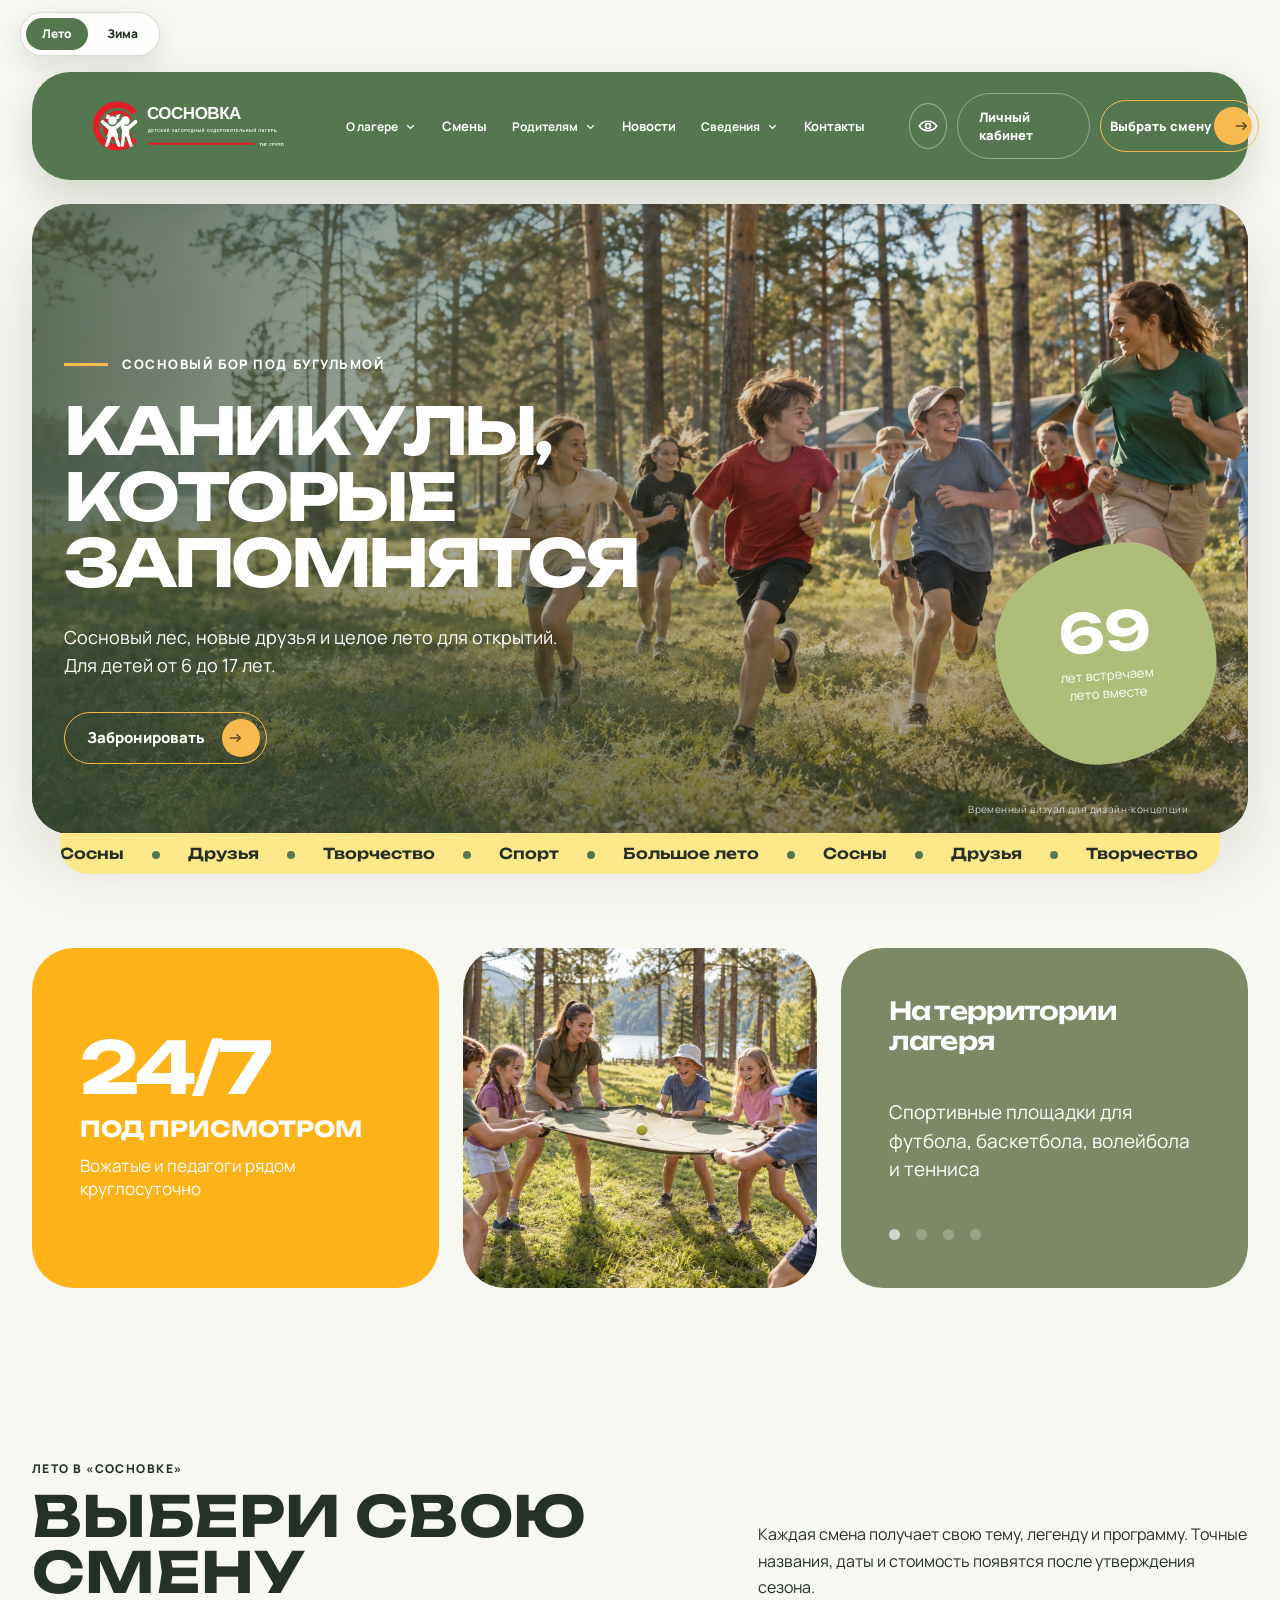
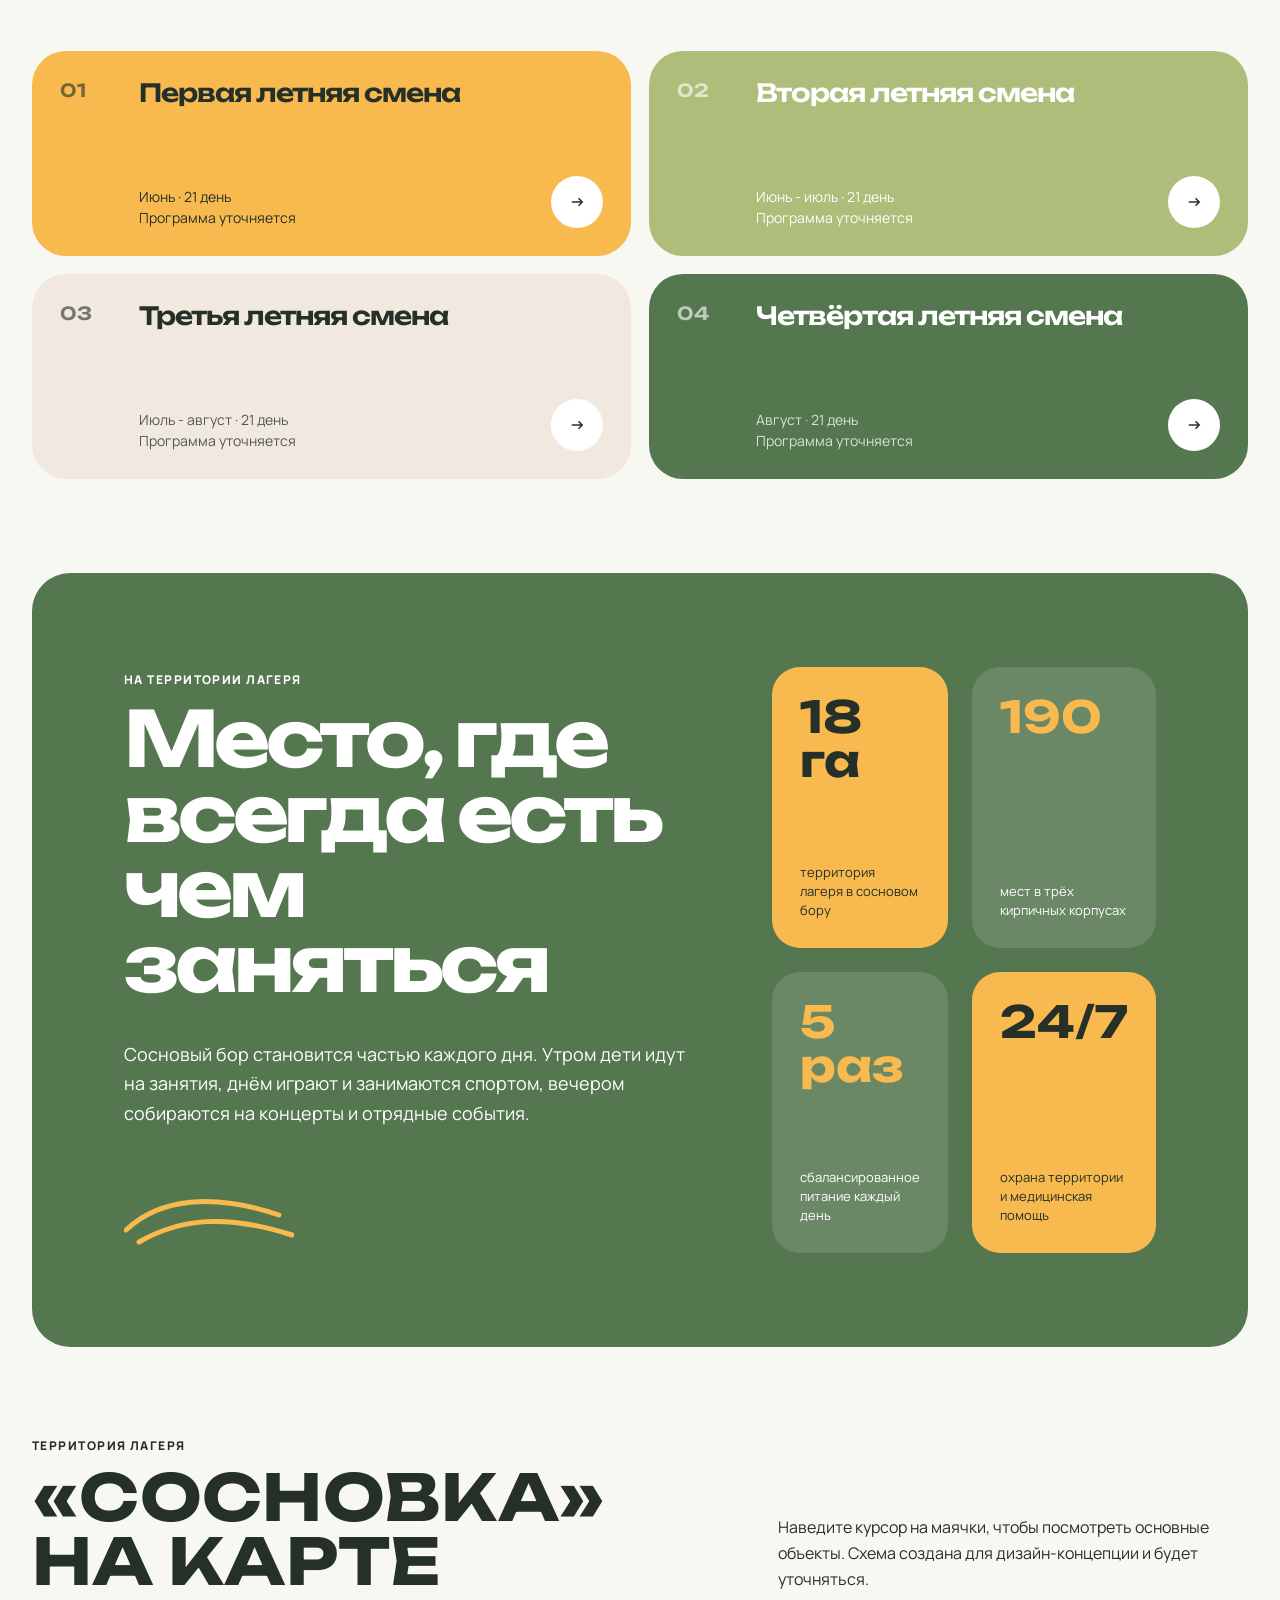
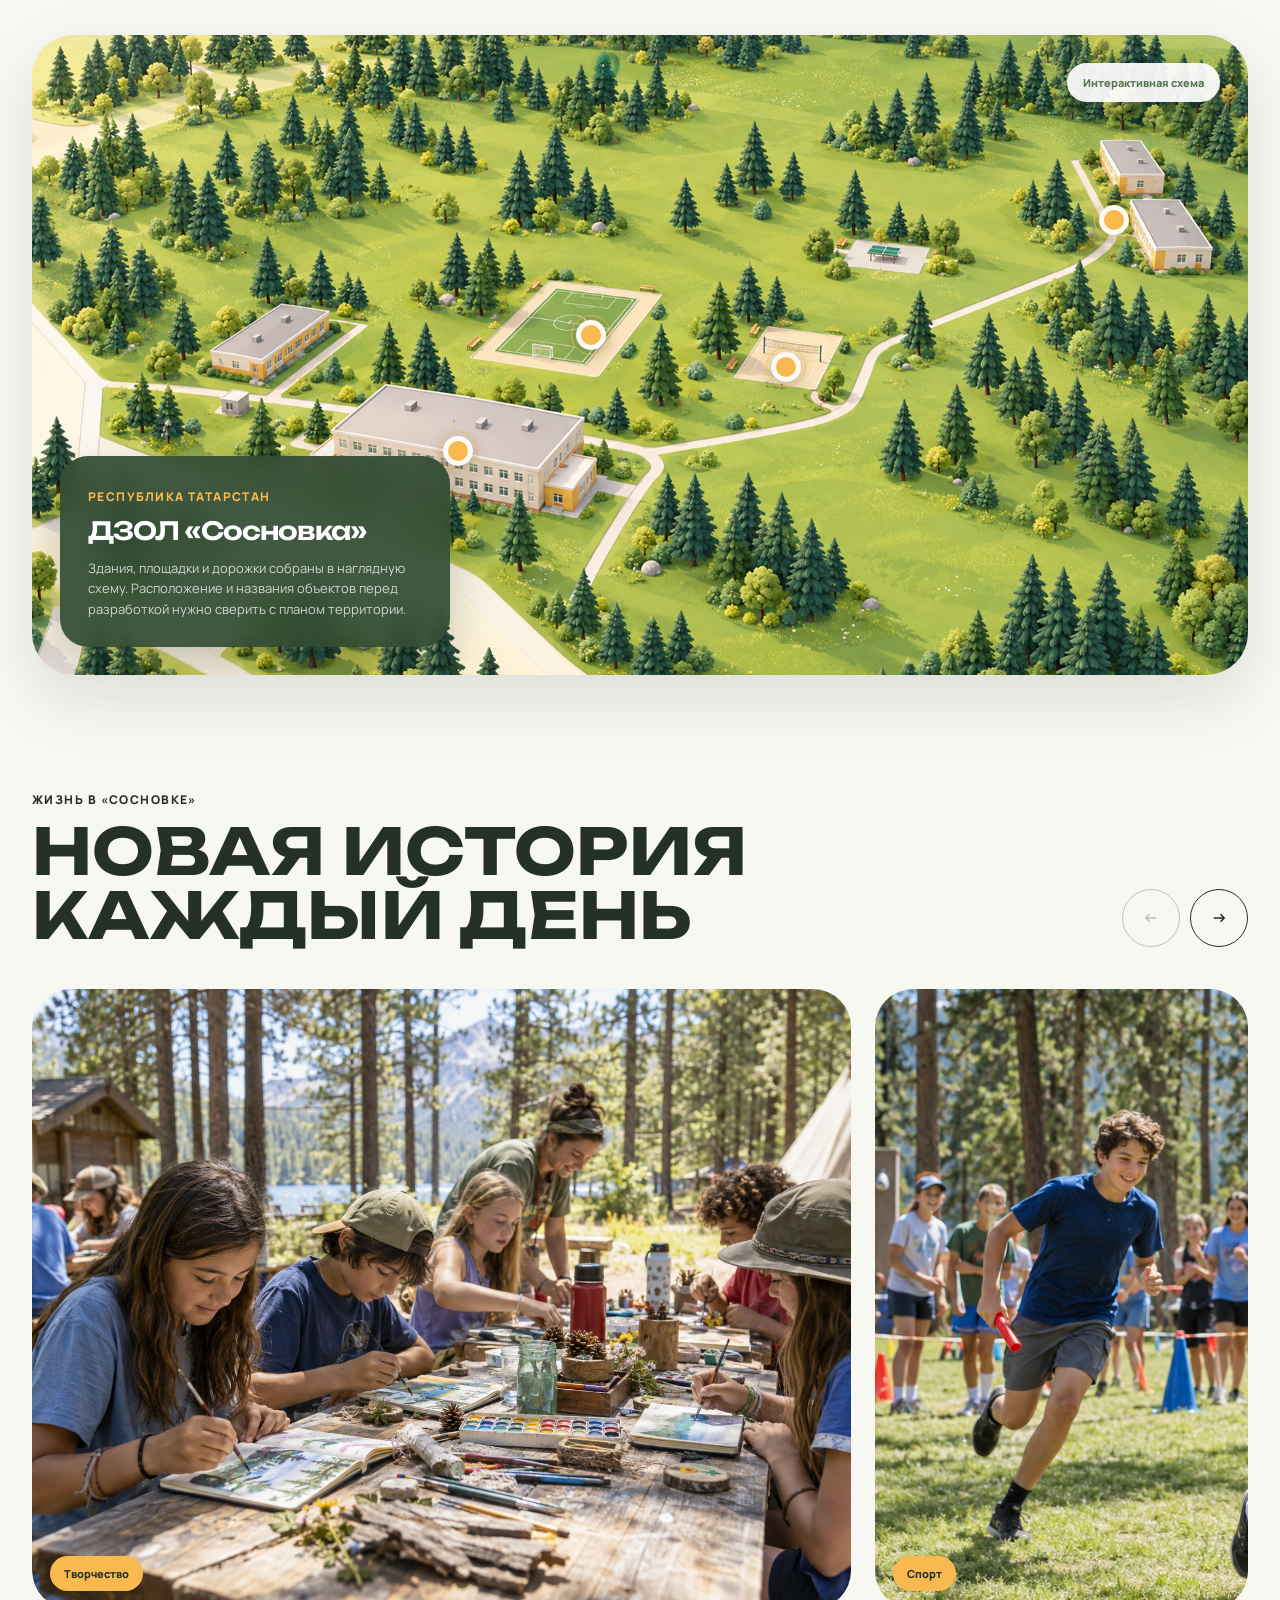
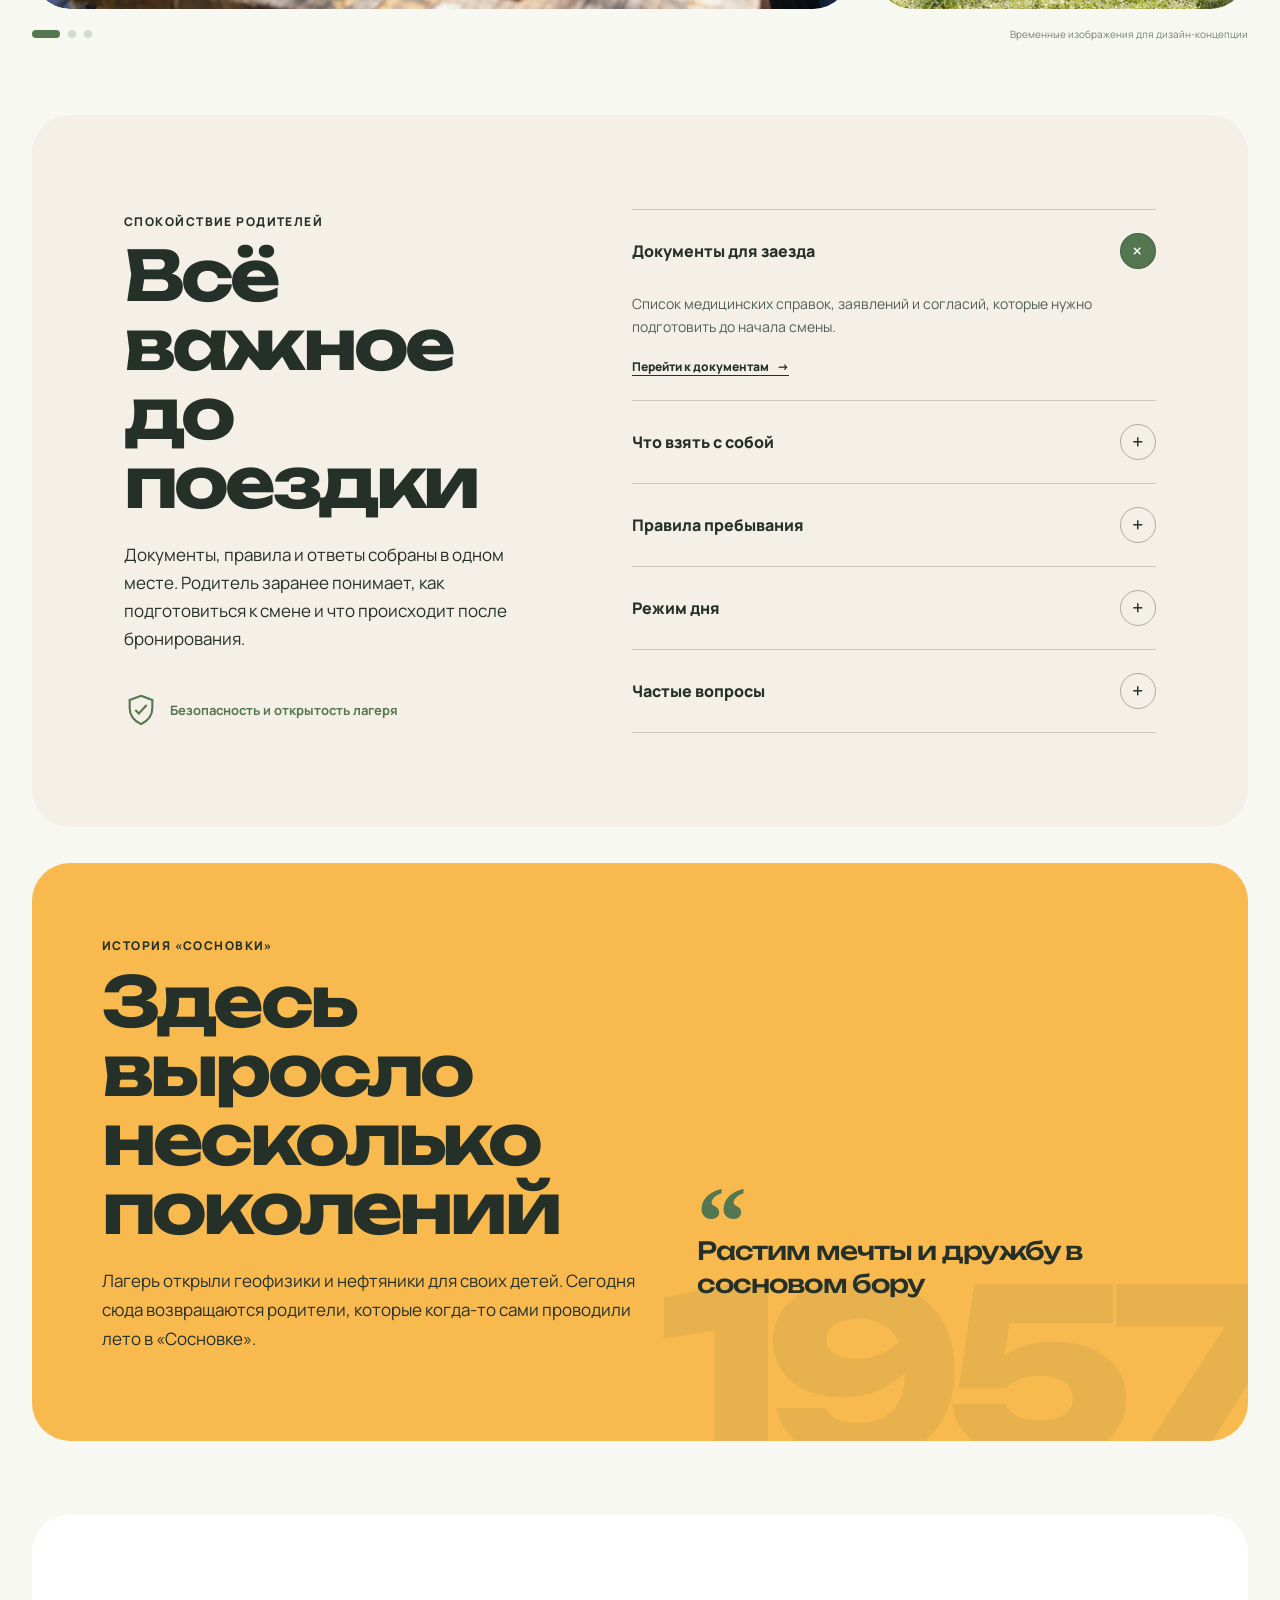
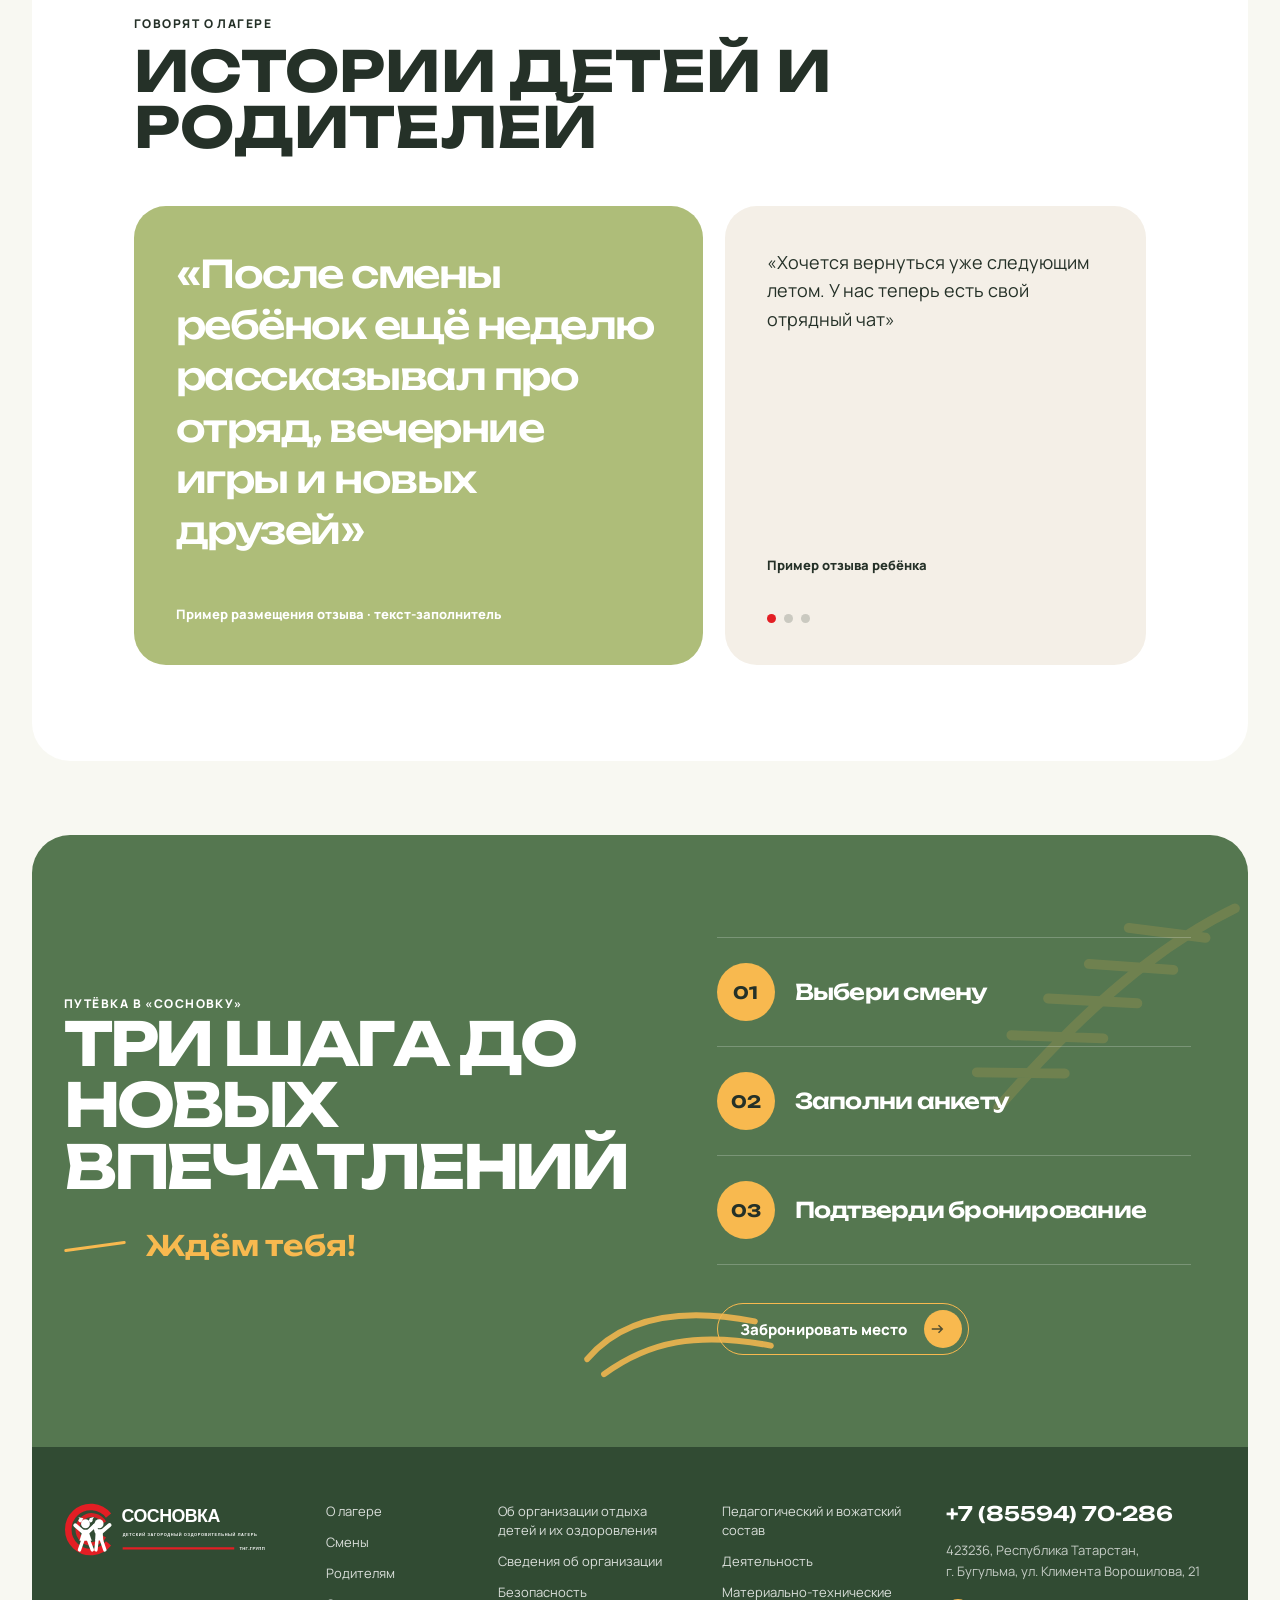
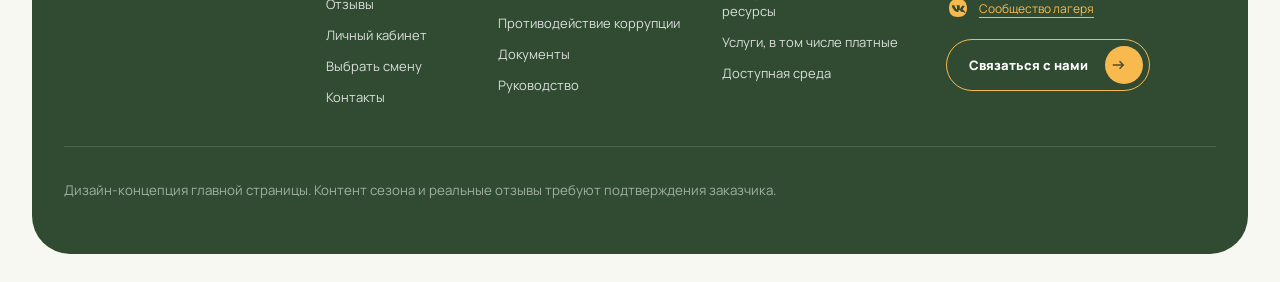
<file: index.html>
<!doctype html>
<html lang="ru">
<head>
  <meta charset="utf-8">
  <meta name="viewport" content="width=device-width, initial-scale=1">
  <meta name="description" content="Дизайн-концепция главной страницы ДЗОЛ Сосновка">
  <title>ДЗОЛ «Сосновка» - концепция по референсу</title>
  <link rel="preconnect" href="https://fonts.googleapis.com">
  <link rel="preconnect" href="https://fonts.gstatic.com" crossorigin>
  <link href="https://fonts.googleapis.com/css2?family=Manrope:wght@400;500;600;700;800&family=Unbounded:wght@500;600;700;800&display=swap" rel="stylesheet">
  <style>
    :root{--red:#e31e24;--yellow:#ffd52f;--green:#0d4b36;--mint:#dff47f;--sky:#bce7ff;--ink:#10221b;--paper:#fffdf4;--white:#fff;--line:rgba(16,34,27,.16)}
    *{box-sizing:border-box} html{scroll-behavior:smooth} body{margin:0;background:var(--paper);color:var(--ink);font-family:Manrope,Arial,sans-serif;overflow-x:hidden} a{color:inherit} button{font:inherit} img{display:block;width:100%} .wrap{width:min(1240px,calc(100% - 48px));margin:auto}.display{font-family:Unbounded,Arial,sans-serif;letter-spacing:-.055em}.eyebrow{font-weight:800;text-transform:uppercase;letter-spacing:.12em;font-size:12px}.arrow{width:18px;height:18px;fill:none;stroke:currentColor;stroke-width:2}
    .header{position:absolute;z-index:10;top:0;left:0;width:100%;color:white}.header-inner{height:96px;display:flex;align-items:center;gap:34px}.logo{display:flex;align-items:center;gap:12px;text-decoration:none;min-width:210px}.logo-mark{width:54px;height:54px;border-radius:50%;background:var(--yellow);display:grid;place-items:center;color:var(--green);font:800 22px/1 Unbounded}.logo-text strong{display:block;font-size:17px}.logo-text span{display:block;font-size:11px;opacity:.78;margin-top:2px}.nav{display:flex;gap:25px;margin-left:auto}.nav a{text-decoration:none;font-size:13px;font-weight:700}.header-actions{display:flex;align-items:center;gap:10px}.ghost,.primary{display:inline-flex;align-items:center;justify-content:center;gap:9px;border-radius:999px;text-decoration:none;font-weight:800;font-size:13px;padding:14px 21px;border:1px solid rgba(255,255,255,.36)}.primary{background:var(--yellow);color:var(--ink);border-color:var(--yellow)}.menu{display:none;border:0;background:white;color:var(--ink);border-radius:50%;width:46px;height:46px}
    .hero{min-height:810px;position:relative;background:var(--green);color:white;display:flex;align-items:flex-end;overflow:hidden}.hero-bg{position:absolute;inset:0;background:url('assets/hero-concept.png') center/cover no-repeat}.hero-bg:after{content:"";position:absolute;inset:0;background:linear-gradient(90deg,rgba(8,40,28,.95) 0%,rgba(8,40,28,.76) 31%,rgba(8,40,28,.08) 66%),linear-gradient(0deg,rgba(8,40,28,.5),transparent 44%)}.hero-content{position:relative;z-index:2;padding:175px 0 72px;display:grid;grid-template-columns:1.2fr .8fr;align-items:end}.hero-copy{max-width:760px}.hero-kicker{display:flex;align-items:center;gap:14px;margin-bottom:25px}.hero-kicker:before{content:"";width:44px;height:3px;background:var(--yellow)}h1{font-size:clamp(54px,7.2vw,108px);line-height:.92;margin:0}.hero-lead{font-size:18px;line-height:1.55;max-width:540px;margin:28px 0 32px}.hero-cta{display:flex;align-items:center;gap:15px}.hero-cta .primary{padding:18px 26px;font-size:15px}.round-play{width:58px;height:58px;border:1px solid rgba(255,255,255,.5);border-radius:50%;display:grid;place-items:center;background:rgba(255,255,255,.08);color:white}.hero-fact{justify-self:end;width:220px;height:220px;border-radius:50%;background:var(--red);display:grid;place-content:center;text-align:center;transform:rotate(6deg);box-shadow:0 20px 60px rgba(0,0,0,.2)}.hero-fact strong{font:700 54px/1 Unbounded}.hero-fact span{font-size:13px;line-height:1.35;margin-top:8px}.concept-note{position:absolute;right:22px;bottom:14px;z-index:2;color:rgba(255,255,255,.72);font-size:10px;letter-spacing:.04em}
    .marquee{overflow:hidden;background:var(--yellow);border-bottom:1px solid var(--ink);border-top:1px solid var(--ink)}.marquee-track{display:flex;width:max-content;animation:move 28s linear infinite;padding:16px 0}.marquee span{font:600 18px/1 Unbounded;white-space:nowrap}.marquee i{display:inline-block;width:12px;height:12px;border-radius:50%;background:var(--red);margin:0 28px}@keyframes move{to{transform:translateX(-50%)}}
    section{padding:112px 0}.section-head{display:grid;grid-template-columns:1fr 1fr;gap:40px;align-items:end;margin-bottom:50px}.section-head h2{font-size:clamp(38px,5vw,68px);line-height:1;margin:10px 0 0}.section-head p{max-width:490px;justify-self:end;font-size:16px;line-height:1.65;margin:0}
    .photo-story{padding:0;background:var(--red);position:relative;overflow:hidden}.photo-story:before{content:"";position:absolute;inset:0;background-image:radial-gradient(circle,var(--yellow) 0 4px,transparent 5px);background-size:42px 42px;opacity:.18}.photo-grid{height:720px;display:grid;grid-template-columns:1.1fr .72fr .9fr;grid-template-rows:1fr 1fr;gap:14px;padding:14px 0;position:relative}.photo{position:relative;overflow:hidden;border-radius:28px;background:var(--green)}.photo img{height:100%;object-fit:cover;transition:transform .7s ease}.photo:hover img{transform:scale(1.035)}.photo-a{grid-row:1/3}.photo-b{grid-row:1/3}.photo-c{grid-column:3}.photo-poster{grid-column:3;background:var(--yellow);color:var(--ink);display:flex;flex-direction:column;justify-content:space-between;padding:30px}.photo-poster strong{font:700 clamp(30px,3vw,46px)/1 Unbounded;letter-spacing:-.05em}.photo-poster span{font-size:12px;font-weight:800;text-transform:uppercase;letter-spacing:.1em}.photo-label{position:absolute;left:18px;bottom:18px;background:white;color:var(--ink);border-radius:999px;padding:10px 14px;font-size:11px;font-weight:800}.photo-note{position:absolute;left:22px;bottom:22px;color:rgba(255,255,255,.75);font-size:10px;z-index:2}
    .shifts{background-color:var(--paper);background-image:linear-gradient(rgba(13,75,54,.055) 1px,transparent 1px),linear-gradient(90deg,rgba(13,75,54,.055) 1px,transparent 1px);background-size:46px 46px}.shift-list{border-top:2px solid var(--ink);background:rgba(255,253,244,.86);backdrop-filter:blur(8px)}.shift{display:grid;grid-template-columns:90px 1.1fr .9fr auto;gap:25px;align-items:center;padding:31px 8px;border-bottom:1px solid var(--line);text-decoration:none;transition:.25s}.shift:hover{background:var(--yellow);padding-left:22px;padding-right:22px}.shift-num{font:600 18px Unbounded;color:var(--red)}.shift-title{font:600 clamp(23px,3vw,38px)/1.12 Unbounded;letter-spacing:-.04em}.shift-date{font-size:14px;line-height:1.5}.shift-go{width:52px;height:52px;border:1px solid var(--ink);border-radius:50%;display:grid;place-items:center}.shift.placeholder .shift-title{opacity:.55}.shift.placeholder .shift-date{color:#52635b}
    .life{background:var(--green);color:white;position:relative;overflow:hidden}.life:before{content:"";position:absolute;width:620px;height:620px;border-radius:50%;background:var(--sky);right:-250px;top:-300px;opacity:.1}.life-grid{display:grid;grid-template-columns:1.2fr .8fr;gap:72px}.life h2{font-size:clamp(46px,6vw,82px);line-height:.98;margin:12px 0 38px}.life-copy{font-size:18px;line-height:1.65;max-width:600px}.facts{display:grid;grid-template-columns:1fr 1fr;border-top:1px solid rgba(255,255,255,.25);border-left:1px solid rgba(255,255,255,.25)}.fact{min-height:190px;padding:28px;border-right:1px solid rgba(255,255,255,.25);border-bottom:1px solid rgba(255,255,255,.25);display:flex;flex-direction:column;justify-content:space-between}.fact strong{font:700 44px/1 Unbounded;color:var(--yellow)}.fact span{font-size:13px;line-height:1.45;max-width:170px}.scribble{margin-top:45px;width:170px;height:56px;color:var(--yellow)}
    .parents{background-color:var(--sky);background-image:radial-gradient(circle at 12% 18%,rgba(255,255,255,.78) 0 3px,transparent 4px),radial-gradient(circle at 72% 62%,rgba(227,30,36,.17) 0 4px,transparent 5px);background-size:58px 58px,84px 84px}.parents-grid{display:grid;grid-template-columns:.9fr 1.1fr;gap:80px;align-items:start}.parents h2{font-size:clamp(42px,5.4vw,76px);line-height:1;margin:10px 0 24px}.parents-intro{font-size:17px;line-height:1.65;max-width:490px}.parent-link{display:flex;align-items:center;justify-content:space-between;text-decoration:none;padding:23px 0;border-top:1px solid rgba(16,34,27,.28);font-weight:800}.parent-link:last-child{border-bottom:1px solid rgba(16,34,27,.28)}.parent-link em{font-style:normal;font-size:12px;font-weight:600;opacity:.6}.parent-link:hover span{text-decoration:underline}.trust{margin-top:40px;display:flex;gap:12px;align-items:center;font-size:13px;font-weight:700}.trust svg{width:34px;height:34px}
    .story{padding-bottom:40px}.story-card{background:var(--red);color:white;border-radius:42px;padding:70px;display:grid;grid-template-columns:1fr .9fr;gap:60px;position:relative;overflow:hidden}.story-card:after{content:"1957";position:absolute;right:-24px;bottom:-45px;font:800 clamp(110px,18vw,240px)/1 Unbounded;color:rgba(255,255,255,.1);letter-spacing:-.08em}.story h2{font-size:clamp(42px,5.4vw,74px);line-height:1;margin:12px 0 24px}.story p{font-size:17px;line-height:1.7;max-width:560px}.story-quote{align-self:end;position:relative;z-index:1;font:500 25px/1.35 Unbounded;letter-spacing:-.035em;padding-bottom:70px}.story-quote:before{content:"“";font:800 100px/1 Georgia;color:var(--yellow);display:block;height:62px}
    .reviews{padding-bottom:112px}.reviews-row{display:grid;grid-template-columns:1.15fr .85fr;gap:22px}.review-main,.review-side{padding:42px;border:1px solid var(--ink);border-radius:32px}.review-main{background:var(--yellow)}.review-text{font:500 clamp(24px,3vw,38px)/1.35 Unbounded;letter-spacing:-.04em;margin:0 0 50px}.review-author{font-size:13px;font-weight:800}.review-side{display:flex;flex-direction:column;justify-content:space-between;background:white}.review-side p{font-size:18px;line-height:1.6;margin:0}.review-side .dots{display:flex;gap:8px;margin-top:40px}.review-side .dots i{width:9px;height:9px;border-radius:50%;background:var(--ink);opacity:.2}.review-side .dots i:first-child{opacity:1;background:var(--red)}
    .final{background:var(--yellow);padding:90px 0}.final-inner{display:grid;grid-template-columns:1fr auto;gap:40px;align-items:center}.final h2{font-size:clamp(42px,6vw,82px);line-height:.98;margin:0;max-width:900px}.final .primary{background:var(--red);color:white;border:0;padding:20px 28px;font-size:15px}.footer{background:var(--ink);color:white;padding:55px 0}.footer-grid{display:grid;grid-template-columns:1fr auto;gap:40px}.footer-nav{display:flex;gap:24px;flex-wrap:wrap}.footer-nav a{font-size:13px;text-decoration:none}.footer small{display:block;margin-top:40px;color:rgba(255,255,255,.55)}
    @media(max-width:900px){.nav,.ghost{display:none}.menu{display:grid;place-items:center;margin-left:auto}.header-actions{margin-left:auto}.header-inner{height:80px}.hero{min-height:760px}.hero-content{grid-template-columns:1fr;padding-top:150px}.hero-fact{width:145px;height:145px;position:absolute;right:0;bottom:60px}.hero-fact strong{font-size:38px}.hero-fact span{font-size:10px}.photo-grid{height:860px;grid-template-columns:1fr 1fr;grid-template-rows:1.15fr .85fr}.photo-a{grid-row:1;grid-column:1/3}.photo-b{grid-row:2;grid-column:1}.photo-c{display:none}.photo-poster{grid-row:2;grid-column:2}.section-head,.life-grid,.parents-grid,.story-card,.reviews-row{grid-template-columns:1fr}.section-head p{justify-self:start}.life-grid,.parents-grid{gap:48px}.shift{grid-template-columns:52px 1fr auto}.shift-date{grid-column:2}.story-card{padding:42px}.story-quote{padding-bottom:90px}.final-inner{grid-template-columns:1fr;align-items:start}.final .primary{justify-self:start}}
    @media(max-width:620px){.wrap{width:min(100% - 28px,1240px)}.logo{min-width:0}.logo-mark{width:46px;height:46px;font-size:18px}.logo-text span{display:none}.header-actions .primary{display:none}h1{font-size:47px}.hero{min-height:720px}.hero-bg{background-position:62% center}.hero-bg:after{background:linear-gradient(0deg,rgba(8,40,28,.94) 0%,rgba(8,40,28,.5) 68%,rgba(8,40,28,.25))}.hero-content{padding-bottom:44px}.hero-lead{font-size:16px;max-width:330px}.hero-fact{display:none}.round-play{width:54px;height:54px}.concept-note{right:14px;bottom:8px}.photo-grid{height:690px;grid-template-columns:1fr;grid-template-rows:1.15fr .85fr;padding:10px 0;gap:10px}.photo-a{grid-row:1;grid-column:1}.photo-b{grid-row:2;grid-column:1}.photo-poster{position:absolute;right:10px;bottom:28px;width:155px;height:155px;border-radius:50%;padding:24px;z-index:2}.photo-poster strong{font-size:24px}.photo-poster span{font-size:9px}.photo-note{left:14px;bottom:12px}section{padding:78px 0}.section-head{margin-bottom:34px}.shift{grid-template-columns:42px 1fr auto;gap:12px;padding:24px 0}.shift-title{font-size:22px}.shift-date{font-size:12px}.shift-go{width:42px;height:42px}.facts{grid-template-columns:1fr}.fact{min-height:142px}.parents-grid{gap:38px}.story-card{border-radius:25px;padding:32px 24px}.story-quote{font-size:21px}.review-main,.review-side{padding:28px;border-radius:24px}.footer-grid{grid-template-columns:1fr}.footer-nav{flex-direction:column;gap:14px}}
    .display,.shift-title,.booking-step strong,.primary,.nav a,.dropdown-menu a{overflow-wrap:normal;word-break:normal;hyphens:none}.dancing-word{display:inline-block;white-space:nowrap}
    @media(prefers-reduced-motion:reduce){html{scroll-behavior:auto}.marquee-track,.dancing-letter,.quantum-particle{animation:none!important}.header,.header-inner,.preloader{transition:none}}

    /* Адаптация визуального языка референса OML */
    :root{--red:#e31e24;--yellow:#f8b94f;--green:#557750;--mint:#aebd79;--sky:#dcebd1;--ink:#253128;--paper:#fbfaf4;--line:rgba(37,49,40,.14);--content:1560px;--frame:1680px;--page-gap:64px;--grid-gap:24px}
    body{background:#f8f8f2}body.is-loading{overflow:hidden}
    main{padding-top:150px}.wrap{width:min(var(--content),calc(100% - var(--page-gap)));margin:auto}.header{position:fixed;top:18px;transition:top .35s ease}.header-inner{width:min(var(--frame),calc(100% - var(--page-gap)));height:108px;padding:0 60px;background:var(--green);border-radius:38px;box-shadow:0 16px 42px rgba(43,61,42,.18);transition:background-color .35s ease,border-radius .35s ease,box-shadow .35s ease,backdrop-filter .35s ease}.header.is-scrolled{top:0}.header.is-scrolled .header-inner{background:rgba(85,119,80,.45);border-radius:0 0 30px 30px;box-shadow:0 12px 36px rgba(43,61,42,.12);backdrop-filter:blur(18px);-webkit-backdrop-filter:blur(18px)}.logo-mark{background:white;color:var(--green);border-radius:8px}.header-actions .primary{background:var(--yellow);border-color:var(--yellow)}
    .hero{width:min(var(--frame),calc(100% - var(--page-gap)));margin:0 auto;min-height:clamp(630px,42.2vw,810px);padding:0;border-radius:38px;overflow:hidden;box-shadow:0 28px 70px rgba(65,86,61,.16)}.hero-bg:after{background:linear-gradient(90deg,rgba(51,70,48,.79),rgba(51,70,48,.12) 66%),linear-gradient(0deg,rgba(25,38,28,.52),transparent 48%)}.hero-content{padding:135px 0 54px}.hero-kicker{font-size:13px}.hero-kicker:before{background:var(--yellow)}h1{font-size:clamp(52px,5.1vw,98px);line-height:1.01;letter-spacing:-.035em;text-transform:uppercase}.dancing-letter{display:inline-block;transform-origin:50% 80%;will-change:transform;cursor:default}.dancing-letter:hover,.dancing-letter.is-dancing{animation:dance-a .72s cubic-bezier(.2,.8,.2,1) both;animation-delay:var(--dance-delay,0ms)}.dancing-letter:nth-child(3n+2):hover,.dancing-letter:nth-child(3n+2).is-dancing{animation-name:dance-b}.dancing-letter:nth-child(3n):hover,.dancing-letter:nth-child(3n).is-dancing{animation-name:dance-c}@keyframes dance-a{0%,100%{transform:translate(0) rotate(0)}35%{transform:translateY(-.22em) rotate(-8deg)}68%{transform:translateY(.04em) rotate(5deg)}}@keyframes dance-b{0%,100%{transform:translate(0) scale(1)}32%{transform:translate(.08em,-.14em) rotate(9deg) scale(1.08,.94)}70%{transform:translate(-.04em,.03em) rotate(-5deg) scale(.97,1.04)}}@keyframes dance-c{0%,100%{transform:translate(0) rotate(0)}28%{transform:translate(-.07em,-.18em) rotate(-6deg)}58%{transform:translate(.08em,-.02em) rotate(7deg)}82%{transform:translate(-.02em,.02em) rotate(-2deg)}}.hero-lead{max-width:540px}.hero-cta .primary{background:var(--yellow);border-color:var(--yellow)}.hero-fact{background:var(--mint);color:white;border-radius:62% 38% 55% 45%/44% 54% 46% 56%;transform:rotate(-4deg)}.concept-note{right:60px;bottom:18px}
    .marquee{width:min(var(--content),calc(100% - 120px));margin:-1px auto 0;border:0;border-radius:0 0 28px 28px;background:#ffe889;position:relative;z-index:3}.marquee-track{padding:13px 0}.marquee span{font-size:15px}.marquee i{background:var(--green);width:8px;height:8px}
    .photo-story{width:min(var(--content),calc(100% - var(--page-gap)));margin:78px auto 0;border-radius:38px;background:transparent}.photo-story:before{display:none}.photo-grid{height:clamp(590px,37.5vw,720px);padding:0;gap:var(--grid-gap);grid-template-columns:1.05fr .72fr .9fr}.photo{border-radius:34px}.photo-poster{background:var(--mint);color:white}.photo-poster strong{font-size:38px}.photo-label{background:var(--yellow)}.photo-note{color:#738071;left:16px;bottom:-22px}
    section{padding:94px 0}.section-head h2{font-size:clamp(38px,4.4vw,62px);text-transform:uppercase;letter-spacing:.005em}.shifts{margin-top:72px;background:transparent}.shift-list{display:grid;grid-template-columns:repeat(2,1fr);gap:18px;border:0;background:transparent;backdrop-filter:none}.shift{min-height:205px;display:grid;grid-template-columns:54px 1fr auto;grid-template-rows:auto 1fr;padding:28px;border:0;border-radius:34px;background:#f4efe7;align-items:start}.shift:nth-child(1){background:var(--yellow)}.shift:nth-child(2){background:var(--mint);color:white}.shift:nth-child(3){background:#f1e9df}.shift:nth-child(4){background:var(--green);color:white}.shift:hover{padding:28px;transform:translateY(-5px);box-shadow:0 20px 38px rgba(60,75,55,.13)}.shift-title{font-size:25px;align-self:center}.shift-date{grid-row:2;grid-column:2;align-self:end}.shift-go{grid-row:1/3;grid-column:3;align-self:end;background:white;color:var(--ink);border:0}.shift-num{color:currentColor;opacity:.62}.shift.placeholder .shift-title{opacity:1}.shift.placeholder .shift-date{color:inherit;opacity:.78}
    .life{width:min(var(--content),calc(100% - var(--page-gap)));margin:0 auto 74px;border-radius:38px;background:var(--green)}.life:before{display:none}.life-grid{padding:0 60px}.facts{border:0;gap:var(--grid-gap)}.fact{border:0!important;border-radius:28px;background:rgba(255,255,255,.12);min-height:174px}.fact:nth-child(1),.fact:nth-child(4){background:var(--yellow);color:var(--ink)}.fact:nth-child(1) strong,.fact:nth-child(4) strong{color:var(--ink)}
    .parents{width:min(var(--content),calc(100% - var(--page-gap)));margin:0 auto 36px;border-radius:38px;background:#f4efe7}.parents-grid{padding:0 60px}.parent-link{border-color:rgba(37,49,40,.18)}.trust{color:var(--green)}
    .safety-showcase{margin-top:74px}.story{padding:0 0 74px}.story-card{background:var(--yellow);color:var(--ink);border-radius:38px}.story-card:after{color:rgba(85,119,80,.1)}.story-quote:before{color:var(--green)}
    .reviews{width:min(var(--content),calc(100% - var(--page-gap)));margin:auto;background:white;border-radius:38px;padding:96px 70px}.review-main{background:var(--mint);color:white;border:0}.review-side{border:0;background:#f4efe7}.final{width:min(var(--frame),calc(100% - var(--page-gap)));margin:74px auto 0;padding:92px 0;border-radius:38px 38px 0 0;background:var(--green);color:white;overflow:hidden}.final-inner{position:relative;grid-template-columns:1.05fr .95fr;gap:90px;align-items:center}.final-copy{position:relative;z-index:2}.final h2{max-width:790px;margin:0;font-size:clamp(45px,4.7vw,80px);line-height:1.02;text-transform:uppercase}.final-welcome{display:flex;align-items:center;gap:20px;margin:34px 0 30px;font:600 clamp(24px,2.2vw,36px)/1.1 Unbounded;color:var(--yellow)}.final-welcome::before{content:"";width:62px;height:3px;border-radius:999px;background:var(--yellow);transform:rotate(-8deg)}.final .primary{background:var(--yellow);color:var(--ink)}.booking-steps{position:relative;z-index:2;display:grid;gap:0;padding:10px 0}.booking-step{display:grid;grid-template-columns:58px 1fr;gap:20px;align-items:center;padding:25px 0;border-bottom:1px solid rgba(255,255,255,.22)}.booking-step:first-child{border-top:1px solid rgba(255,255,255,.22)}.booking-step span{width:58px;height:58px;display:grid;place-items:center;border-radius:50%;background:var(--yellow);color:var(--ink);font:700 17px/1 Unbounded}.booking-step strong{font:600 clamp(19px,1.7vw,27px)/1.2 Unbounded;letter-spacing:-.035em}.final-needles{position:absolute;z-index:1;right:-48px;top:-84px;width:330px;height:330px;color:var(--yellow);opacity:.16;transform:rotate(13deg)}.final-needle-mark{position:absolute;z-index:1;left:45%;bottom:-18px;width:190px;height:74px;color:var(--yellow);opacity:.85;transform:rotate(-7deg)}.footer{width:min(var(--frame),calc(100% - var(--page-gap)));margin:auto;border-radius:0 0 38px 38px;background:#314b33;margin-bottom:28px}.footer-grid{display:grid;grid-template-columns:220px minmax(130px,.7fr) minmax(180px,1fr) minmax(180px,1fr) 270px;gap:42px;align-items:start}.footer-menu{display:flex;flex-direction:column;align-items:flex-start;gap:12px}.footer-menu a{font-size:13px;line-height:1.45;text-decoration:none;color:rgba(255,255,255,.82);transition:color .2s,transform .2s}.footer-menu a:hover{color:var(--yellow);transform:translateX(4px)}.footer-contacts{display:flex;flex-direction:column;align-items:flex-start;gap:14px}.footer-contacts address{font-style:normal;font-size:13px;line-height:1.6;color:rgba(255,255,255,.72)}.footer-phone{font:600 20px/1.2 Unbounded;color:white;text-decoration:none}.footer-social{font-size:12px;color:var(--yellow);text-underline-offset:4px}.footer-contact-button{margin-top:5px;border:0}.footer small{padding-top:34px;border-top:1px solid rgba(255,255,255,.12)}
    .contact-modal{width:min(620px,calc(100% - 28px));padding:0;border:0;border-radius:32px;background:#f7f3e9;color:var(--ink);box-shadow:0 28px 90px rgba(17,34,22,.32)}.contact-modal::backdrop{background:rgba(16,34,22,.68);backdrop-filter:blur(8px)}.contact-modal-inner{position:relative;padding:44px}.contact-modal-close{position:absolute;right:20px;top:20px;width:44px;height:44px;border:1px solid rgba(26,43,30,.16);border-radius:50%;background:transparent;color:var(--ink);font-size:25px;line-height:1;cursor:pointer}.contact-modal h2{margin:8px 52px 12px 0;font:600 32px/1.12 Unbounded;letter-spacing:-.045em}.contact-modal-lead{margin:0 0 28px;color:#657064;line-height:1.55}.contact-form{display:grid;gap:16px}.contact-field{display:grid;gap:7px}.contact-field span{font-size:12px;font-weight:800}.contact-field input,.contact-field textarea{width:100%;padding:15px 17px;border:1px solid rgba(49,75,51,.2);border-radius:14px;background:white;color:var(--ink);font:inherit;outline:none;transition:border-color .2s,box-shadow .2s}.contact-field input:focus,.contact-field textarea:focus{border-color:var(--green);box-shadow:0 0 0 3px rgba(85,119,80,.12)}.contact-field textarea{min-height:120px;resize:vertical}.contact-consent{display:grid;grid-template-columns:20px 1fr;gap:10px;align-items:start;font-size:11px;line-height:1.5;color:#657064}.contact-consent input{width:18px;height:18px;margin:1px 0 0;accent-color:var(--green)}.contact-consent a{color:var(--green);text-underline-offset:3px}.contact-submit{justify-self:start;border:0}.contact-success{display:none;margin:0;padding:14px 16px;border-radius:14px;background:#e5efdf;color:var(--green);font-size:13px;font-weight:700}.contact-form.is-sent .contact-success{display:block}
    .scroll-top{position:fixed;z-index:20;right:max(28px,calc((100vw - var(--frame))/2 + 28px));bottom:28px;width:58px;height:58px;border:0;border-radius:50%;display:grid;place-items:center;background:var(--yellow);color:var(--ink);box-shadow:0 14px 34px rgba(37,49,40,.22);cursor:pointer;opacity:0;visibility:hidden;transform:translateY(14px);transition:opacity .25s,visibility .25s,transform .25s,background .2s}.scroll-top.is-visible{opacity:1;visibility:visible;transform:translateY(0)}.scroll-top:hover{background:#ffd478}.scroll-top svg{width:22px;height:22px;fill:none;stroke:currentColor;stroke-width:2.2}
    .primary.arrow-fill{position:relative;isolation:isolate;overflow:hidden;min-height:50px;padding:6px 7px 6px 22px;gap:16px;background:transparent;color:white;border:1px solid var(--yellow);transition:color .42s ease,border-color .42s ease,transform .2s ease}.primary.arrow-fill:before{content:"";position:absolute;z-index:-1;right:6px;top:50%;width:38px;height:38px;border-radius:50%;background:var(--yellow);transform:translateY(-50%) scale(1);transition:transform .55s cubic-bezier(.65,0,.35,1)}.primary.arrow-fill .button-label{position:relative;z-index:2;white-space:nowrap}.primary.arrow-fill .button-arrow{position:relative;z-index:2;width:38px;height:38px;display:grid;place-items:center;color:var(--ink);flex:0 0 38px}.primary.arrow-fill .button-arrow svg{width:18px;height:18px;transform:translateX(-5px);opacity:.78;transition:transform .42s cubic-bezier(.2,.8,.2,1),opacity .42s ease}.primary.arrow-fill:hover,.primary.arrow-fill:focus-visible{color:var(--ink);border-color:var(--yellow)}.primary.arrow-fill:hover:before,.primary.arrow-fill:focus-visible:before{transform:translateY(-50%) scale(12)}.primary.arrow-fill:hover .button-arrow svg,.primary.arrow-fill:focus-visible .button-arrow svg{transform:translateX(0);opacity:1}.primary.arrow-fill:active{transform:scale(.98)}
    .preloader{position:fixed;z-index:100;inset:0;display:grid;place-items:center;background:#fff;transition:opacity .65s ease,visibility .65s ease}.preloader.is-hidden{opacity:0;visibility:hidden;pointer-events:none}.quantum-loader{min-height:240px;display:flex;align-items:center;justify-content:center;overflow:hidden}.quantum-cloud{position:relative;isolation:isolate;display:flex;width:176px;height:96px;align-items:center;justify-content:center;transform:scale(1.5)}.quantum-particle{position:absolute;border-radius:50%;will-change:transform,opacity}.quantum-red{z-index:30;width:16px;height:16px;background:#f87171;box-shadow:0 0 12px rgba(248,113,113,.75),0 0 24px rgba(248,113,113,.3);animation:quantum-red 3.8s cubic-bezier(.37,0,.63,1) infinite}.quantum-blue{z-index:10;width:24px;height:24px;background:#60a5fa;box-shadow:0 0 16px rgba(96,165,250,.7),0 0 30px rgba(96,165,250,.25);animation:quantum-blue 5.6s cubic-bezier(.37,0,.63,1) infinite}.quantum-yellow{z-index:40;width:20px;height:20px;background:#facc15;box-shadow:0 0 14px rgba(250,204,21,.75),0 0 26px rgba(250,204,21,.3);animation:quantum-yellow 3.1s cubic-bezier(.37,0,.63,1) infinite}.quantum-green{z-index:0;width:14px;height:14px;background:#4ade80;box-shadow:0 0 12px rgba(74,222,128,.75),0 0 24px rgba(74,222,128,.3);animation:quantum-green 6.4s cubic-bezier(.37,0,.63,1) infinite alternate}@keyframes quantum-red{0%{transform:translate3d(-46px,7px,0) scale(.72);opacity:.45}25%{transform:translate3d(-23px,-7px,0) scale(.95);opacity:.78}50%{transform:translate3d(46px,0,0) scale(1.18);opacity:1}75%{transform:translate3d(23px,7px,0) scale(.95);opacity:.78}100%{transform:translate3d(-46px,7px,0) scale(.72);opacity:.45}}@keyframes quantum-blue{0%{transform:translate3d(38px,-4px,0) scale(1);opacity:.95}25%{transform:translate3d(19px,7px,0) scale(.88);opacity:.72}50%{transform:translate3d(-38px,3px,0) scale(.68);opacity:.42}75%{transform:translate3d(-19px,-7px,0) scale(.88);opacity:.72}100%{transform:translate3d(38px,-4px,0) scale(1);opacity:.95}}@keyframes quantum-yellow{0%{transform:translate3d(-27px,2px,0) scale(.82);opacity:.65}20%{transform:translate3d(-17px,-5px,0) scale(.94);opacity:.82}50%{transform:translate3d(27px,0,0) scale(1.08);opacity:1}80%{transform:translate3d(17px,5px,0) scale(.94);opacity:.82}100%{transform:translate3d(-27px,2px,0) scale(.82);opacity:.65}}@keyframes quantum-green{0%{transform:translate3d(64px,6px,0) scale(.52);opacity:.25}20%{transform:translate3d(43px,-5px,0) scale(.68);opacity:.45}50%{transform:translate3d(0,3px,0) scale(1);opacity:.9}80%{transform:translate3d(-43px,-5px,0) scale(.68);opacity:.45}100%{transform:translate3d(-64px,6px,0) scale(.52);opacity:.25}}
    .photo-story{width:min(var(--content),calc(100% - var(--page-gap)));margin:0 auto 74px;padding:18px 0 0;border-radius:0;overflow:visible}.photo-story>.wrap{width:100%}.gallery-head{display:grid;grid-template-columns:1fr auto;gap:40px;align-items:end;margin-bottom:42px}.gallery-head h2{max-width:980px;margin:10px 0 0;font-size:clamp(42px,5vw,74px);line-height:1;text-transform:uppercase;letter-spacing:.005em}.carousel-actions{display:flex;gap:10px}.carousel-button{width:58px;height:58px;border:1px solid var(--ink);border-radius:50%;display:grid;place-items:center;background:transparent;color:var(--ink);cursor:pointer;transition:background .2s,color .2s,transform .2s,opacity .2s}.carousel-button:hover{background:var(--green);color:white}.carousel-button:active{transform:scale(.95)}.carousel-button:disabled{opacity:.28;cursor:default;pointer-events:none}.carousel-viewport{overflow:hidden;border-radius:38px}.carousel-track{display:flex;gap:var(--grid-gap);transition:transform .65s cubic-bezier(.22,.8,.22,1);will-change:transform}.carousel-slide{position:relative;flex:0 0 calc(68% - 8px);height:620px;margin:0;overflow:hidden;border-radius:38px;background:var(--green)}.carousel-slide img{width:100%;height:100%;object-fit:cover;transition:transform .8s ease}.carousel-slide:hover img{transform:scale(1.025)}.carousel-footer{display:flex;align-items:center;justify-content:space-between;gap:24px;padding-top:18px;color:#738071;font-size:10px}.carousel-dots{display:flex;gap:8px}.carousel-dots button{width:8px;height:8px;padding:0;border:0;border-radius:50%;background:var(--green);opacity:.22;cursor:pointer;transition:width .25s,opacity .25s,border-radius .25s}.carousel-dots button.is-active{width:28px;border-radius:999px;opacity:1}
    .parents-accordion{border-top:1px solid rgba(37,49,40,.2)}.parent-item{border-bottom:1px solid rgba(37,49,40,.2)}.parent-item summary{list-style:none;display:grid;grid-template-columns:1fr auto;gap:24px;align-items:center;padding:23px 0;font-weight:800;cursor:pointer}.parent-item summary::-webkit-details-marker{display:none}.parent-item summary:after{content:"+";width:34px;height:34px;border:1px solid rgba(37,49,40,.35);border-radius:50%;display:grid;place-items:center;font-size:20px;font-weight:500;transition:transform .3s,background .3s,color .3s}.parent-item[open] summary:after{transform:rotate(45deg);background:var(--green);color:white}.parent-answer{padding:0 56px 24px 0}.parent-answer p{max-width:560px;margin:0 0 16px;font-size:14px;line-height:1.65;color:#526057}.parent-answer a{display:inline-flex;align-items:center;gap:8px;font-size:12px;font-weight:800;text-decoration:none;border-bottom:1px solid currentColor}.parent-answer a:after{content:"→"}.safety-showcase{width:min(var(--content),calc(100% - var(--page-gap)));margin:0 auto 74px;padding:0}.safety-grid{display:grid;grid-template-columns:1.08fr .94fr 1.08fr;gap:24px;height:340px}.safety-card{margin:0;border-radius:42px;overflow:hidden}.safety-watch{display:flex;flex-direction:column;justify-content:center;padding:48px;background:#ffb318;color:white}.safety-watch strong{font:700 clamp(58px,5.6vw,96px)/.9 Unbounded;letter-spacing:-.07em}.safety-watch b{margin-top:18px;font:700 22px/1 Unbounded;text-transform:uppercase}.safety-watch span{margin-top:14px;font-size:17px}.safety-photo img{height:100%;object-fit:cover}.territory-card{display:flex;flex-direction:column;padding:48px;background:#7d8964;color:white}.territory-card h3{margin:0;font:600 25px/1.2 Unbounded;letter-spacing:-.035em}.territory-slides{position:relative;flex:1;margin-top:42px}.territory-slide{position:absolute;inset:0;opacity:0;transform:translateY(8px);transition:opacity .35s,transform .35s;font-size:19px;line-height:1.5}.territory-slide.is-active{opacity:1;transform:translateY(0)}.territory-dots{display:flex;gap:16px}.territory-dots button{width:11px;height:11px;padding:0;border:0;border-radius:50%;background:white;opacity:.22;cursor:pointer}.territory-dots button.is-active{opacity:.65}
    .camp-map{width:min(var(--content),calc(100% - var(--page-gap)));margin:0 auto 94px;padding:12px 0 0}.map-head{display:grid;grid-template-columns:1fr 1fr;gap:40px;align-items:end;margin-bottom:42px}.map-head h2{max-width:900px;margin:10px 0 0;font-size:clamp(42px,5vw,74px);line-height:1;text-transform:uppercase;letter-spacing:.005em}.map-head p{max-width:470px;justify-self:end;margin:0;font-size:16px;line-height:1.65}.map-shell{position:relative;height:640px;overflow:hidden;border-radius:42px;background:#dcebd1;box-shadow:0 24px 64px rgba(53,72,51,.14)}.map-image{position:absolute;inset:0;width:100%;height:100%;object-fit:cover}.map-card{position:absolute;z-index:3;left:28px;bottom:28px;width:min(390px,calc(100% - 56px));padding:28px;border-radius:28px;background:rgba(49,75,51,.92);color:white;box-shadow:0 18px 44px rgba(27,43,29,.24);backdrop-filter:blur(14px)}.map-card .eyebrow{color:var(--yellow)}.map-card h3{margin:10px 0 12px;font:600 25px/1.2 Unbounded;letter-spacing:-.04em}.map-card p{margin:0;font-size:13px;line-height:1.55;color:rgba(255,255,255,.76)}.map-badge{position:absolute;z-index:3;right:28px;top:28px;padding:12px 16px;border-radius:999px;background:rgba(255,255,255,.92);color:var(--green);font-size:11px;font-weight:800;box-shadow:0 10px 28px rgba(37,49,40,.12)}.map-marker{position:absolute;z-index:4;left:var(--x);top:var(--y);width:30px;height:30px;padding:0;border:5px solid rgba(255,255,255,.92);border-radius:50%;background:var(--yellow);box-shadow:0 5px 18px rgba(39,63,41,.34);cursor:pointer;transform:translate(-50%,-50%);transition:transform .22s ease,background .22s ease}.map-marker::before{content:"";position:absolute;inset:-10px;border:1px solid rgba(248,185,79,.78);border-radius:50%;animation:mapPulse 2s ease-out infinite}.map-marker span{position:absolute;left:50%;bottom:calc(100% + 15px);width:max-content;max-width:210px;padding:10px 14px;border-radius:12px;background:rgba(42,68,45,.94);color:#fff;font-size:12px;font-weight:800;line-height:1.25;box-shadow:0 12px 28px rgba(27,43,29,.22);opacity:0;pointer-events:none;transform:translate(-50%,8px);transition:opacity .2s ease,transform .2s ease}.map-marker span::after{content:"";position:absolute;left:50%;top:100%;border:6px solid transparent;border-top-color:rgba(42,68,45,.94);transform:translateX(-50%)}.map-marker:hover,.map-marker:focus-visible{z-index:5;background:#fff;transform:translate(-50%,-50%) scale(1.16)}.map-marker:hover span,.map-marker:focus-visible span{opacity:1;transform:translate(-50%,0)}@keyframes mapPulse{0%{opacity:.9;transform:scale(.75)}70%,100%{opacity:0;transform:scale(1.7)}}
    .safety-showcase{margin-top:74px}.shift-preview{position:fixed;z-index:12;left:0;top:0;width:330px;height:220px;border-radius:28px;overflow:hidden;background:var(--green);box-shadow:0 24px 58px rgba(28,43,31,.3);pointer-events:none;opacity:0;scale:.86;transform:translate3d(-500px,-500px,0);transition:opacity .2s ease,scale .28s cubic-bezier(.2,.8,.2,1);will-change:transform}.shift-preview.is-visible{opacity:1;scale:1}.shift-preview img{height:100%;object-fit:cover}.shift-preview span{position:absolute;left:14px;bottom:14px;padding:9px 12px;border-radius:999px;background:rgba(255,255,255,.92);color:var(--ink);font-size:10px;font-weight:800;text-transform:uppercase;letter-spacing:.07em}
    @media(max-width:900px){main{padding-top:104px}.header{top:12px}.header.is-scrolled{top:0}.header-inner,.hero{width:calc(100% - 24px)}.header-inner{padding:0 24px;border-radius:28px}.header.is-scrolled .header-inner{border-radius:0 0 24px 24px}.hero{margin-top:0}.hero-content{padding-left:24px;padding-right:24px}.shift-list{grid-template-columns:1fr}.life-grid,.parents-grid{padding:0 18px}.reviews{padding:70px 28px}.scroll-top{right:18px;bottom:18px}.carousel-slide{flex-basis:84%;height:520px}.safety-grid{grid-template-columns:1fr 1fr;height:auto}.safety-card{min-height:300px}.territory-card{grid-column:1/3}}
    @media(hover:none),(pointer:coarse){.shift-preview{display:none}}
    @media(max-width:900px){.final-inner{grid-template-columns:1fr;gap:52px}.final-needle-mark{left:auto;right:8%;bottom:42%}}
    @media(max-width:620px){.wrap{width:min(100% - 24px,var(--content))}.header-inner{padding:0 18px}.hero{width:calc(100% - 24px);min-height:650px;border-radius:28px}.hero-content{padding-left:22px;padding-right:22px}.hero-copy{min-width:0}h1{font-size:34px;line-height:1.05;letter-spacing:-.045em}.hero-lead{max-width:285px}.marquee{width:calc(100% - 46px)}.photo-story,.life,.parents,.reviews,.final,.footer,.safety-showcase{width:calc(100% - 24px)}.photo-story{margin:0 auto 58px;padding-top:0}.gallery-head{grid-template-columns:1fr;gap:24px;margin-bottom:26px}.gallery-head h2{font-size:34px}.carousel-actions{justify-self:end}.carousel-button{width:50px;height:50px}.carousel-viewport,.carousel-slide{border-radius:26px}.carousel-slide{flex-basis:92%;height:410px}.carousel-footer>span{display:none}.shifts{margin-top:46px}.shift{border-radius:26px}.life,.parents{border-radius:28px}.parents-grid{padding:0 18px}.parent-item summary{padding:20px 0}.safety-grid{grid-template-columns:1fr;gap:14px}.safety-card{min-height:260px;border-radius:28px}.safety-watch,.territory-card{padding:32px 26px}.safety-watch strong{font-size:64px}.territory-card{grid-column:auto}.territory-slides{margin-top:32px}.reviews{padding:64px 18px;border-radius:28px}.final{padding:62px 0;border-radius:28px 28px 0 0}.final h2{font-size:35px}.final-welcome{margin:26px 0 24px;font-size:24px}.booking-step{grid-template-columns:48px 1fr;gap:14px;padding:19px 0}.booking-step span{width:48px;height:48px}.booking-step strong{font-size:18px}.final-needles{width:230px;height:230px;right:-90px;top:-55px}.final-needle-mark{display:none}.footer{border-radius:0 0 28px 28px}.scroll-top{width:52px;height:52px}}
    @media(max-width:1200px){.footer-grid{grid-template-columns:1fr 1fr 1fr;gap:48px 34px}.footer-brand{grid-column:1/4}.footer-contacts{grid-column:3}}
    @media(max-width:620px){.footer-grid{grid-template-columns:1fr;gap:32px}.footer-brand,.footer-contacts{grid-column:auto}.footer-menu{gap:10px}.contact-modal-inner{padding:34px 22px 24px}.contact-modal h2{font-size:25px}}
    @media(max-width:900px){.map-head{grid-template-columns:1fr}.map-head p{justify-self:start}.map-shell{height:560px}}
    @media(max-width:620px){.camp-map{width:calc(100% - 24px);margin-bottom:72px;padding-top:0}.map-head{gap:18px;margin-bottom:26px}.map-head h2{font-size:34px}.map-shell{height:540px;border-radius:28px}.map-image{object-position:56% center}.map-badge{top:14px;right:14px}.map-card{left:14px;bottom:14px;width:calc(100% - 28px);padding:22px;border-radius:22px}.map-card h3{font-size:21px}.map-marker{width:26px;height:26px;border-width:4px}}
    .nav{align-self:stretch;align-items:center;gap:5px}.nav-item{position:relative;height:100%;display:flex;align-items:center}.nav-trigger,.nav-direct{display:flex;align-items:center;gap:6px;padding:12px 10px;border:0;background:transparent;color:inherit;text-decoration:none;font-size:12px;font-weight:700;white-space:nowrap;cursor:pointer}.nav-trigger svg{width:13px;height:13px;fill:none;stroke:currentColor;stroke-width:2;transition:transform .2s ease}.nav-item:hover .nav-trigger svg,.nav-item:focus-within .nav-trigger svg,.nav-item.is-open .nav-trigger svg{transform:rotate(180deg)}.submenu{position:absolute;left:0;top:calc(100% - 14px);width:280px;padding:10px;border:1px solid rgba(49,75,51,.1);border-radius:20px;background:rgba(255,255,255,.98);color:var(--ink);box-shadow:0 22px 50px rgba(35,52,39,.2);opacity:0;visibility:hidden;transform:translateY(10px);transition:opacity .2s ease,visibility .2s ease,transform .2s ease}.submenu-wide{width:330px}.submenu a{display:block;padding:10px 12px;border-radius:11px;font-size:12px;font-weight:700;line-height:1.35;text-decoration:none;transition:background .18s,color .18s,transform .18s}.submenu a:hover,.submenu a:focus-visible{background:#eef2e7;color:var(--green);transform:translateX(3px)}.nav-item:hover .submenu,.nav-item:focus-within .submenu,.nav-item.is-open .submenu{opacity:1;visibility:visible;transform:translateY(0)}
    @media(max-width:1180px) and (min-width:901px){.header-inner{padding-left:34px;padding-right:34px;gap:18px}.logo{min-width:174px}.logo-text span{display:none}.nav-trigger,.nav-direct{padding-left:7px;padding-right:7px;font-size:11px}.header-actions .ghost{display:none}}
    @media(max-width:900px){.header .nav{display:none;position:absolute;left:12px;right:12px;top:calc(100% + 8px);max-height:calc(100vh - 116px);padding:16px;overflow:auto;align-items:stretch;flex-direction:column;gap:2px;border-radius:24px;background:rgba(49,75,51,.98);color:white;box-shadow:0 24px 54px rgba(35,52,39,.28);backdrop-filter:blur(18px)}.header.menu-open .nav{display:flex}.nav-item{height:auto;display:block}.nav-trigger,.nav-direct{width:100%;justify-content:space-between;padding:13px 12px;font-size:14px;text-align:left}.submenu,.submenu-wide{position:static;width:100%;max-height:0;padding:0 8px;border:0;border-radius:14px;background:rgba(255,255,255,.08);color:white;box-shadow:none;opacity:1;visibility:visible;overflow:hidden;transform:none;transition:max-height .28s ease,padding .28s ease}.nav-item:hover .submenu,.nav-item:focus-within .submenu{transform:none}.nav-item.is-open .submenu{max-height:520px;padding:8px}.submenu a{padding:10px 12px;color:rgba(255,255,255,.78)}.submenu a:hover,.submenu a:focus-visible{background:rgba(255,255,255,.1);color:white}.menu{cursor:pointer}.header.menu-open .menu{background:var(--yellow)}}
    .hero h1{font-size:clamp(52px,5.1vw,86px)}
    @media(max-width:620px){.hero h1{font-size:34px}}
    .booking-column{position:relative;z-index:2;display:flex;flex-direction:column;align-items:flex-start;gap:28px;width:100%}.booking-column .booking-steps{width:100%}.footer-social{display:inline-flex;align-items:center;gap:9px}.footer-social svg{width:24px;height:24px;flex:0 0 auto;fill:currentColor}.footer-social:hover{color:white}.hero-cta{position:static;width:auto;justify-content:flex-start;transform:none}.contact-modal .contact-submit{justify-self:center;color:var(--ink);border-color:var(--yellow)}
    .brand-logo{width:196px;height:auto}.footer-brand .brand-logo{width:210px}.accessibility-toggle{width:46px;height:46px;display:grid;place-items:center;padding:0;border:1px solid rgba(255,255,255,.38);border-radius:50%;background:transparent;color:white;cursor:pointer;transition:background .2s,color .2s}.accessibility-toggle:hover,.accessibility-toggle:focus-visible{background:white;color:var(--green)}.accessibility-toggle svg{width:22px;height:22px;fill:none;stroke:currentColor;stroke-width:1.8}.reviews .section-head{grid-template-columns:1fr}.reviews .section-head h2{max-width:1000px}@media(max-width:620px){.brand-logo{width:158px}.accessibility-toggle{width:42px;height:42px}.header-actions{gap:7px}}
    .header .brand-logo,.footer-brand .brand-logo{width:250px}@media(max-width:620px){.header .brand-logo{width:176px}.footer-brand .brand-logo{width:220px}}
    .header .brand-logo{width:320px}.footer-brand .brand-logo{width:340px}@media(max-width:1180px) and (min-width:901px){.header .brand-logo{width:260px}}@media(max-width:620px){.header .brand-logo{width:205px}.footer-brand .brand-logo{width:250px}}
    .season-switch{position:fixed;z-index:90;top:12px;left:max(20px,calc((100vw - var(--frame))/2 + 20px));display:flex;gap:3px;padding:5px;border:1px solid rgba(37,49,40,.16);border-radius:999px;background:rgba(255,255,255,.72);box-shadow:0 10px 28px rgba(37,49,40,.12);backdrop-filter:blur(16px);-webkit-backdrop-filter:blur(16px)}
    .season-switch a{display:block;padding:8px 16px;border-radius:999px;color:var(--ink);font-size:12px;font-weight:800;line-height:1.3;text-decoration:none;white-space:nowrap}
    .season-switch a[aria-current="page"]{background:var(--green);color:#fff}
    .season-switch a:hover:not([aria-current="page"]),.season-switch a:focus-visible{background:rgba(85,119,80,.14);outline:none}
    .header{top:72px}.header.is-scrolled{top:60px}main{padding-top:204px}
    @media(max-width:900px){.header{top:68px}.header.is-scrolled{top:58px}main{padding-top:162px}}
    @media(max-width:620px){.season-switch{top:8px;left:12px}.season-switch a{padding:7px 13px}}
  </style>
</head>
<body class="is-loading">
  <div class="preloader" role="status" aria-label="Загрузка страницы">
    <div class="quantum-loader">
      <div class="quantum-cloud" aria-hidden="true">
        <i class="quantum-particle quantum-red"></i>
        <i class="quantum-particle quantum-blue"></i>
        <i class="quantum-particle quantum-yellow"></i>
        <i class="quantum-particle quantum-green"></i>
      </div>
    </div>
  </div>
  <nav class="season-switch" aria-label="Версия сайта">
    <a href="https://od-atwinta.github.io/dzol-sosnovka-concept/" aria-current="page">Лето</a>
    <a href="https://od-atwinta.github.io/dzol-sosnovka-concept/winter/">Зима</a>
  </nav>
  <header class="header">
    <div class="wrap header-inner">
      <a class="logo" href="#top" aria-label="ДЗОЛ Сосновка"><img class="brand-logo" src="assets/logo-sosnovka-concept.svg" alt="Сосновка - детский лагерь ТНГ-Групп"></a>
      <nav class="nav" aria-label="Главная навигация">
        <div class="nav-item"><button class="nav-trigger" type="button" aria-expanded="false">О лагере <svg viewBox="0 0 20 20"><path d="m5 8 5 5 5-5"/></svg></button><div class="submenu"><a href="#about">Фото и 3D-тур</a><a href="#about">История</a><a href="#">Команда</a><a href="#">Безопасность</a><a href="#map">Инфраструктура</a><a href="#">Документы</a></div></div>
        <a class="nav-direct" href="#shifts">Смены</a>
        <div class="nav-item"><button class="nav-trigger" type="button" aria-expanded="false">Родителям <svg viewBox="0 0 20 20"><path d="m5 8 5 5 5-5"/></svg></button><div class="submenu"><a href="#parents">Что взять с собой</a><a href="#parents">Правила пребывания</a><a href="#parents">Частые вопросы</a><a href="#">Онлайн-трансляции</a><a href="#parents">Документы к заезду</a></div></div>
        <a class="nav-direct" href="#">Новости</a>
        <div class="nav-item"><button class="nav-trigger" type="button" aria-expanded="false">Сведения <svg viewBox="0 0 20 20"><path d="m5 8 5 5 5-5"/></svg></button><div class="submenu submenu-wide"><a href="#">Об организации</a><a href="#">Деятельность</a><a href="#">Материально-технические ресурсы</a><a href="#">Услуги, в том числе платные</a><a href="#">Доступная среда</a><a href="#">Иная информация</a></div></div>
        <a class="nav-direct" href="#contacts">Контакты</a>
      </nav>
      <div class="header-actions"><button class="accessibility-toggle" type="button" aria-label="Версия сайта для слабовидящих" title="Версия для слабовидящих"><svg viewBox="0 0 24 24" aria-hidden="true"><path d="M2.5 12s3.4-5.2 9.5-5.2S21.5 12 21.5 12s-3.4 5.2-9.5 5.2S2.5 12 2.5 12Z"/><circle cx="12" cy="12" r="2.7"/></svg></button><a class="ghost" href="#parents">Личный кабинет</a><a class="primary arrow-fill" href="#shifts"><span class="button-label">Выбрать смену</span><span class="button-arrow"><svg class="arrow" viewBox="0 0 24 24"><path d="m5 12h14m-5-5 5 5-5 5"/></svg></span></a><button class="menu" type="button" aria-label="Открыть меню" aria-expanded="false"><svg width="19" height="19" viewBox="0 0 24 24" fill="none" stroke="currentColor" stroke-width="2.4"><path d="M5 8h14M5 12h14M5 16h14"/></svg></button></div>
    </div>
  </header>
  <main id="top">
    <section class="hero">
      <div class="hero-bg"></div>
      <div class="wrap hero-content">
        <div class="hero-copy">
          <div class="hero-kicker eyebrow">Сосновый бор под Бугульмой</div>
          <h1 class="display">Каникулы,<br>которые<br>запомнятся</h1>
          <p class="hero-lead">Сосновый лес, новые друзья и целое лето для открытий.<br>Для детей от 6 до 17 лет.</p>
          <div class="hero-cta"><a class="primary arrow-fill" href="#shifts"><span class="button-label">Забронировать</span><span class="button-arrow"><svg class="arrow" viewBox="0 0 24 24"><path d="m5 12h14m-5-5 5 5-5 5"/></svg></span></a></div>
        </div>
        <div class="hero-fact"><strong>69</strong><span>лет встречаем<br>лето вместе</span></div>
      </div>
      <div class="concept-note">Временный визуал для дизайн-концепции</div>
    </section>
    <div class="marquee" aria-hidden="true"><div class="marquee-track"><span>Сосны<i></i>Друзья<i></i>Творчество<i></i>Спорт<i></i>Большое лето<i></i>Сосны<i></i>Друзья<i></i>Творчество<i></i>Спорт<i></i>Большое лето<i></i></span><span>Сосны<i></i>Друзья<i></i>Творчество<i></i>Спорт<i></i>Большое лето<i></i>Сосны<i></i>Друзья<i></i>Творчество<i></i>Спорт<i></i>Большое лето<i></i></span></div></div>

    <section class="safety-showcase" aria-label="Безопасность и территория лагеря"><div class="safety-grid">
      <article class="safety-card safety-watch"><strong>24/7</strong><b>Под присмотром</b><span>Вожатые и педагоги рядом круглосуточно</span></article>
      <figure class="safety-card safety-photo"><img src="assets/safety-supervision.png" alt="Дети вместе с вожатой играют на территории лагеря"></figure>
      <article class="safety-card territory-card"><h3>На территории лагеря</h3><div class="territory-slides"><div class="territory-slide is-active">Спортивные площадки для футбола, баскетбола, волейбола и тенниса</div><div class="territory-slide">Творческие пространства для мастерских, репетиций и занятий по интересам</div><div class="territory-slide">Сцена и площадки для концертов, праздников и общелагерных событий</div><div class="territory-slide">Медицинский пункт, охрана и контролируемый доступ на территорию</div></div><div class="territory-dots"><button class="is-active" type="button" aria-label="Пункт 1"></button><button type="button" aria-label="Пункт 2"></button><button type="button" aria-label="Пункт 3"></button><button type="button" aria-label="Пункт 4"></button></div></article>
    </div></section>

    <section class="shifts" id="shifts"><div class="wrap">
      <div class="section-head"><div><span class="eyebrow">Лето в «Сосновке»</span><h2 class="display">Выбери свою смену</h2></div><p>Каждая смена получает свою тему, легенду и программу. Точные названия, даты и стоимость появятся после утверждения сезона.</p></div>
      <div class="shift-list">
        <a class="shift" href="#" data-preview="assets/shift-01-craft.png" data-preview-label="Творческая смена"><span class="shift-num">01</span><span class="shift-title">Первая летняя смена</span><span class="shift-date">Июнь · 21 день<br>Программа уточняется</span><span class="shift-go"><svg class="arrow" viewBox="0 0 24 24"><path d="m5 12h14m-5-5 5 5-5 5"/></svg></span></a>
        <a class="shift" href="#" data-preview="assets/shift-02-volleyball.png" data-preview-label="Спортивная смена"><span class="shift-num">02</span><span class="shift-title">Вторая летняя смена</span><span class="shift-date">Июнь - июль · 21 день<br>Программа уточняется</span><span class="shift-go"><svg class="arrow" viewBox="0 0 24 24"><path d="m5 12h14m-5-5 5 5-5 5"/></svg></span></a>
        <a class="shift placeholder" href="#" data-preview="assets/shift-03-theatre.png" data-preview-label="Событийная смена"><span class="shift-num">03</span><span class="shift-title">Третья летняя смена</span><span class="shift-date">Июль - август · 21 день<br>Программа уточняется</span><span class="shift-go"><svg class="arrow" viewBox="0 0 24 24"><path d="m5 12h14m-5-5 5 5-5 5"/></svg></span></a>
        <a class="shift placeholder" href="#" data-preview="assets/shift-04-campfire.png" data-preview-label="Финальная смена"><span class="shift-num">04</span><span class="shift-title">Четвёртая летняя смена</span><span class="shift-date">Август · 21 день<br>Программа уточняется</span><span class="shift-go"><svg class="arrow" viewBox="0 0 24 24"><path d="m5 12h14m-5-5 5 5-5 5"/></svg></span></a>
      </div>
      <div class="shift-preview" aria-hidden="true"><img alt=""><span>Превью смены</span></div>
    </div></section>

    <section class="life" id="about"><div class="wrap life-grid">
      <div><span class="eyebrow">На территории лагеря</span><h2 class="display">Место, где всегда есть чем заняться</h2><p class="life-copy">Сосновый бор становится частью каждого дня. Утром дети идут на занятия, днём играют и занимаются спортом, вечером собираются на концерты и отрядные события.</p><svg class="scribble" viewBox="0 0 170 56" fill="none"><path d="M2 38c34-32 87-37 153-15M15 50c42-24 87-28 153-7" stroke="currentColor" stroke-width="5" stroke-linecap="round"/></svg></div>
      <div class="facts"><div class="fact"><strong>18 га</strong><span>территория лагеря в сосновом бору</span></div><div class="fact"><strong>190</strong><span>мест в трёх кирпичных корпусах</span></div><div class="fact"><strong>5 раз</strong><span>сбалансированное питание каждый день</span></div><div class="fact"><strong>24/7</strong><span>охрана территории и медицинская помощь</span></div></div>
    </div></section>

    <section class="camp-map" id="map"><div class="map-head"><div><span class="eyebrow">Территория лагеря</span><h2 class="display">«Сосновка» на карте</h2></div><p>Наведите курсор на маячки, чтобы посмотреть основные объекты. Схема создана для дизайн-концепции и будет уточняться.</p></div><div class="map-shell"><img class="map-image" src="assets/camp-map-concept.png" alt="Иллюстрированная схема территории лагеря Сосновка"><div class="map-badge">Интерактивная схема</div><button class="map-marker" type="button" style="--x:35%;--y:65%" aria-label="Административное здание"><span>Административное здание</span></button><button class="map-marker" type="button" style="--x:46%;--y:47%" aria-label="Спортивная площадка"><span>Спортивная площадка</span></button><button class="map-marker" type="button" style="--x:62%;--y:52%" aria-label="Площадка"><span>Площадка</span></button><button class="map-marker" type="button" style="--x:89%;--y:29%" aria-label="Административное здание"><span>Административное здание</span></button><div class="map-card"><span class="eyebrow">Республика Татарстан</span><h3>ДЗОЛ «Сосновка»</h3><p>Здания, площадки и дорожки собраны в наглядную схему. Расположение и названия объектов перед разработкой нужно сверить с планом территории.</p></div></div></section>

    <section class="photo-story" id="gallery" aria-label="Жизнь в лагере">
      <div class="wrap">
        <div class="gallery-head"><div><span class="eyebrow">Жизнь в «Сосновке»</span><h2 class="display">Новая история каждый день</h2></div><div class="carousel-actions"><button class="carousel-button carousel-prev" type="button" aria-label="Предыдущее изображение"><svg class="arrow" viewBox="0 0 24 24"><path d="m19 12H5m5-5-5 5 5 5"/></svg></button><button class="carousel-button carousel-next" type="button" aria-label="Следующее изображение"><svg class="arrow" viewBox="0 0 24 24"><path d="m5 12h14m-5-5 5 5-5 5"/></svg></button></div></div>
        <div class="carousel-viewport">
          <div class="carousel-track">
            <figure class="carousel-slide"><img src="assets/workshop-concept.png" alt="Творческое занятие на свежем воздухе"><figcaption class="photo-label">Творчество</figcaption></figure>
            <figure class="carousel-slide"><img src="assets/sport-concept.png" alt="Спортивная эстафета в лагере"><figcaption class="photo-label">Спорт</figcaption></figure>
            <figure class="carousel-slide"><img src="assets/evening-concept.png" alt="Вечернее событие на сцене"><figcaption class="photo-label">Вечер вместе</figcaption></figure>
          </div>
        </div>
        <div class="carousel-footer"><div class="carousel-dots" aria-label="Навигация по изображениям"><button class="is-active" type="button" aria-label="Изображение 1"></button><button type="button" aria-label="Изображение 2"></button><button type="button" aria-label="Изображение 3"></button></div><span>Временные изображения для дизайн-концепции</span></div>
      </div>
    </section>

    <section class="parents" id="parents"><div class="wrap parents-grid">
      <div><span class="eyebrow">Спокойствие родителей</span><h2 class="display">Всё важное до поездки</h2><p class="parents-intro">Документы, правила и ответы собраны в одном месте. Родитель заранее понимает, как подготовиться к смене и что происходит после бронирования.</p><div class="trust"><svg viewBox="0 0 48 48" fill="none"><path d="M24 4 40 10v11c0 11-6.7 18.3-16 23-9.3-4.7-16-12-16-23V10l16-6Z" stroke="currentColor" stroke-width="3"/><path d="m16 24 5 5 11-12" stroke="currentColor" stroke-width="3"/></svg>Безопасность и открытость лагеря</div></div>
      <div class="parents-accordion">
        <details class="parent-item" open><summary>Документы для заезда</summary><div class="parent-answer"><p>Список медицинских справок, заявлений и согласий, которые нужно подготовить до начала смены.</p><a href="#">Перейти к документам</a></div></details>
        <details class="parent-item"><summary>Что взять с собой</summary><div class="parent-answer"><p>Короткий список одежды, обуви, средств гигиены и личных вещей без лишних позиций.</p><a href="#">Открыть чек-лист</a></div></details>
        <details class="parent-item"><summary>Правила пребывания</summary><div class="parent-answer"><p>Основные правила безопасности, общения и распорядка, с которыми ребёнок знакомится перед заездом.</p><a href="#">Посмотреть правила</a></div></details>
        <details class="parent-item"><summary>Режим дня</summary><div class="parent-answer"><p>Как распределены подъём, питание, занятия, отдых, вечерние события и время отбоя.</p><a href="#">Узнать о режиме дня</a></div></details>
        <details class="parent-item"><summary>Частые вопросы</summary><div class="parent-answer"><p>Ответы о связи с ребёнком, передачах, посещениях, питании, медицинской помощи и проживании.</p><a href="#">Все вопросы и ответы</a></div></details>
      </div>
    </div></section>

    <section class="story"><div class="wrap"><div class="story-card"><div><span class="eyebrow">История «Сосновки»</span><h2 class="display">Здесь выросло несколько поколений</h2><p>Лагерь открыли геофизики и нефтяники для своих детей. Сегодня сюда возвращаются родители, которые когда-то сами проводили лето в «Сосновке».</p></div><div class="story-quote">Растим мечты и дружбу в сосновом бору</div></div></div></section>

    <section class="reviews" id="reviews"><div class="wrap"><div class="section-head"><div><span class="eyebrow">Говорят о лагере</span><h2 class="display">Истории детей и родителей</h2></div></div><div class="reviews-row"><article class="review-main"><p class="review-text">«После смены ребёнок ещё неделю рассказывал про отряд, вечерние игры и новых друзей»</p><div class="review-author">Пример размещения отзыва · текст-заполнитель</div></article><article class="review-side"><p>«Хочется вернуться уже следующим летом. У нас теперь есть свой отрядный чат»</p><div><div class="review-author">Пример отзыва ребёнка</div><div class="dots"><i></i><i></i><i></i></div></div></article></div></div></section>

    <section class="final"><div class="wrap final-inner"><div class="final-copy"><span class="eyebrow">Путёвка в «Сосновку»</span><h2 class="display dancing-title" data-dancing-label="Три шага до новых впечатлений">Три шага до новых впечатлений</h2><div class="final-welcome">Ждём тебя!</div></div><div class="booking-column"><div class="booking-steps"><div class="booking-step"><span>01</span><strong>Выбери смену</strong></div><div class="booking-step"><span>02</span><strong>Заполни анкету</strong></div><div class="booking-step"><span>03</span><strong>Подтверди бронирование</strong></div></div><a class="primary arrow-fill" href="#shifts"><span class="button-label">Забронировать место</span><span class="button-arrow"><svg class="arrow" viewBox="0 0 24 24"><path d="m5 12h14m-5-5 5 5-5 5"/></svg></span></a></div><svg class="final-needles" viewBox="0 0 300 300" fill="none" aria-hidden="true"><path d="M250 34C193 80 140 148 81 259M230 66l-70 7m48 28-76 12m51 25-80 14m57 24-82 16m55 23-78 17" stroke="currentColor" stroke-width="9" stroke-linecap="round"/></svg><svg class="final-needle-mark" viewBox="0 0 190 74" fill="none" aria-hidden="true"><path d="M3 49c39-36 97-41 171-17M18 66c48-27 98-31 169-8" stroke="currentColor" stroke-width="6" stroke-linecap="round"/></svg></div></section>
  </main>
  <footer class="footer"><div class="wrap"><div class="footer-grid">
    <div class="footer-brand"><a class="logo" href="#top"><img class="brand-logo" src="assets/logo-sosnovka-concept.svg" alt="Сосновка - детский лагерь ТНГ-Групп"></a></div>
    <nav class="footer-menu" aria-label="Основные разделы"><a href="#about">О лагере</a><a href="#shifts">Смены</a><a href="#parents">Родителям</a><a href="#reviews">Отзывы</a><a href="#parents">Личный кабинет</a><a href="#shifts">Выбрать смену</a><a href="#contacts">Контакты</a></nav>
    <nav class="footer-menu" aria-label="Сведения об организации"><a href="#">Об организации отдыха детей и их оздоровления</a><a href="#">Сведения об организации</a><a href="#">Безопасность</a><a href="#">Противодействие коррупции</a><a href="#">Документы</a><a href="#">Руководство</a></nav>
    <nav class="footer-menu" aria-label="Документы и деятельность"><a href="#">Педагогический и вожатский состав</a><a href="#">Деятельность</a><a href="#">Материально-технические ресурсы</a><a href="#">Услуги, в том числе платные</a><a href="#">Доступная среда</a></nav>
    <div class="footer-contacts" id="contacts"><a class="footer-phone" href="tel:+78559470286">+7 (85594) 70-286</a><address>423236, Республика Татарстан,<br>г. Бугульма, ул. Климента Ворошилова, 21</address><a class="footer-social" href="https://vk.ru/dzol_sosnovka" target="_blank" rel="noopener noreferrer" aria-label="Сообщество лагеря ВКонтакте"><svg viewBox="0 0 32 32" aria-hidden="true"><path d="M16 4C8.3 4 4 8.3 4 16s4.3 12 12 12 12-4.3 12-12S23.7 4 16 4Zm7.2 17.2h-2.1c-.8 0-1-.6-2.3-1.9-1.2-1.1-1.7-1.2-2-.1v1.3c0 .4-.1.7-1.2.7-1.8 0-3.8-1.1-5.2-3-2.1-2.8-2.7-4.9-2.7-5.3 0-.2.1-.5.6-.5h2.1c.5 0 .7.2.9.7.9 2.5 2.5 4.7 3.1 4.7.2 0 .3-.1.3-.7v-2.6c-.1-1.2-.7-1.3-.7-1.7 0-.2.2-.4.5-.4h3.2c.4 0 .6.2.6.7v3.5c0 .4.2.5.3.5.3 0 .5-.1 1-1 .8-1.1 1.4-2.3 1.4-2.3.2-.4.4-.7.9-.7H24c.6 0 .7.3.6.7-.2 1-2.1 3.5-2.1 3.5-.2.3-.3.5 0 .8.2.3 1 .9 1.5 1.5.9.9 1.6 1.7 1.8 2.3.2.5-.1.8-.6.8Z"/></svg><span>Сообщество лагеря</span></a><button class="primary arrow-fill footer-contact-button" type="button" data-contact-open><span class="button-label">Связаться с нами</span><span class="button-arrow"><svg class="arrow" viewBox="0 0 24 24"><path d="m5 12h14m-5-5 5 5-5 5"/></svg></span></button></div>
  </div><small>Дизайн-концепция главной страницы. Контент сезона и реальные отзывы требуют подтверждения заказчика.</small></div></footer>

  <dialog class="contact-modal" aria-labelledby="contact-title"><div class="contact-modal-inner"><button class="contact-modal-close" type="button" aria-label="Закрыть форму" data-contact-close>×</button><span class="eyebrow">Обратная связь</span><h2 id="contact-title">Связаться с нами</h2><p class="contact-modal-lead">Оставьте контакты и сообщение. Мы свяжемся с вами и ответим на вопросы.</p><form class="contact-form"><label class="contact-field"><span>Имя</span><input type="text" name="name" autocomplete="name" required placeholder="Как к вам обращаться"></label><label class="contact-field"><span>Телефон</span><input type="tel" name="phone" autocomplete="tel" required placeholder="+7 900 000-00-00"></label><label class="contact-field"><span>Сообщение</span><textarea name="message" required placeholder="Напишите ваш вопрос"></textarea></label><label class="contact-consent"><input type="checkbox" name="consent" required><span>Я даю согласие на обработку персональных данных в соответствии с <a href="#">политикой обработки персональных данных</a></span></label><p class="contact-success" role="status">Спасибо! Форма заполнена. В рабочей версии сообщение будет отправлено сотрудникам лагеря.</p><button class="primary arrow-fill contact-submit" type="submit"><span class="button-label">Отправить</span><span class="button-arrow"><svg class="arrow" viewBox="0 0 24 24"><path d="m5 12h14m-5-5 5 5-5 5"/></svg></span></button></form></div></dialog>
  <button class="scroll-top" type="button" aria-label="Вернуться наверх"><svg viewBox="0 0 24 24"><path d="m6 14 6-6 6 6"/></svg></button>
  <script>
    const preloader=document.querySelector('.preloader');
    const preloaderStarted=performance.now();
    let preloaderClosed=false;
    const closePreloader=()=>{
      if(preloaderClosed)return;
      preloaderClosed=true;
      preloader.classList.add('is-hidden');
      document.body.classList.remove('is-loading');
    };
    const hidePreloader=()=>window.setTimeout(closePreloader,Math.max(0,1200-(performance.now()-preloaderStarted)));
    if(document.readyState==='complete')hidePreloader();
    else window.addEventListener('load',hidePreloader,{once:true});
    window.setTimeout(closePreloader,2350);

    const menuButton=document.querySelector('.menu');
    const navItems=[...document.querySelectorAll('.nav-item')];
    const closeNavigation=()=>{
      document.querySelector('.header').classList.remove('menu-open');
      menuButton.setAttribute('aria-expanded','false');
      navItems.forEach(item=>{
        item.classList.remove('is-open');
        item.querySelector('.nav-trigger').setAttribute('aria-expanded','false');
      });
    };
    menuButton.addEventListener('click',()=>{
      const willOpen=!document.querySelector('.header').classList.contains('menu-open');
      document.querySelector('.header').classList.toggle('menu-open',willOpen);
      menuButton.setAttribute('aria-expanded',String(willOpen));
    });
    navItems.forEach(item=>item.querySelector('.nav-trigger').addEventListener('click',event=>{
      event.stopPropagation();
      const willOpen=!item.classList.contains('is-open');
      navItems.forEach(other=>{
        other.classList.remove('is-open');
        other.querySelector('.nav-trigger').setAttribute('aria-expanded','false');
      });
      item.classList.toggle('is-open',willOpen);
      item.querySelector('.nav-trigger').setAttribute('aria-expanded',String(willOpen));
    }));
    document.addEventListener('click',event=>{
      if(!event.target.closest('.header'))closeNavigation();
    });
    document.querySelectorAll('.nav a').forEach(link=>link.addEventListener('click',closeNavigation));
    window.addEventListener('keydown',event=>{if(event.key==='Escape')closeNavigation()});
    document.querySelectorAll('a[href="#"]').forEach(a=>a.addEventListener('click',e=>{e.preventDefault()}));
    const header=document.querySelector('.header');
    const scrollTopButton=document.querySelector('.scroll-top');
    const secondBlock=document.querySelector('.shifts');
    const updateScrollState=()=>{
      header.classList.toggle('is-scrolled',window.scrollY>24);
      scrollTopButton.classList.toggle('is-visible',window.scrollY>=secondBlock.offsetTop-window.innerHeight*.35);
    };
    window.addEventListener('scroll',updateScrollState,{passive:true});
    window.addEventListener('resize',updateScrollState);
    scrollTopButton.addEventListener('click',()=>window.scrollTo({top:0,behavior:'smooth'}));
    updateScrollState();

    const carouselTrack=document.querySelector('.carousel-track');
    const carouselSlides=[...document.querySelectorAll('.carousel-slide')];
    const carouselDots=[...document.querySelectorAll('.carousel-dots button')];
    const carouselPrev=document.querySelector('.carousel-prev');
    const carouselNext=document.querySelector('.carousel-next');
    let carouselIndex=0;
    const updateCarousel=()=>{
      const maxShift=Math.max(0,carouselTrack.scrollWidth-carouselTrack.parentElement.clientWidth);
      const shift=carouselSlides.length>1?maxShift*(carouselIndex/(carouselSlides.length-1)):0;
      carouselTrack.style.transform=`translate3d(${-shift}px,0,0)`;
      carouselDots.forEach((dot,index)=>dot.classList.toggle('is-active',index===carouselIndex));
      carouselPrev.disabled=carouselIndex===0;
      carouselNext.disabled=carouselIndex===carouselSlides.length-1;
    };
    carouselPrev.addEventListener('click',()=>{carouselIndex=Math.max(0,carouselIndex-1);updateCarousel()});
    carouselNext.addEventListener('click',()=>{carouselIndex=Math.min(carouselSlides.length-1,carouselIndex+1);updateCarousel()});
    carouselDots.forEach((dot,index)=>dot.addEventListener('click',()=>{carouselIndex=index;updateCarousel()}));
    window.addEventListener('resize',updateCarousel);
    updateCarousel();

    const hoverPreviewQuery=window.matchMedia('(hover:hover) and (pointer:fine)');
    if(hoverPreviewQuery.matches&&!window.matchMedia('(prefers-reduced-motion: reduce)').matches){
      const shiftCards=[...document.querySelectorAll('.shift[data-preview]')];
      const shiftPreview=document.querySelector('.shift-preview');
      const shiftPreviewImage=shiftPreview.querySelector('img');
      const shiftPreviewLabel=shiftPreview.querySelector('span');
      const previewPosition={x:-500,y:-500};
      const previewTarget={x:-500,y:-500};
      let previewActive=false;
      let previewFrame=0;
      const setPreviewTarget=event=>{
        const width=330;
        const height=220;
        const preferredX=event.clientX+28;
        previewTarget.x=preferredX+width>window.innerWidth-12?event.clientX-width-28:preferredX;
        previewTarget.x=Math.max(12,Math.min(previewTarget.x,window.innerWidth-width-12));
        previewTarget.y=Math.max(12,Math.min(event.clientY-height/2,window.innerHeight-height-12));
      };
      const renderShiftPreview=()=>{
        previewPosition.x+=(previewTarget.x-previewPosition.x)*.14;
        previewPosition.y+=(previewTarget.y-previewPosition.y)*.14;
        const rotation=Math.max(-3,Math.min(3,(previewTarget.x-previewPosition.x)*.025));
        shiftPreview.style.transform=`translate3d(${previewPosition.x}px,${previewPosition.y}px,0) rotate(${rotation}deg)`;
        const moving=Math.abs(previewTarget.x-previewPosition.x)+Math.abs(previewTarget.y-previewPosition.y)>.4;
        previewFrame=previewActive||moving?requestAnimationFrame(renderShiftPreview):0;
      };
      shiftCards.forEach(card=>{
        card.addEventListener('mouseenter',event=>{
          shiftPreviewImage.src=card.dataset.preview;
          shiftPreviewLabel.textContent=card.dataset.previewLabel;
          setPreviewTarget(event);
          previewPosition.x=previewTarget.x;
          previewPosition.y=previewTarget.y;
          previewActive=true;
          shiftPreview.classList.add('is-visible');
          if(!previewFrame)previewFrame=requestAnimationFrame(renderShiftPreview);
        });
        card.addEventListener('mousemove',setPreviewTarget);
        card.addEventListener('mouseleave',()=>{
          previewActive=false;
          shiftPreview.classList.remove('is-visible');
        });
      });
      window.addEventListener('scroll',()=>{
        previewActive=false;
        shiftPreview.classList.remove('is-visible');
      },{passive:true});
    }

    const parentItems=[...document.querySelectorAll('.parent-item')];
    parentItems.forEach(item=>item.addEventListener('toggle',()=>{
      if(item.open)parentItems.forEach(other=>{if(other!==item)other.open=false});
    }));

    const contactModal=document.querySelector('.contact-modal');
    const contactForm=contactModal.querySelector('.contact-form');
    document.querySelector('[data-contact-open]').addEventListener('click',()=>{
      contactForm.classList.remove('is-sent');
      contactModal.showModal();
      window.setTimeout(()=>contactForm.elements.name.focus(),80);
    });
    contactModal.querySelector('[data-contact-close]').addEventListener('click',()=>contactModal.close());
    contactModal.addEventListener('click',event=>{
      const bounds=contactModal.getBoundingClientRect();
      const inside=event.clientX>=bounds.left&&event.clientX<=bounds.right&&event.clientY>=bounds.top&&event.clientY<=bounds.bottom;
      if(!inside)contactModal.close();
    });
    contactForm.addEventListener('submit',event=>{
      event.preventDefault();
      contactForm.classList.add('is-sent');
    });

    const territorySlides=[...document.querySelectorAll('.territory-slide')];
    const territoryDots=[...document.querySelectorAll('.territory-dots button')];
    let territoryIndex=0;
    const updateTerritory=index=>{
      territoryIndex=index;
      territorySlides.forEach((slide,itemIndex)=>slide.classList.toggle('is-active',itemIndex===territoryIndex));
      territoryDots.forEach((dot,itemIndex)=>dot.classList.toggle('is-active',itemIndex===territoryIndex));
    };
    territoryDots.forEach((dot,index)=>dot.addEventListener('click',()=>updateTerritory(index)));
    if(!window.matchMedia('(prefers-reduced-motion: reduce)').matches){
      window.setInterval(()=>updateTerritory((territoryIndex+1)%territorySlides.length),4200);
    }

    document.querySelectorAll('h1,.dancing-title').forEach((dancingTitle,titleIndex)=>{
      let letterIndex=0;
      const accessibleLabel=dancingTitle.dataset.dancingLabel||dancingTitle.textContent.trim().replace(/\s+/g,' ');
      [...dancingTitle.childNodes].forEach(node=>{
        if(node.nodeType!==Node.TEXT_NODE)return;
        const fragment=document.createDocumentFragment();
        const parts=node.textContent.split(/(\s+)/);
        parts.forEach(part=>{
          if(!part)return;
          if(/^\s+$/.test(part)){fragment.append(part);return;}
          const word=document.createElement('span');
          word.className='dancing-word';
          [...part].forEach(character=>{
            const letter=document.createElement('span');
            letter.className='dancing-letter';
            letter.textContent=character;
            letter.style.setProperty('--dance-delay',`${letterIndex*16}ms`);
            word.append(letter);
            letterIndex++;
          });
          fragment.append(word);
        });
        node.replaceWith(fragment);
      });
      dancingTitle.setAttribute('aria-label',accessibleLabel);
      const dancingLetters=[...dancingTitle.querySelectorAll('.dancing-letter')];
      const danceTitle=()=>{
        dancingLetters.forEach(letter=>letter.classList.remove('is-dancing'));
        void dancingTitle.offsetWidth;
        dancingLetters.forEach(letter=>letter.classList.add('is-dancing'));
        window.setTimeout(()=>dancingLetters.forEach(letter=>letter.classList.remove('is-dancing')),1300);
      };
      dancingTitle.addEventListener('mouseenter',danceTitle);
      dancingTitle.addEventListener('click',danceTitle);
      window.setTimeout(danceTitle,450+titleIndex*220);
    });
  </script>
</body>
</html>
</file>
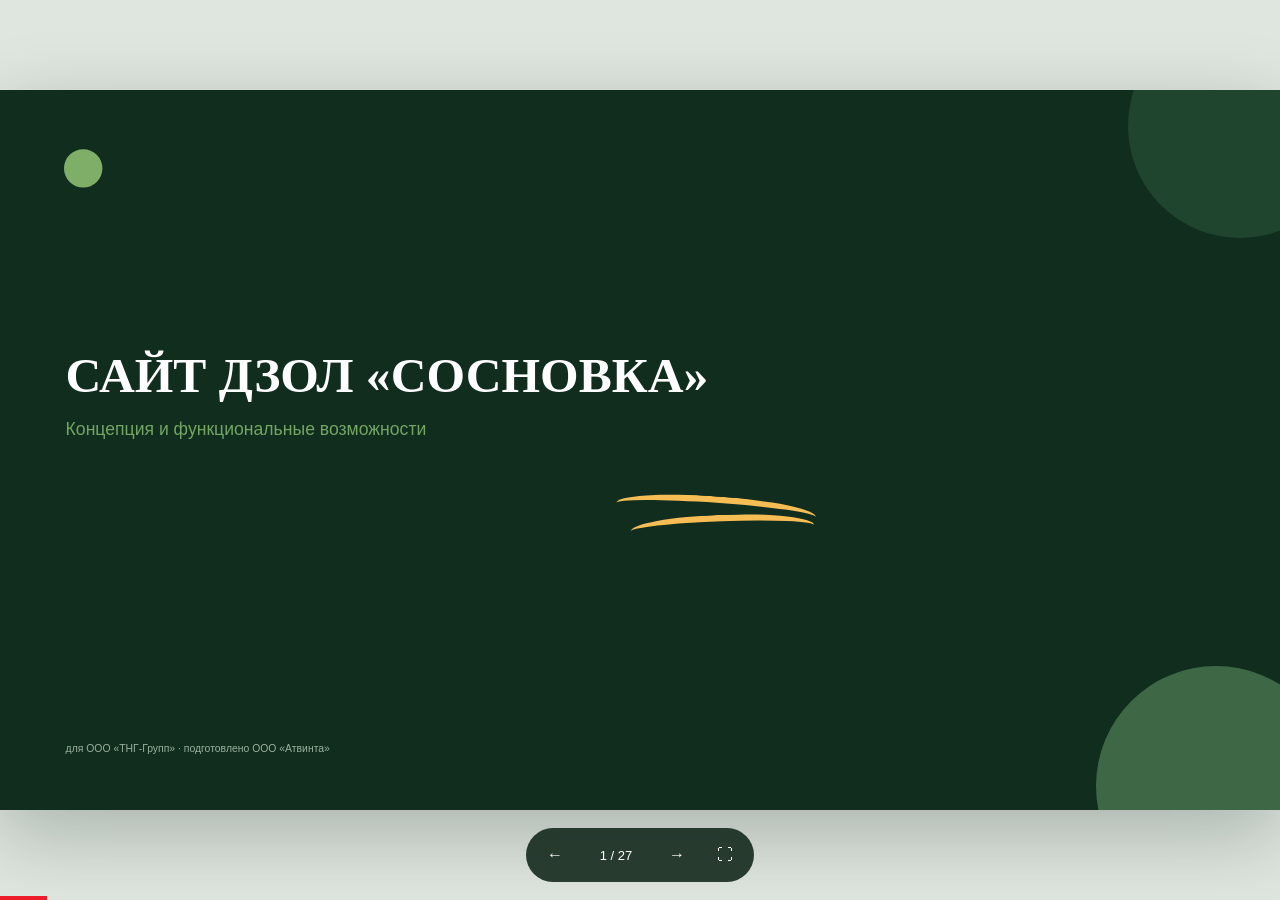
<file: presentation/index.html>
<!doctype html>
<html lang="ru">
<head>
  <meta charset="utf-8">
  <meta name="viewport" content="width=device-width,initial-scale=1">
  <title>Сайт ДЗОЛ «Сосновка» - концепция и функциональные возможности</title>
  <style>
    :root{--forest:#102d1e;--forest-2:#234c34;--green:#629b56;--mint:#c6d7a2;--red:#ed1c2b;--paper:#fff;--cream:#f5f8f3;--yellow:#f7bd55;--ink:#183021;--muted:#667169;--line:#dce5dc}
    *{box-sizing:border-box}html,body{width:100%;height:100%;margin:0;overflow:hidden;background:#dfe5df;color:var(--ink);font-family:Arial,Helvetica,sans-serif}button,a{font:inherit}.deck{position:fixed;inset:0;display:grid;place-items:center}.stage{position:relative;width:1600px;height:900px;transform-origin:center;box-shadow:0 30px 90px rgba(12,35,23,.25);background:white}.slide{position:absolute;inset:0;display:none;width:1600px;height:900px;padding:60px 70px;background:var(--paper);overflow:hidden}.slide.active{display:block}.slide.dark{background:var(--forest);color:white}.kicker{margin:0 0 16px;color:var(--red);font-size:15px;font-weight:800;letter-spacing:.035em;text-transform:uppercase}.dark .kicker{color:var(--green)}h1,h2,h3{font-family:Georgia,'Times New Roman',serif}h1{max-width:1180px;margin:0;font-size:58px;line-height:1.05}h2{margin:0 0 26px;font-size:46px;line-height:1.08}h3{margin:0 0 12px;font-size:22px}p{margin:0;font-size:18px;line-height:1.45}.lead{margin-top:8px;color:var(--muted);font-size:19px}.dark .lead{color:#b9c6bc}.footer{position:absolute;left:70px;right:70px;bottom:28px;display:flex;justify-content:space-between;color:#718078;font-size:12px}.dark .footer{color:#7ea087}.page{font-variant-numeric:tabular-nums}.grid-2{display:grid;grid-template-columns:1fr 1fr;gap:34px}.grid-3{display:grid;grid-template-columns:repeat(3,1fr);gap:24px}.card{padding:28px 30px;border-radius:12px;background:var(--cream)}.card.dark-card{background:var(--forest);color:white}.card h3{font-family:Arial,Helvetica,sans-serif;font-size:17px}.card p,.card li{font-size:15px;line-height:1.45}.soft{background:#f3f7f1}.accent-line{border-left:5px solid var(--green);padding-left:20px}.cols{display:grid;grid-template-columns:1fr 1fr;gap:50px}.section-list{display:grid;gap:26px}.section-list h3{font-family:Arial,Helvetica,sans-serif;margin-bottom:5px;font-size:18px}.section-list p{color:#48584e;font-size:15px}.dot-title{display:flex;align-items:center;gap:13px}.dot{width:42px;height:42px;border-radius:50%;display:grid;place-items:center;background:var(--green);color:white;font-weight:800}.metrics{display:grid;grid-template-columns:repeat(3,1fr);gap:62px;margin-top:58px}.metrics h3{font-family:Arial,Helvetica,sans-serif;font-size:18px}.metrics p{margin-top:10px;color:#5f6a63;font-size:15px}.cover{padding:0;background:var(--forest)}.cover .orb{position:absolute;border-radius:50%;background:#20452f}.cover .orb.a{width:280px;height:280px;right:-90px;top:-95px}.cover .orb.b{width:300px;height:300px;right:-70px;bottom:-120px;background:#3e6745}.cover .orb.c{width:48px;height:48px;left:80px;top:74px;background:#7eae68}.cover-copy{position:absolute;left:82px;top:325px}.cover h1{font-size:62px;color:white}.cover .subtitle{margin-top:18px;color:#73a563;font-size:22px}.cover .meta{position:absolute;left:82px;bottom:70px;color:#9cb09f;font-size:13px}.cover .scribble{position:absolute;left:770px;top:500px;width:250px}.layout-header{margin-bottom:44px}.wireframe{border-radius:18px;background:var(--forest);color:#8fb296;padding:26px}.wireframe .hero-box{height:155px;border:2px solid #335e43;background:#264d35;display:grid;place-items:center}.wireframe .row{height:42px;margin-top:14px;background:#254832;display:grid;place-items:center;color:#8ca394}.wireframe .mini-grid{display:grid;grid-template-columns:repeat(3,1fr);gap:12px}.wireframe .mini{height:78px;margin-top:12px;background:#275039;display:grid;place-items:center}.palette{display:grid;grid-template-columns:repeat(5,1fr);gap:20px;margin-top:32px}.swatch{height:125px;padding:20px;border-radius:8px;color:white;display:flex;flex-direction:column;justify-content:flex-end}.swatch.light{color:var(--ink);border:1px solid #e3e5df}.swatch strong{font-size:17px}.swatch span{font-size:13px;margin-top:5px}.feature-row{display:grid;grid-template-columns:repeat(3,1fr);gap:30px;margin-top:54px}.feature{min-height:220px;padding:30px;background:var(--cream)}.feature .icon{width:48px;height:48px;border-radius:50%;display:grid;place-items:center;margin-bottom:34px;background:var(--forest);color:white;font-weight:800}.feature h3{font-family:Arial,Helvetica,sans-serif;font-size:19px}.feature p{margin-top:12px;color:#657067;font-size:15px}.req-grid{display:grid;grid-template-columns:1fr 1fr;gap:26px;margin-top:40px}.req{min-height:260px;padding:32px;background:var(--cream)}.req h3{font-size:25px}.req strong{display:block;margin-top:25px;font-size:16px}.req p{margin-top:72px;color:#6c766f;font-size:14px}.market{display:grid;grid-template-columns:1.35fr .85fr;gap:45px;margin-top:30px}.market-list{columns:2;column-gap:38px}.market-item{break-inside:avoid;margin-bottom:18px}.market-item strong{display:block;font-size:15px}.market-item span{font-size:12px;color:#59645d}.conclusion{padding:28px;background:var(--forest);color:white}.conclusion h3{font-family:Georgia,'Times New Roman',serif;font-size:24px}.conclusion li{margin:18px 0;font-size:14px;line-height:1.4}.conclusion li::marker{color:var(--red)}.contact-card{width:850px;margin-top:55px;padding:36px;background:#244d35;border-radius:10px}.contact-card h3{font-size:23px}.contact-line{display:flex;gap:18px;margin-top:25px;color:white}.contact-line span:first-child{width:26px;color:#9fc28f}.note{font-size:13px;color:#6a746d}.dark .note{color:#a8b7ab}.browser-button{display:inline-block;margin-top:24px;padding:15px 26px;background:var(--red);color:white;text-decoration:none;font-weight:700}.legal-intro{display:grid;grid-template-columns:70px 1fr;gap:22px;align-items:start}.legal-icon{width:52px;height:52px;border-radius:50%;display:grid;place-items:center;background:var(--red);color:white;font-weight:800}.legal-sections{display:grid;grid-template-columns:repeat(3,1fr);gap:20px;margin-top:28px}.legal-sections .mini-card{padding:18px;background:#254c35}.mini-card h3{font-family:Arial,Helvetica,sans-serif;font-size:15px}.mini-card p{font-size:12px;color:#b5c5b8}.nav{position:fixed;z-index:20;left:50%;bottom:18px;transform:translateX(-50%);display:flex;align-items:center;gap:10px;padding:8px 10px;border-radius:999px;background:rgba(15,37,25,.88);color:white;backdrop-filter:blur(12px)}.nav button{width:38px;height:38px;border:0;border-radius:50%;background:transparent;color:white;cursor:pointer}.nav button:hover{background:rgba(255,255,255,.14)}.counter{min-width:64px;text-align:center;font-size:13px}.progress{position:fixed;z-index:21;left:0;bottom:0;height:4px;background:var(--red);transition:width .25s}.hide-ui .nav,.hide-ui .progress{display:none}@media print{html,body{overflow:visible;background:white}.deck{position:static;display:block}.stage{width:auto;height:auto;transform:none!important;box-shadow:none}.slide{position:relative;display:block!important;page-break-after:always}.nav,.progress{display:none}}
    .stage{position:absolute;left:50%;top:50%;transform-origin:center}.scribble{height:72px;background:none!important}.scribble::before,.scribble::after{content:"";position:absolute;left:0;width:100%;height:26px;border-top:8px solid var(--yellow);border-radius:50%}.scribble::before{top:8px;transform:rotate(4deg)}.scribble::after{top:31px;left:18px;width:92%;transform:rotate(-2deg)}
    p{font-size:18px}.lead{font-size:24px;line-height:1.35}.section-list{gap:22px}.section-list h3,.feature h3,.card h3{font-size:22px}.section-list p,.feature p,.card p,.card li{font-size:18px}.note{font-size:16px}.dense p,.dense li,.dense td,.dense th{font-size:16px}.dense h3{font-size:20px}.compact-list{display:grid;grid-template-columns:1fr 1fr;gap:22px 34px}.compact-list article{padding:18px 20px;background:var(--cream);border-left:5px solid var(--green)}.compact-list h3{font:700 22px Arial;margin:0 0 8px}.compact-list p{font-size:18px;color:#48584e}.text-link{color:inherit;text-decoration-thickness:2px;text-underline-offset:4px}.text-link:hover{color:var(--red)}.split-title{display:flex;justify-content:space-between;align-items:end;gap:36px}.split-title .lead{max-width:800px}.responsibility{display:grid;grid-template-columns:1fr 1fr;gap:24px;margin-top:28px}.responsibility article{padding:24px 28px;background:var(--cream);border-top:6px solid var(--green)}.responsibility article.client{border-color:var(--red)}.responsibility ul{margin:14px 0 0;padding-left:20px}.responsibility li{font-size:14px;line-height:1.35;margin:7px 0}.season-grid{display:grid;grid-template-columns:1fr 1fr;gap:28px;margin-top:32px}.season-panel{display:block;height:565px;border-radius:18px;overflow:hidden;position:relative;background:#eef3e8;color:white;text-decoration:none}.season-panel img{width:100%;height:100%;object-fit:cover;transition:transform .35s ease}.season-panel:hover img{transform:scale(1.025)}.season-panel.empty{display:grid;place-items:center;background:linear-gradient(145deg,#dbe7e8,#f8fbfc);border:2px dashed #8fa9ad;color:#527077;text-align:center}.season-panel .label{position:absolute;left:22px;top:22px;padding:10px 16px;border-radius:999px;background:rgba(16,45,30,.86);color:white;font-weight:700}.season-panel .season-link{position:absolute;left:22px;bottom:22px;padding:12px 17px;border-radius:999px;background:rgba(16,45,30,.9);color:white;font-size:16px;font-weight:700}.stack-grid{display:grid;grid-template-columns:1.05fr .95fr;gap:42px;margin-top:34px}.stack-core{padding:34px;background:var(--forest);color:white;border-radius:18px}.stack-core h3{font-size:30px}.stack-core p{font-size:19px;color:#c9d5cc}.stack-list{display:grid;gap:18px}.stack-list article{padding:18px 22px;border-left:5px solid var(--green);background:var(--cream)}.stack-list h3{font:700 21px Arial;margin-bottom:6px}.stack-list p{font-size:16px}.phase-row{display:grid;grid-template-columns:96px 1fr 240px;gap:24px;align-items:start;padding:20px 0;border-bottom:1px solid var(--line)}.phase-no{font:700 32px Georgia;color:var(--green)}.phase-row h3{font:700 22px Arial;margin-bottom:6px}.phase-row p{font-size:16px}.phase-result{font-size:16px;font-weight:700;color:var(--forest)}.gantt{display:grid;grid-template-columns:330px repeat(14,1fr);margin-top:34px;border-top:1px solid var(--line);border-left:1px solid var(--line)}.gantt>*{min-height:50px;border-right:1px solid var(--line);border-bottom:1px solid var(--line);display:flex;align-items:center;justify-content:center;font-size:14px}.gantt .task{justify-content:flex-start;padding:0 16px;font-size:16px;font-weight:700}.gantt .week{font-size:12px;color:var(--muted)}.gantt .bar{margin:9px 3px;min-height:32px;border:0;border-radius:999px;background:var(--green);color:white;font-weight:700}.gantt .red{background:var(--red)}.gantt .yellow{background:var(--yellow);color:var(--ink)}.estimate{width:100%;border-collapse:collapse;margin-top:28px}.estimate th,.estimate td{padding:15px 16px;border-bottom:1px solid var(--line);text-align:left;font-size:16px}.estimate th{font-size:14px;color:var(--muted);text-transform:uppercase}.estimate td:last-child,.estimate th:last-child{text-align:right}.estimate .total td{font-size:22px;font-weight:800;border-top:3px solid var(--forest);border-bottom:0}.support-grid{display:grid;grid-template-columns:1fr 1fr;gap:28px;margin-top:34px}.support-grid article{padding:28px;background:var(--cream)}.support-grid h3{font:700 22px Arial}.support-grid p,.support-grid li{font-size:16px;line-height:1.4}.support-grid ul{padding-left:20px}.price-band{margin-top:28px;padding:22px 28px;background:var(--forest);color:white;display:flex;justify-content:space-between;align-items:center;border-radius:14px}.price-band strong{font-size:28px}.promotion-grid{display:grid;grid-template-columns:.8fr 1.2fr;gap:34px;margin-top:32px}.promotion-grid article{padding:28px;background:var(--cream)}.promotion-grid h3{font:700 24px Arial}.promotion-grid p,.promotion-grid li{font-size:16px;line-height:1.4}.promotion-grid ul{padding-left:20px}.promotion-price{display:grid;grid-template-columns:1fr auto;gap:15px;padding:14px 0;border-bottom:1px solid var(--line);font-size:17px}.market a{color:var(--forest);text-decoration-thickness:2px;text-underline-offset:3px}.market-item strong{font-size:16px}.market-item span{font-size:14px;line-height:1.35}.conclusion h3{font-size:30px}.conclusion li{font-size:17px;margin:20px 0}.legal-sections .mini-card h3{font-size:20px}.legal-sections .mini-card p{font-size:16px}
    [data-title="Технологический стек"] ul{font-size:18px!important;line-height:1.5!important}[data-title="Технологический стек"]>div:nth-of-type(2){margin-top:38px!important}[data-title="Технологический стек"]>div:nth-of-type(2)>article{padding:34px 30px!important}[data-title="Технологический стек"]>div:nth-of-type(3){margin-top:34px!important}[data-title="Технологический стек"]>div:nth-of-type(3)>div{padding:28px!important}[data-title="Технологический стек"]>p:last-of-type{margin-top:22px!important}
    [data-title="Анализ рынка"] .market{grid-template-columns:1.38fr .62fr;gap:34px;margin-top:24px}[data-title="Анализ рынка"] .market-list{column-gap:30px}[data-title="Анализ рынка"] .market-item{margin-bottom:13px;padding-bottom:9px;border-bottom:1px solid var(--line)}[data-title="Анализ рынка"] .market-item strong{font-size:16px}[data-title="Анализ рынка"] .market-item span{font-size:13px}[data-title="Анализ рынка"] .market a{text-decoration:none;border-bottom:1px solid rgba(24,48,33,.38);padding-bottom:1px}[data-title="Анализ рынка"] .market a:hover{color:var(--red);border-color:var(--red)}[data-title="Анализ рынка"] .conclusion{background:var(--cream);color:var(--ink);border-top:6px solid var(--green);padding:26px 28px}[data-title="Анализ рынка"] .conclusion h3{font-size:27px}[data-title="Анализ рынка"] .conclusion li{font-size:15px;margin:17px 0}[data-title="Анализ рынка"] .conclusion li::marker{color:var(--red)}[data-title="Функциональные возможности"] .feature{min-height:250px}[data-title="Функциональные возможности"] .feature .icon{margin-bottom:22px}[data-title="Гарантия и техническая поддержка"] .support-grid article{min-height:300px}
    .monitor-grid{display:grid;grid-template-columns:1fr 1fr;gap:42px;margin-top:28px}.monitor-card{display:flex;flex-direction:column;align-items:center;color:var(--ink);text-decoration:none}.monitor-title{align-self:stretch;display:flex;justify-content:space-between;align-items:center;margin-bottom:13px;font-size:17px;font-weight:800}.monitor-title span:last-child{font-size:14px;font-weight:600;color:var(--green)}.monitor-body{width:100%;padding:12px 12px 16px;border-radius:18px;background:#202522;box-shadow:0 18px 35px rgba(16,45,30,.16)}.monitor-screen{position:relative;width:100%;aspect-ratio:16/9;overflow:hidden;border-radius:8px;background:#dce5dc}.monitor-screen img{display:block;width:100%;height:100%;object-fit:contain;background:#eef3ef}.monitor-screen::after{content:"";position:absolute;inset:0;box-shadow:inset 0 0 0 1px rgba(255,255,255,.16);pointer-events:none}.monitor-neck{width:68px;height:42px;background:linear-gradient(90deg,#b5bbb7,#e4e7e5 45%,#aeb4b0)}.monitor-base{width:220px;height:16px;border-radius:10px 10px 4px 4px;background:linear-gradient(#d9ddda,#9da49f)}.monitor-link{margin-top:13px;padding:11px 19px;border-radius:999px;background:var(--forest);color:white;font-size:15px;font-weight:700}.monitor-card:hover .monitor-link{background:var(--red)}
    .case-device-area{position:relative;display:grid;place-items:center;height:100%;padding:18px 12px 12px;background:#edf1ec}.case-desktop{width:92%;display:flex;flex-direction:column;align-items:center}.case-desktop-frame{width:100%;padding:7px 7px 9px;border-radius:9px;background:#202522;box-shadow:0 9px 18px rgba(16,45,30,.18)}.case-desktop-screen{width:100%;aspect-ratio:16/10;overflow:hidden;background:white}.case-desktop-screen img{display:block;width:100%;height:100%;object-fit:contain;object-position:top center;background:white}.case-desktop-neck{width:35px;height:20px;background:linear-gradient(90deg,#adb4af,#e1e5e2,#a1a8a3)}.case-desktop-base{width:112px;height:9px;border-radius:6px 6px 2px 2px;background:#aeb5b0}.case-phone{position:absolute;right:7px;bottom:10px;width:70px;height:148px;padding:4px;border-radius:14px;background:#202522;box-shadow:0 7px 16px rgba(16,45,30,.25)}.case-phone img{display:block;width:100%;height:100%;object-fit:cover;object-position:top center;border-radius:10px;background:white}
    @page{size:1600px 900px;margin:0}
    @media print{
      html,body{width:1600px!important;height:auto!important;margin:0!important}
      .deck{position:static!important;display:block!important;width:1600px!important;height:auto!important}
      .stage{position:static!important;width:1600px!important;height:auto!important;margin:0!important;transform:none!important}
      .slide{position:relative!important;inset:auto!important;display:block!important;width:1600px!important;height:900px!important;margin:0!important;break-after:page;page-break-after:always}
      .slide:last-child{break-after:auto;page-break-after:auto}
    }
  </style>
</head>
<body>
<main class="deck" aria-label="Презентация ДЗОЛ Сосновка">
  <div class="stage" id="stage">
    <section class="slide cover active" data-title="Обложка">
      <div class="orb a">
</div>
<div class="orb b">
</div>
<div class="orb c">
</div>
      <div class="cover-copy">
<h1>САЙТ ДЗОЛ «СОСНОВКА»</h1>
<p class="subtitle">Концепция и функциональные возможности</p>
</div>
      <div class="scribble" aria-hidden="true">
</div>
      <div class="meta">для ООО «ТНГ-Групп» · подготовлено ООО «Атвинта»</div>
    </section>

    <section class="slide" data-title="Концепция проекта">
      <div class="layout-header">
<div class="kicker">Концепция проекта</div>
<h2>Для кого и зачем этот сайт</h2>
</div>
      <div class="grid-2">
<article class="card">
<h3>Миссия лагеря</h3>
<p>Создать для каждого ребенка пространство гармоничного развития, творчества и отдыха на лоне природы</p>
<p style="margin-top:18px;color:var(--red)">«Сосновка: растим мечты и дружбу в сосновом бору»</p>
</article>
<article class="card dark-card">
<h3>Целевая аудитория</h3>
<p>
<b>Плательщики: родители детей 6-17 лет</b>
<br>прагматичные: безопасность, расписание, документы<br>«развиватели»: уникальные программы, репутация педагогов</p>
<p style="margin-top:16px">
<b>Пользователи: дети и подростки</b>
<br>эмоции, фото и видео, общение, знакомства, активности</p>
</article>
</div>
      <p style="margin-top:48px;font-weight:700">Что должен решать сайт</p>
      <div class="metrics">
<article>
<div class="dot-title">
<span class="dot">✓</span>
<h3>Онлайн-бронирование</h3>
</div>
<p>заявка, статус, оплата путевки без звонков</p>
</article>
<article>
<div class="dot-title">
<span class="dot">i</span>
<h3>Доверие родителей</h3>
</div>
<p>прозрачность: безопасность, документы, трансляции</p>
</article>
<article>
<div class="dot-title">
<span class="dot">••</span>
<h3>Единое пространство</h3>
</div>
<p>для родителей, детей и администрации лагеря</p>
</article>
</div>
      <div class="footer">
<span>ДЗОЛ «Сосновка» · Атвинта</span>
<span class="page">2</span>
</div>
    </section>

    <section class="slide" data-title="Наполнение">
<div class="kicker">Наполнение</div>
<h2>Наполнение сайта</h2>
<p class="lead">Что будет на сайте - контент и структура каждого раздела</p>
<div class="cols" style="margin-top:45px">
<div class="section-list">
<article class="accent-line">
<h3>Главная</h3>
<p>баннер/видео о лагере, ключевые преимущества, ближайшие смены, кнопка «Забронировать», короткий блок «Родителям», отзывы</p>
</article>
<article class="accent-line">
<h3>Смены и программы</h3>
<p>календарь смен, страница каждой смены: описание, расписание, педагоги, цена, кнопка брони</p>
</article>
<article class="accent-line">
<h3>Новости</h3>
<p>анонсы смен, отчеты с прошедших смен, статьи о воспитании и развитии детей</p>
</article>
<article class="accent-line">
<h3>Личный кабинет родителя</h3>
<p>заявка, статус, оплата, анкета ребенка</p>
</article>
</div>
<div class="section-list">
<article class="accent-line">
<h3>О лагере</h3>
<p>фотогалерея, 3D-тур, история/лицензии, команда, безопасность, инфраструктура, документы</p>
</article>
<article class="accent-line">
<h3>Родителям</h3>
<p>что взять с собой, правила, FAQ, онлайн-трансляции, документы для заезда</p>
</article>
<article class="accent-line">
<h3>Контакты</h3>
<p>карта, форма обратной связи, соцсети</p>
</article>
<article class="accent-line">
<h3>Сведения об организации</h3>
<p>основные сведения, документы, деятельность, МТО, услуги, доступная среда</p>
</article>
</div>
</div>
<div class="footer">
<span>ДЗОЛ «Сосновка» · Атвинта</span>
<span class="page">3</span>
</div>
</section>

    <section class="slide" data-title="Карта разделов">
<div class="kicker">Информационная архитектура</div>
<h2>Карта разделов сайта</h2>
<img src="assets/site-map.png" alt="Карта разделов сайта" style="display:block;width:1380px;height:650px;object-fit:contain;margin:0 auto">
<div class="footer">
<span>ДЗОЛ «Сосновка» · Атвинта</span>
<span class="page">4</span>
</div>
</section>

    <section class="slide" data-title="Навигация">
<div class="kicker">Информационная архитектура</div>
<h2>Навигация</h2>
<p class="lead">Наверху - только то, что ищут чаще всего. Все для соответствия закону и дополнительная информация - в подвале</p>
<div style="margin-top:30px;padding:18px 24px;border-radius:16px;background:var(--forest);color:white;display:grid;grid-template-columns:130px repeat(5,1fr) 180px 135px;gap:14px;align-items:center;text-align:center">
<b>ЛОГО<br><span style="display:block;margin-top:5px;font-size:13px;font-weight:400;color:#b9c6bc">переход на главную</span></b>
<span>О лагере</span>
<span>Смены</span>
<span>Родителям</span>
<span>Новости</span>
<span>Контакты</span>
<span>Телефон для связи</span>
<b style="color:#9fe081">Вход в ЛК<br><span style="display:block;margin-top:5px;font-size:13px;font-weight:400;color:#b9c6bc">авторизация / регистрация</span></b>
</div>
<p style="margin:28px 0 16px;font-weight:700">Что открывается по клику</p>
<div class="grid-3" style="grid-template-columns:repeat(5,minmax(0,1fr));gap:32px">
<article>
<h3>О лагере</h3>
<p class="note">Фото и 3D-тур<br>История<br>Команда<br>Безопасность<br>Инфраструктура<br>Документы</p>
</article>
<article>
<h3>Смены</h3>
<p class="note">Календарь смен<br>Страница смены</p>
</article>
<article>
<h3>Родителям</h3>
<p class="note">Что взять с собой<br>Правила<br>FAQ<br>Трансляции<br>Документы к заезду</p>
</article>
<article>
<h3>Новости</h3>
<p class="note">без выпадающего - прямая ссылка</p>
</article>
<article>
<h3>Контакты</h3>
<p class="note">без выпадающего - прямая ссылка</p>
</article>
</div>
<div style="position:absolute;left:70px;right:70px;bottom:115px;padding:22px 26px;background:var(--forest);color:white;border-radius:10px">
<b style="color:var(--red)">В подвале</b>   обязательный раздел «Сведения об организации» + адрес, телефон, e-mail, кнопка «Связаться», копирайт</div>
<div class="footer">
<span>ДЗОЛ «Сосновка» · Атвинта</span>
<span class="page">5</span>
</div>
</section>

    <section class="slide" data-title="Главная страница">
<div class="kicker">Ключевая страница</div>
<h2>Главная страница</h2>
<p class="lead">Каждый блок ведет родителя к информации о лагере и бронированию</p>
<div class="grid-2" style="grid-template-columns:1.15fr .85fr;margin-top:32px;gap:38px">
<div class="compact-list">
<article>
<h3>Первый экран</h3>
<p>Атмосфера соснового бора, ключевое предложение и кнопка бронирования</p>
</article>
<article>
<h3>Преимущества</h3>
<p>Безопасность, развитие, природа и команда лагеря</p>
</article>
<article>
<h3>Афиша смен</h3>
<p>Ближайшие программы по датам с быстрым переходом к брони</p>
</article>
<article>
<h3>Родителям</h3>
<p>Что взять, правила и режим дня. Подробности открываются в разделе</p>
</article>
<article style="grid-column:1/-1">
<h3>Отзывы и жизнь лагеря</h3>
<p>Истории родителей и детей, фотографии, новости и события в течение года</p>
</article>
</div>
<div class="wireframe" style="padding:22px">
<div class="hero-box" style="height:130px">первый экран + «Забронировать»</div>
<div class="row">преимущества</div>
<div class="row">афиша смен</div>
<div class="mini-grid">
<div class="mini" style="height:66px">о лагере</div>
<div class="mini" style="height:66px">карта</div>
<div class="mini" style="height:66px">галерея</div>
</div>
<div class="row">родителям</div>
<div class="row">отзывы и новости</div>
<div class="row">форма связи</div>
</div>
</div>
<div class="footer">
<span>ДЗОЛ «Сосновка» · Атвинта</span>
<span class="page">6</span>
</div>
</section>

    <section class="slide" data-title="Страница смены">
<div class="kicker">Шаблонная страница</div>
<h2>Страница смены</h2>
<p class="lead">Единый шаблон для каждой программы</p>
<div class="grid-2" style="margin-top:42px">
<div class="section-list">
<article class="accent-line">
<h3>Тема и легенда</h3>
<p>Дети - «молодые геологи и инженеры», исследуют территорию, решают инженерные загадки</p>
</article>
<article class="accent-line">
<h3>Программа смены</h3>
<p>мастер-классы, инженерные квесты, полевая экспедиция, встречи с инженерами компании, творческая мастерская</p>
</article>
<article class="accent-line">
<h3>Расписание дня</h3>
<p>почасовая инфографика: утро - мастер-классы, день - квесты и спорт, вечер - отрядные события</p>
</article>
<article class="accent-line">
<h3>Педагоги смены</h3>
<p>фото и краткое досье вожатых и приглашенных специалистов</p>
</article>
<article class="accent-line">
<h3>Стоимость и бронирование</h3>
<p>варианты путевок, акция за раннее бронирование, кнопка «Забронировать»</p>
</article>
</div>
<div style="padding:28px;border-radius:18px;background:#e91d2a;color:white;text-align:center">
<div style="height:170px;display:grid;place-items:center;border:10px solid rgba(255,255,255,.14);font:700 22px Georgia">«Экспедиция «Таграс»: тайны земных недр»</div>
<div style="height:80px;margin-top:16px;display:grid;place-items:center;background:#c91d27">программа и активности</div>
<div class="grid-2" style="gap:16px">
<div style="height:95px;margin-top:16px;display:grid;place-items:center;background:#c91d27">расписание дня</div>
<div style="height:95px;margin-top:16px;display:grid;place-items:center;background:#c91d27">педагоги смены</div>
</div>
<div style="height:70px;margin-top:16px;display:grid;place-items:center;background:#c91d27;font-weight:700">стоимость + «Забронировать»</div>
</div>
</div>
<div class="footer">
<span>ДЗОЛ «Сосновка» · Атвинта</span>
<span class="page">7</span>
</div>
</section>

    <section class="slide" data-title="Личный кабинет">
<div class="kicker">Ключевая функция</div>
<h2>Личный кабинет</h2>
<p class="lead">Личный кабинет родителя - заявка, статус, оплата, анкета ребенка в одном месте</p>
<div class="grid-2" style="margin-top:55px">
<div class="section-list">
<article class="accent-line">
<h3>Заявка</h3>
<p>выбор смены, данные родителя и ребенка</p>
</article>
<article class="accent-line">
<h3>Анкета ребенка</h3>
<p>заполнение анкеты, при необходимости - документы</p>
</article>
<article class="accent-line">
<h3>Статус</h3>
<p>отслеживание рассмотрения заявки в реальном времени</p>
</article>
<article class="accent-line">
<h3>Оплата</h3>
<p>внесение оплаты онлайн через эквайринг</p>
</article>
<article style="padding:18px 20px;background:var(--cream)">
<h3>Как работает бронь</h3>
<p>после создания брони запускается таймер на 15-30 минут. Если оплата не поступила, бронь снимается и место освобождается. После оплаты бронь привязывается к номеру заказа</p>
</article>
</div>
<div class="wireframe" style="align-self:start">
<h3 style="text-align:center;color:white">личный кабинет</h3>
<div style="display:grid;grid-template-columns:repeat(4,1fr);gap:10px;margin:30px 0">
<span class="row">Мои заявки</span>
<span class="row">Дети</span>
<span class="row">История</span>
<span class="row">Профиль</span>
</div>
<div style="height:250px;display:grid;place-items:center;background:#264c35">статус заявки: на рассмотрении</div>
<div style="height:62px;display:grid;place-items:center;background:var(--red);color:white;font-weight:700">оплатить онлайн</div>
</div>
</div>
<div class="footer">
<span>ДЗОЛ «Сосновка» · Атвинта</span>
<span class="page">8</span>
</div>
</section>

    <section class="slide" data-title="Управление сайтом">
      <div class="kicker">Самостоятельная работа с контентом</div>
      <h2>Управление сайтом без разработчика</h2>
      <p class="lead">Администрация лагеря сможет создавать страницы и обновлять содержание через панель 1С-Битрикс</p>
      <div class="compact-list" style="margin-top:38px">
        <article><h3>Создание страниц</h3><p>Новые информационные страницы собираются из готовых блоков и шаблонов</p></article>
        <article><h3>Смены и программы</h3><p>Даты, стоимость, описание, фотографии, педагоги и статус бронирования</p></article>
        <article><h3>Новости и события</h3><p>Публикация анонсов, отчетов и материалов для родителей</p></article>
        <article><h3>Документы</h3><p>Загрузка и замена файлов в обязательных разделах сайта</p></article>
        <article><h3>Фотографии и галереи</h3><p>Добавление изображений, подписей и тематических подборок</p></article>
        <article><h3>Права доступа</h3><p>Отдельные роли для редакторов, администраторов и сотрудников, работающих с заявками</p></article>
      </div>
      <div style="display:flex;justify-content:space-between;gap:32px;margin-top:28px;padding:20px 24px;background:var(--cream);border-top:3px solid var(--green);font-size:18px"><span>Мы настраиваем шаблоны, роли и обучение</span><span>Заказчик управляет контентом самостоятельно</span></div>
      <div class="footer"><span>ДЗОЛ «Сосновка» · Атвинта</span><span class="page"></span></div>
    </section>

    <section class="slide" data-title="Дизайн-концепция">
<div class="kicker">Направление</div>
<h2>Дизайн-концепция</h2>
<p class="lead">Реализовано как живой прототип - <a class="text-link" href="https://od-atwinta.github.io/dzol-sosnovka-concept/" target="_blank" rel="noopener">открыть сайт</a>. Ниже - фактическая палитра и стиль</p>
<div class="palette">
<div class="swatch" style="background:#557750">
<strong>Зеленый лагеря</strong>
<span>фон шапки и хиро-блока, #557750</span>
</div>
<div class="swatch" style="background:#AEBD79">
<strong>Мятный акцент</strong>
<span>плашка под цифру «69 лет», #AEBD79</span>
</div>
<div class="swatch" style="background:#E31E24">
<strong>Красный ТНГ-Групп</strong>
<span>фирменный цвет, #E31E24</span>
</div>
<div class="swatch light" style="background:#FFFDF4">
<strong>Светлый фон</strong>
<span>воздух и читаемость, #FFFDF4</span>
</div>
<div class="swatch" style="background:#F8B94F">
<strong>Песочный акцент</strong>
<span>обводка и hover-заливка кнопок, #F8B94F</span>
</div>
</div>
<div class="grid-3" style="margin-top:55px">
<article>
<div class="dot">A</div>
<h3 style="margin-top:18px">Типографика</h3>
<p class="note">геометрический гротеск Unbounded в заголовках + Manrope в тексте</p>
</article>
<article>
<div class="dot">●</div>
<h3 style="margin-top:18px">Форма</h3>
<p class="note">плавающая скругленная шапка, пилюли-кнопки, фото на всю ширину блока</p>
</article>
<article>
<div class="dot" style="background:var(--red)">☀</div>
<h3 style="margin-top:18px">Мотив</h3>
<p class="note">органичная клякса-акцент под ключевую цифру + скругленные фотоблоки</p>
</article>
</div>
<p style="margin-top:48px;font-size:22px">Общее ощущение - живое, теплое, с легкой игрой</p>
<div class="footer">
<span>ДЗОЛ «Сосновка» · Атвинта</span>
<span class="page">9</span>
</div>
</section>

    <section class="slide" data-title="Визуальная концепция" style="padding:0;background:#f7f5ed">
<img src="assets/site-mockup.png" alt="Мокап главной страницы" style="position:absolute;right:0;top:0;width:100%;height:100%;object-fit:cover">
<div class="kicker" style="position:absolute;left:70px;top:58px">Визуальная концепция</div>
<a class="browser-button" href="https://od-atwinta.github.io/dzol-sosnovka-concept/" target="_blank" style="position:absolute;left:70px;bottom:220px">Открыть в браузере</a>
<div style="position:absolute;left:70px;right:70px;bottom:55px;padding:22px 28px;background:rgba(35,67,46,.75);color:white;border-radius:10px;backdrop-filter:blur(8px)">
<p style="font-size:17px">Живой и теплый сайт с легкой игрой: строгий капслок в заголовках смягчают «танцующие» буквы, кнопки заливаются цветом из-под стрелки, метки на карте мягко пульсируют, а бегущая строка и увеличение фото на hover держат страницу в движении</p>
</div>
<div class="footer">
<span>ДЗОЛ «Сосновка» · Атвинта</span>
<span class="page">10</span>
</div>
</section>

    <section class="slide" data-title="Сезонное оформление">
      <div class="kicker">Всесезонный лагерь</div>
      <h2>Один сайт - разное настроение сезона</h2>
      <p class="lead">Структура и узнаваемый стиль сохраняются. Контент, фотографии и отдельные акценты меняются под программы лагеря</p>
      <div class="monitor-grid">
        <a class="monitor-card" href="https://od-atwinta.github.io/dzol-sosnovka-concept/" target="_blank" rel="noopener">
          <div class="monitor-title"><span>Летняя версия</span><span>Открыть сайт</span></div>
          <div class="monitor-body"><div class="monitor-screen"><img src="assets/summer-concept.png" alt="Главный экран летней версии концепции"></div></div>
          <div class="monitor-neck"></div><div class="monitor-base"></div><span class="monitor-link">Открыть летнюю версию</span>
        </a>
        <a class="monitor-card" href="https://od-atwinta.github.io/dzol-sosnovka-concept/winter/" target="_blank" rel="noopener">
          <div class="monitor-title"><span>Зимняя версия</span><span>Открыть сайт</span></div>
          <div class="monitor-body"><div class="monitor-screen"><img src="assets/winter-concept.png" alt="Главный экран зимней версии концепции"></div></div>
          <div class="monitor-neck"></div><div class="monitor-base"></div><span class="monitor-link">Открыть зимнюю версию</span>
        </a>
      </div>
      <div class="footer"><span>ДЗОЛ «Сосновка» · Атвинта</span><span class="page"></span></div>
    </section>

    <section class="slide" data-title="Технологический стек">
      <div class="kicker">Обоснование технологии</div>
      <h2>Почему 1С-Битрикс подходит проекту</h2>
      <p class="lead">Редакция «Малый бизнес» дает базу для сайта и заказов. Специальную логику лагеря разрабатываем отдельно</p>
      <div style="display:grid;grid-template-columns:1fr 1fr;gap:28px;margin-top:30px">
        <article style="padding:26px 30px;background:var(--cream);border-top:6px solid var(--green)"><h3 style="font:700 22px Arial">Что входит в лицензию</h3><ul style="margin:18px 0 0;padding-left:20px;font-size:16px;line-height:1.42"><li>управление страницами, новостями и структурой</li><li>пользователи, группы и права доступа</li><li>регистрация и авторизация</li><li>базовый интернет-магазин, заказы и статусы</li><li>личный кабинет и подключение онлайн-оплаты</li><li>SEO-инструменты и проактивная защита</li></ul></article>
        <article style="padding:26px 30px;background:var(--cream);border-top:6px solid var(--red)"><h3 style="font:700 22px Arial">Что разрабатываем сверх лицензии</h3><ul style="margin:18px 0 0;padding-left:20px;font-size:16px;line-height:1.42"><li>календарь смен и учет свободных мест</li><li>временная блокировка места на период оплаты</li><li>снятие неоплаченной брони</li><li>анкета ребенка и специальные статусы заявки</li><li>интерфейс сотрудников лагеря</li><li>интеграция с банком и внешними сервисами</li></ul></article>
      </div>
      <div style="display:grid;grid-template-columns:1fr 1fr;gap:28px;margin-top:26px"><div style="padding:22px 28px;background:var(--forest);color:white"><span style="font-size:16px;color:#b9c6bc">Приобретение лицензии на 1 год</span><strong style="display:block;margin-top:8px;font-size:30px">47 000 руб.</strong></div><div style="padding:22px 28px;background:#edf3e9"><span style="font-size:16px;color:var(--muted)">Продление - 25% от стоимости лицензии</span><strong style="display:block;margin-top:8px;font-size:30px">11 750 руб. в год</strong></div></div>
      <div style="margin-top:22px;padding:18px 22px;background:#f3f7f1;border-left:5px solid var(--green);font-size:16px;line-height:1.45"><b>Мы помогаем приобрести и активировать лицензию.</b> Владельцем лицензионного ключа становится заказчик. Дальнейшее продление оплачивает заказчик - 25% первоначальной стоимости лицензии</div>
      <div class="footer"><span>ДЗОЛ «Сосновка» · Атвинта</span><span class="page"></span></div>
    </section>

    <section class="slide" data-title="Подход к реализации">
      <div class="kicker">Как будем работать</div>
      <h2>Пять этапов от проекта до запуска</h2>
      <p class="lead">Каждый этап завершается понятным результатом и согласованием с заказчиком</p>
      <div style="margin-top:18px">
        <div class="phase-row" style="padding:21px 0"><div class="phase-no">01</div><div><h3>Проектирование</h3><p>Интервью, пользовательские сценарии, структура, SEO-проектирование и прототипы</p></div><div class="phase-result">Технический проект и прототипы</div></div>
        <div class="phase-row" style="padding:21px 0"><div class="phase-no">02</div><div><h3>Дизайн</h3><p>Визуальная концепция, дизайн-макеты в трех разрешениях и UI-kit</p></div><div class="phase-result">Согласованные макеты и библиотека интерфейса</div></div>
        <div class="phase-row" style="padding:21px 0"><div class="phase-no">03</div><div><h3>Разработка</h3><p>Frontend, backend, интеграции, бронирование, личный кабинет и базовое SEO</p></div><div class="phase-result">Рабочая версия на тестовом сервере</div></div>
        <div class="phase-row" style="padding:21px 0"><div class="phase-no">04</div><div><h3>Тестирование, наполнение и обучение</h3><p>Функциональная проверка, исправление дефектов, загрузка материалов, настройка прав и обучение сотрудников</p></div><div class="phase-result">Протестированный и наполненный сайт, обученная команда</div></div>
        <div class="phase-row" style="padding:21px 0"><div class="phase-no">05</div><div><h3>Опытная эксплуатация</h3><p>Пилотный запуск, обратная связь, передача документации и прав</p></div><div class="phase-result">Стабильная версия в работе</div></div>
      </div>
      <div class="footer"><span>ДЗОЛ «Сосновка» · Атвинта</span><span class="page"></span></div>
    </section>

    <section class="slide dense" data-title="Диаграмма Ганта">
      <div class="kicker">План работ</div>
      <h2>Диаграмма Ганта</h2>
      <div class="gantt" style="margin-top:30px">
        <div class="task">Этап</div><div class="week">1</div><div class="week">2</div><div class="week">3</div><div class="week">4</div><div class="week">5</div><div class="week">6</div><div class="week">7</div><div class="week">8</div><div class="week">9</div><div class="week">10</div><div class="week">11</div><div class="week">12</div><div class="week">13</div><div class="week">14</div>
        <div class="task" style="grid-row:2">Проектирование</div><div class="bar" style="grid-row:2;grid-column:2/5">структура и прототипы</div>
        <div class="task" style="grid-row:3">Дизайн</div><div class="bar" style="grid-row:3;grid-column:4/7;background:#86ad73">концепция, макеты, UI-kit</div>
        <div class="task" style="grid-row:4">Разработка</div><div class="bar red" style="grid-row:4;grid-column:6/13">frontend, backend, интеграции</div>
        <div class="task" style="grid-row:5">Функциональное тестирование</div><div class="bar yellow" style="grid-row:5;grid-column:12/14">отладка</div>
        <div class="task" style="grid-row:6">Наполнение и обучение</div><div class="bar" style="grid-row:6;grid-column:12/15">контент, права, обучение</div>
        <div class="task" style="grid-row:7">Опытная эксплуатация</div><div class="bar red" style="grid-row:7;grid-column:15/16">запуск</div>
      </div>
      <div style="display:grid;grid-template-columns:260px 1fr;gap:28px;align-items:center;margin-top:28px;padding:22px 26px;background:var(--forest);color:white"><strong style="font-size:30px">3-3,5 месяца</strong><span style="font-size:18px;line-height:1.4">Срок сокращается за счет параллельной работы: разработка начинается после готовности первых макетов, а тестирование идет одновременно с наполнением и обучением</span></div>
      <div style="display:flex;gap:36px;margin-top:20px;font-size:16px"><span><b style="color:var(--green)">Зеленый</b> - проектирование, дизайн и контент</span><span><b style="color:var(--red)">Красный</b> - разработка и запуск</span><span><b style="color:#b47b1e">Песочный</b> - функциональное тестирование</span></div>
      <div class="footer"><span>ДЗОЛ «Сосновка» · Атвинта</span><span class="page"></span></div>
    </section>

    <section class="slide" data-title="Результаты проекта">
      <div class="kicker">Передача заказчику</div>
      <h2>Что передаем по итогам работ</h2>
      <p class="lead">Заказчик получает работающий сайт, исходные материалы и все необходимое для дальнейшей эксплуатации</p>
      <div class="compact-list" style="margin-top:34px">
        <article><h3>Рабочий сайт</h3><p>Стабильная версия на рабочем сервере с подключенными функциями и интеграциями</p></article>
        <article><h3>Дизайн и UI-kit</h3><p>Концепция, макеты в трех разрешениях, библиотека компонентов и исходные файлы</p></article>
        <article><h3>Исходный код</h3><p>Код проекта, структура базы данных и материалы, созданные в рамках разработки</p></article>
        <article><h3>Документация</h3><p>Техническое описание, инструкции по администрированию и работе с контентом</p></article>
        <article><h3>Доступы и права</h3><p>Учетные записи, доступы к серверу и сервисам, права на результат в объеме договора</p></article>
        <article><h3>Обучение и приемка</h3><p>Обучение сотрудников, результаты тестирования, акты и передача проекта в эксплуатацию</p></article>
      </div>
      <div style="margin-top:28px;padding:22px 26px;background:var(--forest);color:white;font-size:20px">Сайт остается управляемым и может развиваться силами заказчика или другой команды</div>
      <div class="footer"><span>ДЗОЛ «Сосновка» · Атвинта</span><span class="page"></span></div>
    </section>

    <section class="slide dense" data-title="Смета проекта">
      <div class="kicker">Стоимость разработки</div>
      <h2>Смета проекта</h2>
      <p class="lead">Расчет из коммерческого предложения от 10 июля 2026 года. Стоимость указана с НДС 5%</p>
      <table class="estimate"><thead><tr><th>Этап</th><th>Результат</th><th>Срок</th><th>Стоимость</th></tr></thead><tbody>
        <tr><td><b>Проектирование</b></td><td>Технический проект, прототипы, дизайн-макеты</td><td>около 6 недель</td><td>882 000 руб.</td></tr>
        <tr><td><b>Разработка сайта</b></td><td>Рабочая версия на тестовом сервере</td><td>около 9 недель</td><td>1 323 000 руб.</td></tr>
        <tr><td><b>Тестирование</b></td><td>Акты тестирования, исправленные дефекты</td><td>1-2 недели</td><td>367 500 руб.</td></tr>
        <tr><td><b>Наполнение</b></td><td>Загруженный контент, обучение администратора</td><td>около 1 недели</td><td>220 500 руб.</td></tr>
        <tr><td><b>Опытная эксплуатация</b></td><td>Стабильная версия, документация и права</td><td>до 1 недели</td><td>147 000 руб.</td></tr>
        <tr class="total"><td colspan="3">Стоимость без НДС</td><td>2 800 000 руб.</td></tr>
        <tr><td colspan="3"><b>НДС 5%</b></td><td><b>140 000 руб.</b></td></tr>
        <tr class="total"><td colspan="3">Итого с НДС</td><td>2 940 000 руб.</td></tr>
      </tbody></table>
      <p style="margin-top:20px;font-size:16px"><b>Формат оплаты:</b> 30% аванс и 70% после завершения каждого этапа. Отсрочка платежа - до 20 календарных дней</p>
      <p style="margin-top:10px;font-size:16px"><b>Отдельно:</b> лицензия 1С-Битрикс «Малый бизнес» на один год - 47 000 руб. Стоимость и сроки могут измениться после уточнения интеграций и внешних систем</p>
      <div class="footer"><span>ДЗОЛ «Сосновка» · Атвинта</span><span class="page"></span></div>
    </section>

    <section class="slide dense" data-title="Гарантия и техническая поддержка">
      <div class="kicker">После запуска</div>
      <h2>Гарантия и техническая поддержка</h2>
      <div class="support-grid" style="grid-template-columns:.8fr 1.1fr 1.1fr;gap:22px;margin-top:28px">
        <article style="padding:24px"><h3>Гарантия - 12 месяцев</h3><p>Исправляем дефекты, связанные с выполненной разработкой</p><ul><li>реакция на критический сбой - 1 час</li><li>критический дефект - до 24 часов</li><li>некритический дефект - до 5 рабочих дней</li><li>работа в рабочее время заказчика</li></ul></article>
        <article style="padding:24px"><h3>Регулярно контролируем</h3><ul><li>доступность сайта и критические ошибки</li><li>сигналы систем веб-аналитики</li><li>работу форм, авторизации и личного кабинета</li><li>онлайн-оплату и ключевые интеграции</li><li>срок действия SSL-сертификата</li><li>создание резервных копий</li><li>готовность восстановления из копии</li><li>необходимость обновлений CMS</li></ul></article>
        <article style="padding:24px"><h3>Выполняем по запросу</h3><ul><li>размещаем новости и материалы</li><li>обновляем тексты, файлы и фотографии</li><li>создаем страницы по готовым шаблонам</li><li>добавляем разделы и блоки</li><li>настраиваем права пользователей</li><li>проверяем проблемные интеграции</li><li>консультируем администратора сайта</li><li>оцениваем дополнительные доработки</li></ul></article>
      </div>
      <div class="price-band" style="margin-top:24px"><span><b>Ежемесячно:</b> 2 часа обязательных работ + 3 часа по запросу</span><strong>17 500 руб. / мес.</strong></div>
      <div style="display:flex;justify-content:space-between;margin-top:16px;font-size:16px"><span>Дополнительные задачи - по согласованной почасовой ставке</span><b>210 000 руб. в год, с НДС 5%</b></div>
      <div class="footer"><span>ДЗОЛ «Сосновка» · Атвинта</span><span class="page"></span></div>
    </section>

    <section class="slide dense" data-title="SEO и GEO">
      <div class="kicker">Продвижение после запуска</div>
      <h2>SEO и GEO-продвижение</h2>
      <p class="lead">Помогаем сайту находиться в поиске и попадать в ответы нейросетевых сервисов</p>
      <div class="promotion-grid">
        <article><h3>Что это дает</h3><p><b>SEO</b> приводит пользователей из Яндекса и Google по запросам о лагере, сменах и детском отдыхе</p><p style="margin-top:18px"><b>GEO</b> повышает вероятность упоминания «Сосновки» в ответах Алисы, ChatGPT, Perplexity и других систем</p><p style="margin-top:18px">Результат зависит от качества материалов, конкуренции и регулярности публикаций</p></article>
        <article><h3>Что будем делать</h3><ul><li>соберем семантику и приоритетные темы</li><li>настроим метаданные, перелинковку и микроразметку</li><li>подготовим требования к экспертным материалам</li><li>проверим индексацию и технические ошибки</li><li>будем обновлять контент с учетом поисковых и нейросетевых запросов</li><li>подготовим ежемесячный отчет и план следующего месяца</li></ul><div class="promotion-price"><span>SEO, GEO и работа с контентом, в месяц</span><b>85 000 руб.</b></div><div class="promotion-price"><span>Ведение рекламных кампаний, в месяц</span><b>55 000 руб.</b></div><div class="promotion-price"><span>Рекомендуемый рекламный бюджет</span><b>от 105 000 руб.</b></div></article>
      </div>
      <div class="footer"><span>ДЗОЛ «Сосновка» · Атвинта</span><span class="page"></span></div>
    </section>

    <section class="slide" data-title="Функциональные возможности">
<div class="kicker">Функциональные возможности</div>
<h2>Что умеет сайт</h2>
<div class="feature-row" style="grid-template-columns:repeat(3,1fr);gap:24px;margin-top:30px">
<article class="feature">
<div class="icon">⌖</div>
<h3>Интерактивная карта</h3>
<p>триггерные точки территории: описание и график работы объекта по клику</p>
</article>
<article class="feature">
<div class="icon">▭</div>
<h3>3D-тур</h3>
<p>интеграция готового 3D-тура по территории. Съемка и подготовка материалов в стоимость не входят</p>
</article>
<article class="feature">
<div class="icon">▶</div>
<h3>Афиша событий</h3>
<p>автоматический вывод ближайших смен в хронологическом порядке на главной</p>
</article>
<article class="feature">
<div class="icon">◉</div>
<h3>Версия для слабовидящих</h3>
<p>по ГОСТ Р 52872-2019 - адаптивный дизайн и доступность</p>
</article>
<article class="feature">
<div class="icon">▷</div>
<h3>Мессенджеры</h3>
<p>быстрая связь через MAX и VK - родители чаще пишут, чем звонят</p>
</article>
<article class="feature">
<div class="icon">✓</div>
<h3>Онлайн-оплата</h3>
<p>прямое подключение к эквайрингу выбранного банка</p>
</article>
</div>
<div class="footer">
<span>ДЗОЛ «Сосновка» · Атвинта</span>
<span class="page"></span>
</div>
</section>

    <section class="slide dense" data-title="Онлайн-оплата">
      <div class="kicker">Бронирование и расчеты</div>
      <h2>Как работает онлайн-оплата</h2>
      <p class="lead">Связываем бронирование, оплату, статус места и электронный кассовый чек в одном сценарии</p>
      <div style="display:grid;grid-template-columns:repeat(5,1fr);gap:14px;margin-top:28px">
        <div style="padding:16px 17px;border-top:5px solid var(--green);background:var(--cream)"><b style="font-size:15px">01. Бронирование</b><p style="margin-top:7px;font-size:14px">Родитель выбирает смену и заполняет данные</p></div>
        <div style="padding:16px 17px;border-top:5px solid var(--green);background:var(--cream)"><b style="font-size:15px">02. Резерв места</b><p style="margin-top:7px;font-size:14px">Система временно блокирует свободное место</p></div>
        <div style="padding:16px 17px;border-top:5px solid var(--red);background:var(--cream)"><b style="font-size:15px">03. Оплата</b><p style="margin-top:7px;font-size:14px">Банк принимает платеж картой или через СБП</p></div>
        <div style="padding:16px 17px;border-top:5px solid var(--green);background:var(--cream)"><b style="font-size:15px">04. Подтверждение</b><p style="margin-top:7px;font-size:14px">Статус платежа подтверждает бронь автоматически</p></div>
        <div style="padding:16px 17px;border-top:5px solid var(--yellow);background:var(--cream)"><b style="font-size:15px">05. Чек</b><p style="margin-top:7px;font-size:14px">Онлайн-касса направляет электронный чек</p></div>
      </div>
      <div style="display:grid;grid-template-columns:1.15fr .85fr;gap:34px;margin-top:26px">
        <article style="padding:25px 28px;background:var(--cream);border-left:5px solid var(--green)">
          <h3 style="font-family:Arial,Helvetica,sans-serif">Что входит в разработку</h3>
          <ul style="margin:12px 0 0;padding-left:20px;columns:2;column-gap:34px"><li>интеграция с выбранным банком</li><li>оплата картой и СБП, если банк поддерживает</li><li>обработка успешной, отмененной и просроченной оплаты</li><li>повторная оплата из личного кабинета</li><li>автоматическое подтверждение или снятие брони</li><li>уведомления и журнал платежных операций</li><li>передача данных в онлайн-кассу</li><li>сценарий отмены и возврата средств</li><li>тестирование в тестовой среде банка</li></ul>
        </article>
        <article style="padding:25px 28px;background:var(--cream);border-left:5px solid var(--red)">
          <h3 style="font-family:Arial,Helvetica,sans-serif">Что требуется от заказчика</h3>
          <ul style="margin:12px 0 0;padding-left:20px"><li>договор с банком и доступы к эквайрингу</li><li>онлайн-касса и договор с оператором фискальных данных</li><li>правила оплаты, отмены брони и возврата</li><li>перечень услуг и наименования для кассового чека</li><li>оплата комиссий банка, ККТ и услуг ОФД</li></ul>
        </article>
      </div>
      <div style="margin-top:22px;padding:17px 22px;background:var(--forest);color:white;font-size:15px;line-height:1.4"><b>Важно:</b> эквайринг принимает платеж, а онлайн-касса формирует фискальный чек. Оба процесса должны работать совместно при оплате физическими лицами. <a href="https://www.nalog.gov.ru/rn08/news/activities_fts/16644575/" target="_blank" rel="noopener" style="color:#d8edc9;text-underline-offset:3px">Разъяснение ФНС о применении ККТ при эквайринге</a></div>
      <div class="footer"><span>ДЗОЛ «Сосновка» · Атвинта</span><span class="page"></span></div>
    </section>

    <section class="slide dense" data-title="Базовые требования">
<div class="kicker">Обязательные требования · 1/2</div>
<h2>Что делаем для выполнения требований</h2>
<p class="lead">Технические меры закладываем в проект. Организационные документы и правила обработки данных остаются на стороне заказчика</p>
<div class="responsibility">
<article><h3>Наша зона ответственности</h3><ul><li>формы согласия и ссылки на политику обработки персональных данных</li><li>разграничение ролей и прав доступа в административной панели</li><li>SSL, защищенная авторизация и базовое журналирование действий</li><li>размещение баз данных на инфраструктуре в РФ</li><li>настройка резервного копирования и восстановления</li><li>адаптивная верстка и версия для слабовидящих по ГОСТ Р 52872-2019</li><li>проверка контрастности, управления с клавиатуры и подписей элементов</li></ul></article>
<article class="client"><h3>Зона ответственности заказчика</h3><ul><li>утверждение политики обработки персональных данных и текстов согласий</li><li>определение целей, состава и сроков хранения персональных данных</li><li>назначение ответственного за обработку персональных данных</li><li>предоставление требований к уровню защищенности и модели угроз</li><li>организация доступа сотрудников и своевременное отключение учетных записей</li><li>заключение договоров с хостингом, эквайрингом и другими операторами</li><li>поддержание актуальности обязательных документов и сведений на сайте</li></ul></article>
</div>
<p style="margin-top:22px;font-size:14px;color:var(--muted)"><b>Важно:</b> окончательный набор мер зависит от состава данных, инфраструктуры и модели угроз. Юридические документы утверждает заказчик. Мы реализуем согласованные требования в интерфейсе и технической архитектуре</p>
<div class="footer">
<span>ДЗОЛ «Сосновка» · Атвинта</span>
<span class="page">13</span>
</div>
</section>

    <section class="slide dark" data-title="Сведения об организации">
<div class="kicker">Обязательные требования · 2/2</div>
<h2>Почему добавлен раздел «Сведения об организации»</h2>
<div class="legal-intro" style="margin-top:42px">
<div class="legal-icon">§</div>
<p>
<b style="color:var(--red)">Обязателен по закону.</b> С 11.04.2025 действует приказ Минпросвещения России от 14.03.2025 №201 «Об утверждении примерной структуры официального сайта организации отдыха детей и их оздоровления…». Распространяется на все организации отдыха детей, включая ведомственно-корпоративные лагеря</p>
</div>
<p class="note" style="margin-top:35px">Реализовано на практике у ВДЦ «Океан», ВДЦ «Смена», «Северный Артек», «Солнечная страна», «МИР», «Ромашка»</p>
<h3 style="margin-top:32px">6 обязательных подразделов</h3>
<div class="legal-sections">
<article class="mini-card">
<h3>Об организации</h3>
<p>основные сведения, документы, руководство, педсостав, контакты</p>
</article>
<article class="mini-card">
<h3>Деятельность</h3>
<p>возрастные категории, смены и сроки, доп. программы</p>
</article>
<article class="mini-card">
<h3>МТО</h3>
<p>материально-техническое обеспечение и оснащенность</p>
</article>
<article class="mini-card">
<h3>Услуги</h3>
<p>в т.ч. платные: порядок, стоимость, льготы, документы для зачисления</p>
</article>
<article class="mini-card">
<h3>Доступная среда</h3>
<p>условия для детей с ОВЗ и инвалидов</p>
</article>
<article class="mini-card">
<h3>Иная информация</h3>
<p>дополнительные сведения по требованиям законодательства</p>
</article>
</div>
<p class="note" style="margin-top:24px">Источники: base.garant.ru/411780679 · consultant.ru/document/cons_doc_LAW_502155 · publication.pravo.gov.ru/document/0001202503310010</p>
<div class="footer">
<span>ДЗОЛ «Сосновка» · Атвинта</span>
<span class="page">14</span>
</div>
</section>

    <section class="slide" data-title="Анализ рынка">
<div class="kicker">Анализ рынка</div>
<h2>Краткий обзор рынка</h2>
<p class="lead">12 сайтов детских лагерей - какие решения используют участники рынка</p>
<div class="market">
<div class="market-list">
<div class="market-item">
<strong>«Солнечная страна»</strong>
<span><a href="https://solnechnaya-strana.ru/" target="_blank" rel="noopener">solnechnaya-strana.ru</a><br>ЛК на поддомене, обязательные разделы есть</span>
</div>
<div class="market-item">
<strong>«Северный Артек»</strong>
<span><a href="https://severartek.ru/" target="_blank" rel="noopener">severartek.ru</a><br>полный набор обязательных разделов, смены списком</span>
</div>
<div class="market-item">
<strong>«Ромашка»</strong>
<span>Подольск<br>яркие сюжетные смены, но нет онлайн-брони</span>
</div>
<div class="market-item">
<strong>Ай-Кэмп</strong>
<span><a href="https://campicamp.ru/" target="_blank" rel="noopener">campicamp.ru</a><br>3D-тур, калькулятор стоимости</span>
</div>
<div class="market-item">
<strong>ВДЦ «Смена»</strong>
<span><a href="https://смена.дети/" target="_blank" rel="noopener">смена.дети</a><br>3D-тур, полный ЛК, 6 профильных лагерей</span>
</div>
<div class="market-item">
<strong>«Лагерь №1»</strong>
<span><a href="https://lager1.ru/" target="_blank" rel="noopener">lager1.ru</a><br>ЛК на поддомене, сюжетные смены, без обязательных разделов</span>
</div>
<div class="market-item">
<strong>«Город детства»</strong>
<span>Оренбург<br>тематические смены, MAX-мессенджер, без ЛК</span>
</div>
<div class="market-item">
<strong>ДСОЛ «МИР»</strong>
<span><a href="https://center-mir.ru/" target="_blank" rel="noopener">center-mir.ru</a><br>ЛК «Мои бронирования», смены с легендой</span>
</div>
<div class="market-item">
<strong>«Жемчужина России»</strong>
<span><a href="https://gemrussia.ru/" target="_blank" rel="noopener">gemrussia.ru</a><br>MAX-трансляция из корпусов, полный набор разделов</span>
</div>
<div class="market-item">
<strong>ВДЦ «Океан»</strong>
<span><a href="https://okean.org/" target="_blank" rel="noopener">okean.org</a><br>ЛК, смены с легендой, без 3D-тура</span>
</div>
<div class="market-item">
<strong>«Танай»</strong>
<span><a href="https://tanay42.ru/" target="_blank" rel="noopener">tanay42.ru</a><br>колл-центр, ежедневные фотоотчеты, школа вожатых</span>
</div>
<div class="market-item">
<strong>Демо-шаблоны booking-платформы</strong>
<span><a href="https://oml.ru/" target="_blank" rel="noopener">oml.ru</a><br>простая форма заявки, без ЛК и обязательных разделов</span>
</div>
</div>
<aside class="conclusion">
<h3>Выводы для «Сосновки»</h3>
<ul>
<li>
<b>«Сведения об организации»</b>
<br>есть не у всех - маркер серьезности, делаем обязательно</li>
<li>
<b>Полноценный личный кабинет</b>
<br>уровень лидеров рынка, а не общий стандарт</li>
<li>
<b>Смены через сюжет/легенду</b>
<br>практика большинства сильных игроков</li>
<li>
<b>3D-тур</b>
<br>редкость на рынке - сохраняем как реальное отличие</li>
<li>
<b>Мессенджеры</b>
<br>гигиенический минимум у всех, не преимущество</li>
</ul>
</aside>
</div>
<div class="footer">
<span>ДЗОЛ «Сосновка» · Атвинта</span>
<span class="page">15</span>
</div>
</section>

    <section class="slide dark" data-title="Контакты">
<div class="orb" style="position:absolute;width:330px;height:330px;border-radius:50%;background:#173d29;left:-120px;bottom:-150px">
</div>
<div class="orb" style="position:absolute;width:350px;height:350px;border-radius:50%;background:#173d29;right:-190px;top:-160px">
</div>
<h2 style="margin-top:115px;font-size:54px">Свяжемся и обсудим детали</h2>
<div class="contact-card">
<h3>Денисенко Оксана Викторовна</h3>
<p class="note">Руководитель группы, ООО «Атвинта»</p>
<div class="contact-line">
<span>☎</span>
<span>+7 909 520-00-30</span>
</div>
<div class="contact-line">
<span>✉</span>
<span>od@atwinta.ru</span>
</div>
</div>
<div class="scribble" aria-hidden="true" style="left:950px;top:565px;width:260px">
</div>
<p style="position:absolute;left:70px;bottom:90px;color:#75937d">atwinta.ru</p>
<div class="footer">
<span>ДЗОЛ «Сосновка» · Атвинта</span>
<span class="page">16</span>
</div>
</section>

    <section class="slide dark" data-title="Об Атвинте">
      <div class="kicker">Команда проекта</div>
      <h2>Атвинта - агентство полного цикла</h2>
      <p class="lead" style="max-width:1120px">Проектируем, разрабатываем и развиваем сайты, веб-сервисы, личные кабинеты и мобильные приложения</p>
      <div style="display:grid;grid-template-columns:1.05fr .95fr;gap:70px;margin-top:62px">
        <div>
          <p style="font-size:25px;line-height:1.4;color:white">Берем на себя весь путь продукта: аналитику, проектирование, дизайн, разработку, тестирование, запуск и дальнейшее продвижение</p>
          <div style="margin-top:42px;padding-left:24px;border-left:5px solid var(--green)">
            <h3 style="font-family:Arial,Helvetica,sans-serif;font-size:22px">Для проекта «Сосновки»</h3>
            <p style="font-size:18px;color:#c4d1c7">Соберем единую команду, которая отвечает за результат на всех этапах - от структуры и дизайна до интеграций, обучения и поддержки</p>
          </div>
          <a href="https://atwinta.ru/about/" target="_blank" rel="noopener" style="display:inline-block;margin-top:38px;color:#d8edc9;font-size:18px;text-underline-offset:5px">Подробнее об Атвинте</a>
        </div>
        <div style="display:grid;grid-template-columns:1fr 1fr;gap:22px">
          <div style="padding:28px;background:#1b422d"><b style="display:block;font-size:46px;color:white">15 лет</b><span style="font-size:16px;color:#aebeb2">экспертизы и отлаженных процессов</span></div>
          <div style="padding:28px;background:#1b422d"><b style="display:block;font-size:46px;color:white">100</b><span style="font-size:16px;color:#aebeb2">специалистов в команде</span></div>
          <div style="padding:28px;background:#1b422d"><b style="display:block;font-size:46px;color:white">400+</b><span style="font-size:16px;color:#aebeb2">реализованных проектов</span></div>
          <div style="padding:28px;background:#1b422d"><b style="display:block;font-size:46px;color:white">60+</b><span style="font-size:16px;color:#aebeb2">наград российских и международных премий</span></div>
        </div>
      </div>
      <p style="position:absolute;left:70px;bottom:72px;font-size:14px;color:#789580">Факты и показатели - по данным официального сайта atwinta.ru</p>
      <div class="footer"><span>ДЗОЛ «Сосновка» · Атвинта</span><span class="page"></span></div>
    </section>

    <section class="slide" data-title="Релевантные кейсы">
      <div class="kicker">Опыт в туризме и детских проектах</div>
      <h2>Релевантные кейсы Атвинты</h2>
      <div style="display:grid;grid-template-columns:1fr 1fr;gap:18px 24px;margin-top:28px">
        <a href="https://moreyarovoe.ru/" target="_blank" rel="noopener" style="display:grid;grid-template-columns:43% 57%;height:260px;overflow:hidden;background:var(--cream);border-top:6px solid var(--green);color:inherit;text-decoration:none">
          <div class="case-device-area"><div class="case-desktop"><div class="case-desktop-frame"><div class="case-desktop-screen"><img src="assets/case-yarovoe.png" alt="Главный экран сайта Море Яровое"></div></div><div class="case-desktop-neck"></div><div class="case-desktop-base"></div></div></div>
          <div style="padding:23px 25px"><span style="font-size:13px;color:var(--muted)">туристический портал</span><h3 style="font-family:Arial,Helvetica,sans-serif;font-size:23px;margin-top:8px">Море Яровое</h3><p style="font-size:15px;color:#4c5b51">Гид по курорту, события, карта, личный кабинет и оплата услуг</p><b style="display:block;margin-top:13px;font-size:14px">Открыть сайт</b></div>
        </a>
        <a href="https://visit-kuzbass.ru/" target="_blank" rel="noopener" style="display:grid;grid-template-columns:43% 57%;height:260px;overflow:hidden;background:var(--cream);border-top:6px solid #49a8d5;color:inherit;text-decoration:none">
          <div class="case-device-area"><div class="case-desktop"><div class="case-desktop-frame"><div class="case-desktop-screen"><img src="assets/case-kuzbass.png" alt="Главный экран Visit Kuzbass"></div></div><div class="case-desktop-neck"></div><div class="case-desktop-base"></div></div></div>
          <div style="padding:23px 25px"><span style="font-size:13px;color:var(--muted)">туристический портал региона</span><h3 style="font-family:Arial,Helvetica,sans-serif;font-size:23px;margin-top:8px">Visit Kuzbass</h3><p style="font-size:15px;color:#4c5b51">Места, события, маршруты и варианты размещения для туристов</p><b style="display:block;margin-top:13px;font-size:14px">Открыть сайт</b></div>
        </a>
        <a href="https://atwinta.ru/material/projects/yunyj-turist-kuzbassa/" target="_blank" rel="noopener" style="display:grid;grid-template-columns:43% 57%;height:260px;overflow:hidden;background:var(--cream);border-top:6px solid var(--yellow);color:inherit;text-decoration:none">
          <div class="case-device-area"><div class="case-desktop" style="width:80%;margin-left:-32px"><div class="case-desktop-frame"><div class="case-desktop-screen"><img src="assets/case-young-tourist.png" alt="Десктопный экран кейса Юный турист Кузбасса"></div></div><div class="case-desktop-neck"></div><div class="case-desktop-base"></div></div><div class="case-phone"><img src="assets/case-young-tourist-mobile.png" alt="Мобильный экран кейса Юный турист Кузбасса"></div></div>
          <div style="padding:23px 25px"><span style="font-size:13px;color:var(--muted)">мобильное приложение</span><h3 style="font-family:Arial,Helvetica,sans-serif;font-size:23px;margin-top:8px">«Юный турист»</h3><p style="font-size:15px;color:#4c5b51">Квест для школьников с геопозицией, викторинами и учетом результатов</p><b style="display:block;margin-top:13px;font-size:14px">Смотреть кейс</b></div>
        </a>
        <a href="https://okolo.city/" target="_blank" rel="noopener" style="display:grid;grid-template-columns:43% 57%;height:260px;overflow:hidden;background:var(--cream);border-top:6px solid var(--red);color:inherit;text-decoration:none">
          <div class="case-device-area"><div class="case-desktop"><div class="case-desktop-frame"><div class="case-desktop-screen"><img src="assets/case-okolo.png" alt="Главный экран сервиса ОКОЛО"></div></div><div class="case-desktop-neck"></div><div class="case-desktop-base"></div></div></div>
          <div style="padding:23px 25px"><span style="font-size:13px;color:var(--muted)">веб-сервис путешествий</span><h3 style="font-family:Arial,Helvetica,sans-serif;font-size:23px;margin-top:8px">ОКОЛО</h3><p style="font-size:15px;color:#4c5b51">Карта мест и маршрутов, личный кабинет и оплата подписки</p><b style="display:block;margin-top:13px;font-size:14px">Открыть сайт</b></div>
        </a>
      </div>
      <div class="footer"><span>ДЗОЛ «Сосновка» · Атвинта</span><span class="page"></span></div>
    </section>
  </div>
</main>

<div class="nav" aria-label="Навигация по слайдам">
<button id="prev" aria-label="Предыдущий слайд">←</button>
<span class="counter" id="counter">1 / 16</span>
<button id="next" aria-label="Следующий слайд">→</button>
<button id="full" aria-label="Полный экран">⛶</button>
</div>
<div class="progress" id="progress">
</div>
<script>
  const marketSlide=document.querySelector('[data-title="Анализ рынка"]'),initialSlides=[...document.querySelectorAll('.slide')];initialSlides[2].before(marketSlide);const functionSlide=document.querySelector('[data-title="Функциональные возможности"]'),paymentSlide=document.querySelector('[data-title="Онлайн-оплата"]'),marketOrderedSlides=[...document.querySelectorAll('.slide')];marketOrderedSlides[6].before(functionSlide);const personalSlide=document.querySelector('[data-title="Личный кабинет"]'),legalSlide=document.querySelector('[data-title="Сведения об организации"]'),requirementsSlide=document.querySelector('[data-title="Базовые требования"]');personalSlide.after(paymentSlide,requirementsSlide,legalSlide);const casesSlide=document.querySelector('[data-title="Релевантные кейсы"]'),contactSlide=document.querySelector('[data-title="Контакты"]');casesSlide.after(contactSlide);const slides=[...document.querySelectorAll('.slide')],stage=document.getElementById('stage'),counter=document.getElementById('counter'),progress=document.getElementById('progress');let current=0,wheelLock=false;slides.forEach((slide,index)=>{const page=slide.querySelector('.page');if(page)page.textContent=index+1});
  function scale(){const s=Math.min(innerWidth/1600,innerHeight/900);stage.style.transform=`translate(-50%,-50%) scale(${s})`}
  function show(index){current=(index+slides.length)%slides.length;slides.forEach((s,i)=>s.classList.toggle('active',i===current));counter.textContent=`${current+1} / ${slides.length}`;progress.style.width=`${(current+1)/slides.length*100}%`;document.title=`${current+1}. ${slides[current].dataset.title} - ДЗОЛ Сосновка`;history.replaceState(null,'',`#${current+1}`)}
  function typograph(root){const walker=document.createTreeWalker(root,NodeFilter.SHOW_TEXT);const nodes=[];while(walker.nextNode())nodes.push(walker.currentNode);nodes.forEach(n=>{if(n.parentElement.closest('script,style,.no-typography'))return;n.nodeValue=n.nodeValue.replace(/(^|\s)([А-Яа-яA-Za-z])\s+(?=[А-Яа-яA-Za-z0-9«])/g,'$1$2\u00a0')})}
  typograph(document.querySelector('.stage'));document.getElementById('prev').onclick=()=>show(current-1);document.getElementById('next').onclick=()=>show(current+1);document.getElementById('full').onclick=()=>document.fullscreenElement?document.exitFullscreen():document.documentElement.requestFullscreen();addEventListener('keydown',e=>{if(['ArrowRight','PageDown',' '].includes(e.key)){e.preventDefault();show(current+1)}if(['ArrowLeft','PageUp'].includes(e.key)){e.preventDefault();show(current-1)}if(e.key==='Home')show(0);if(e.key==='End')show(slides.length-1);if(e.key.toLowerCase()==='h')document.body.classList.toggle('hide-ui')});addEventListener('wheel',e=>{if(wheelLock)return;wheelLock=true;show(current+(e.deltaY>0?1:-1));setTimeout(()=>wheelLock=false,500)},{passive:true});addEventListener('resize',scale);scale();show(Math.max(0,Math.min(slides.length-1,(parseInt(location.hash.slice(1),10)||1)-1)));
</script>
</body>
</html>
</file>
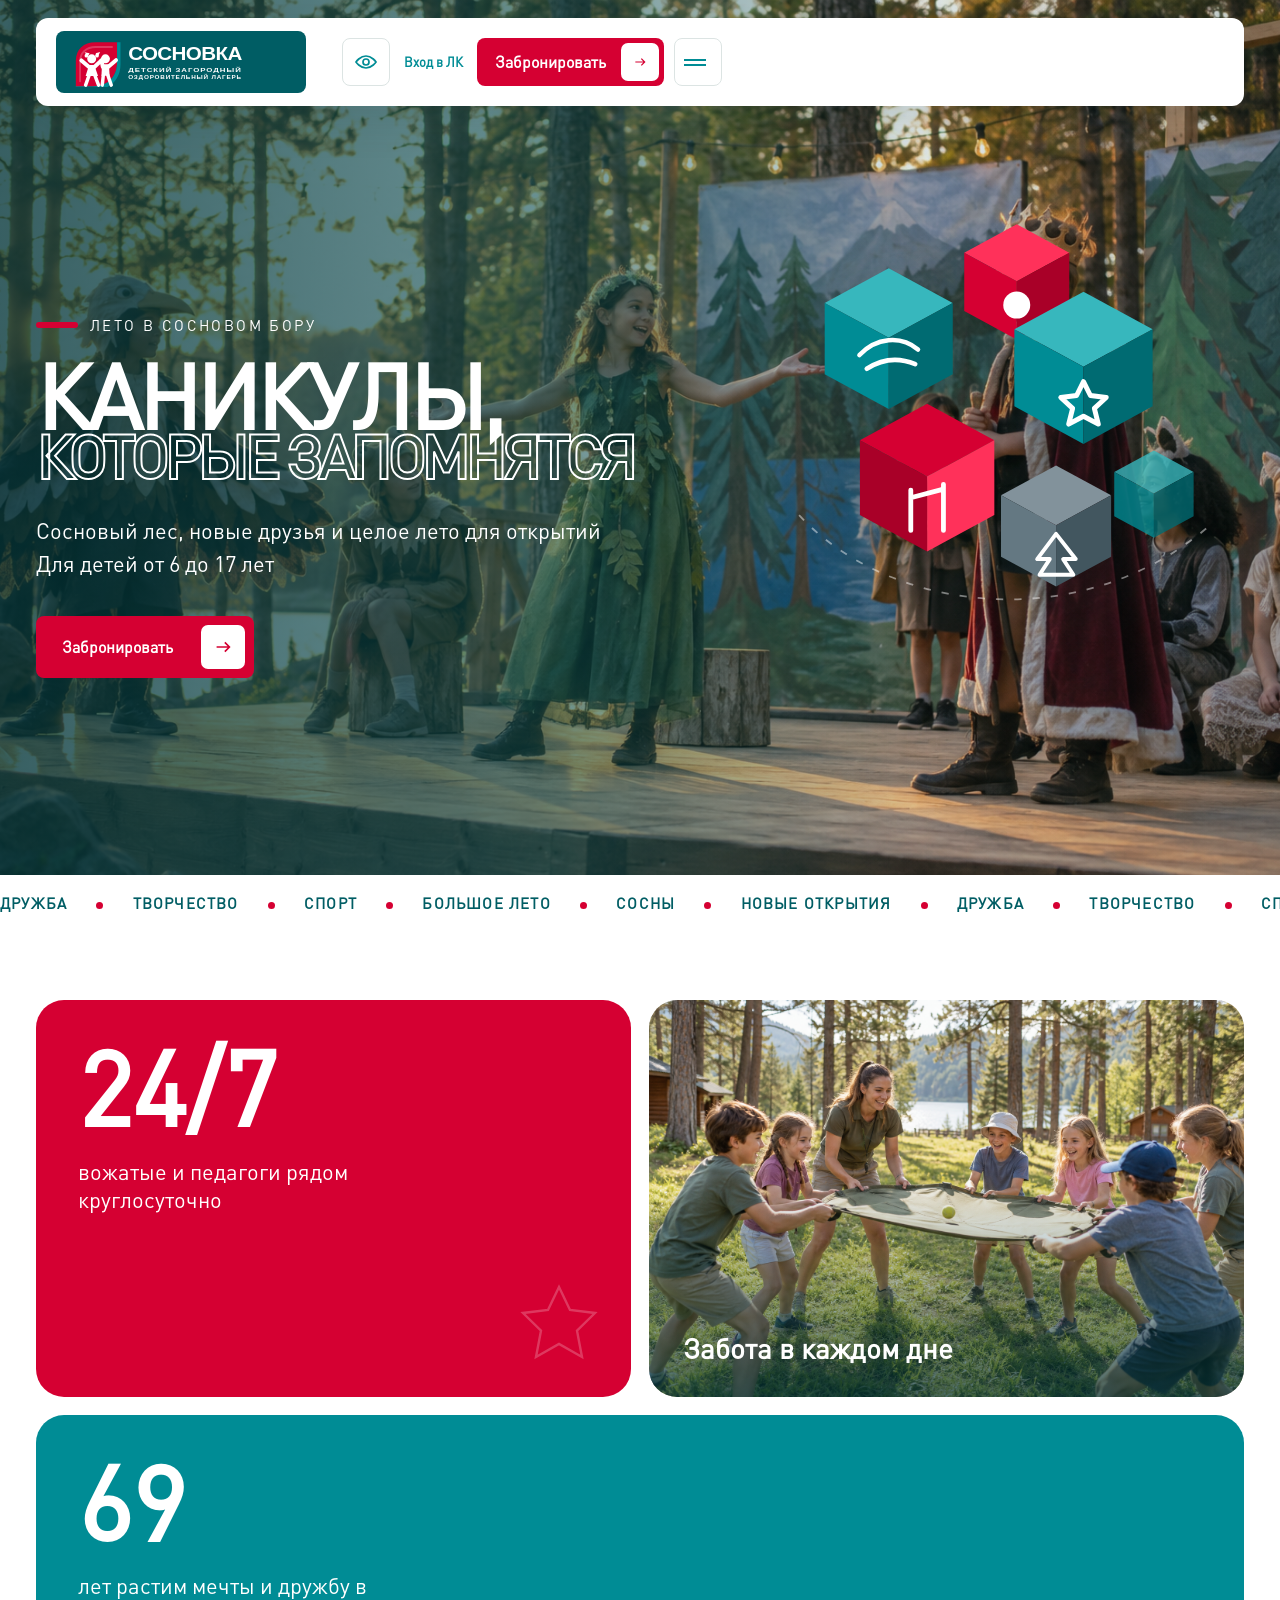
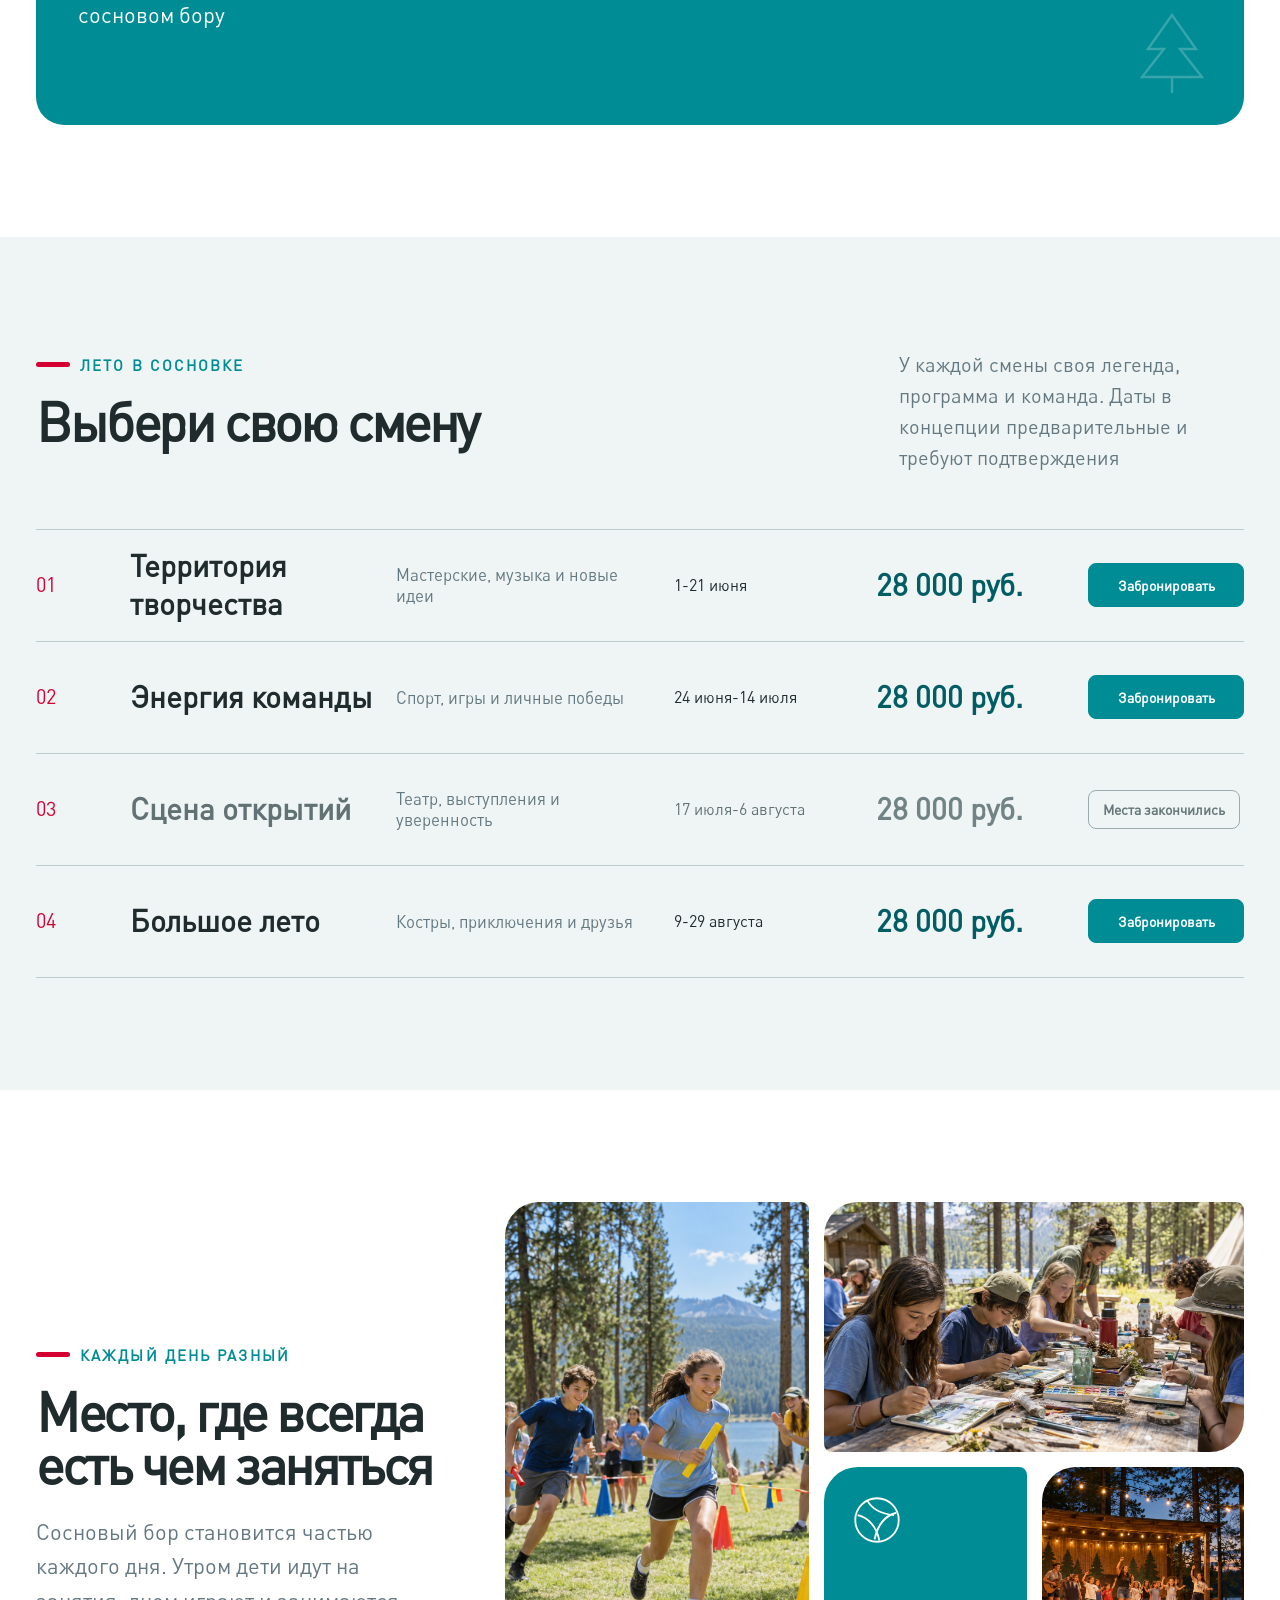
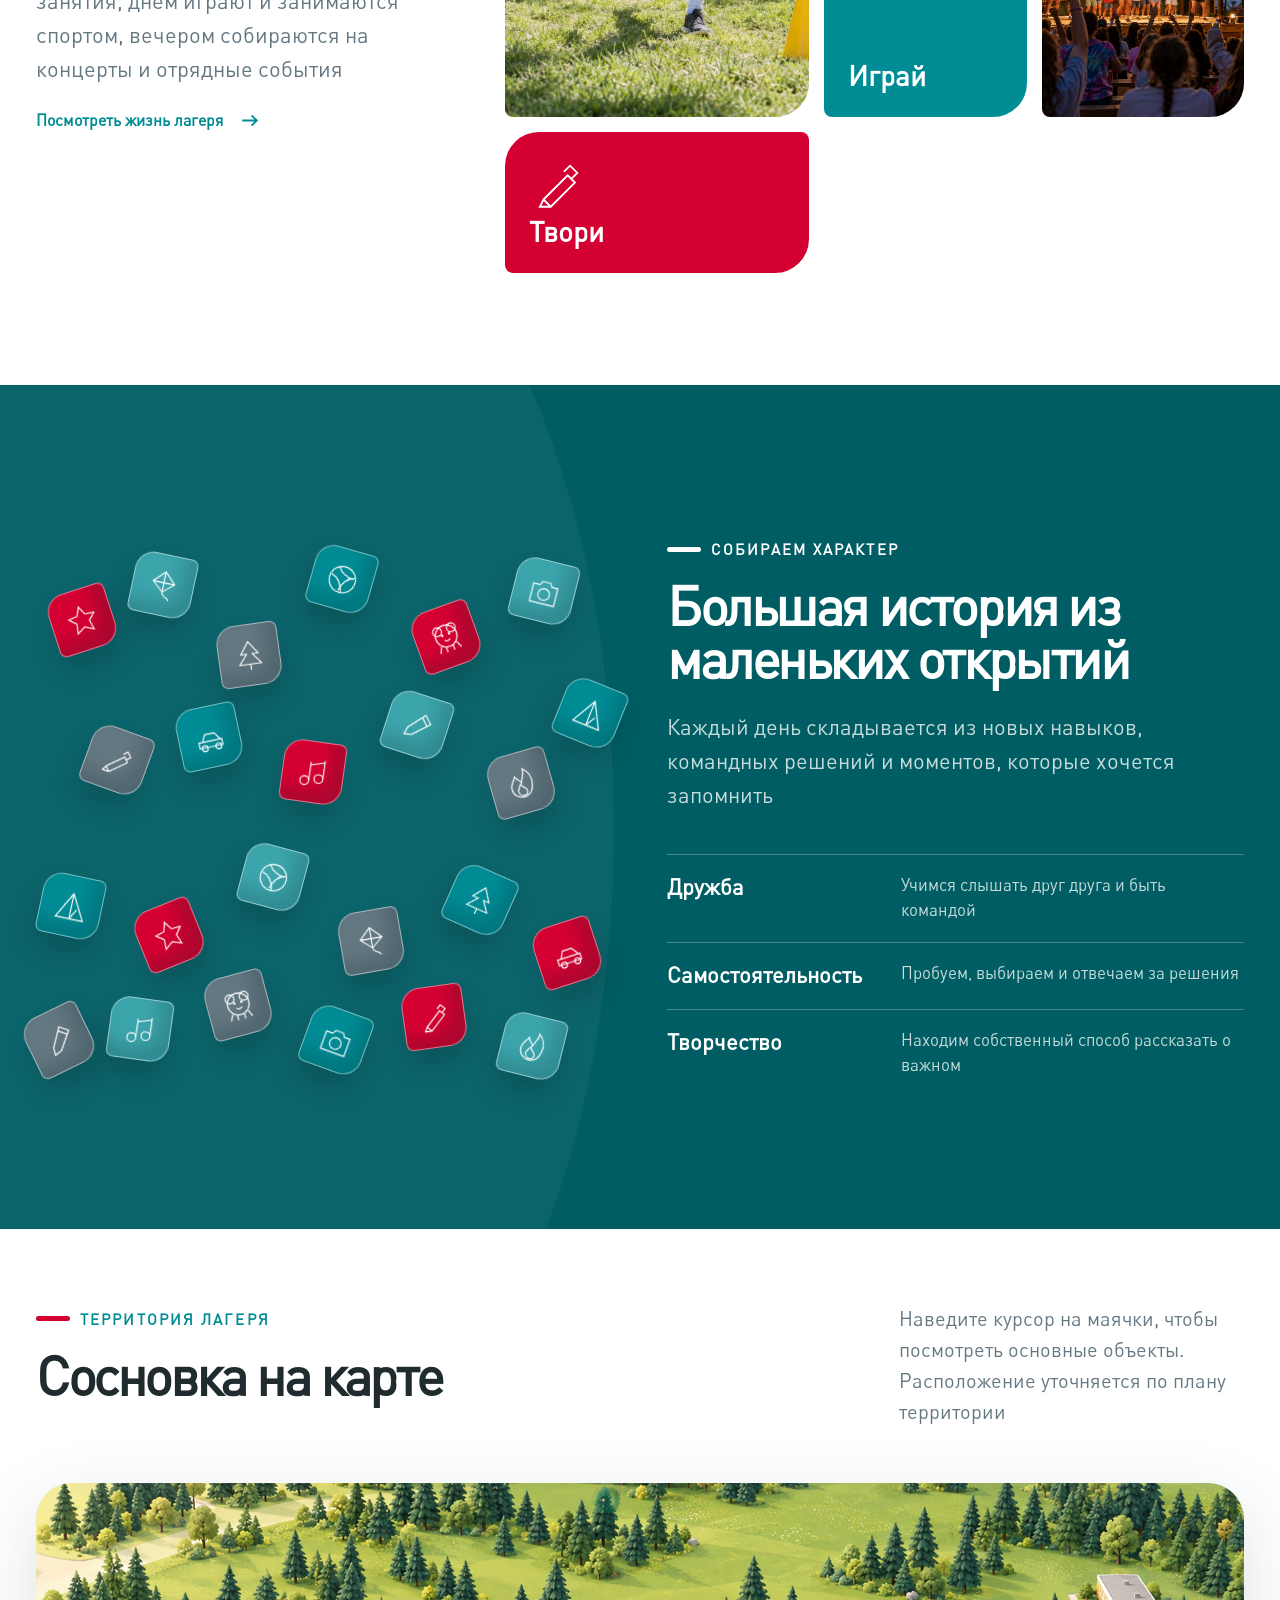
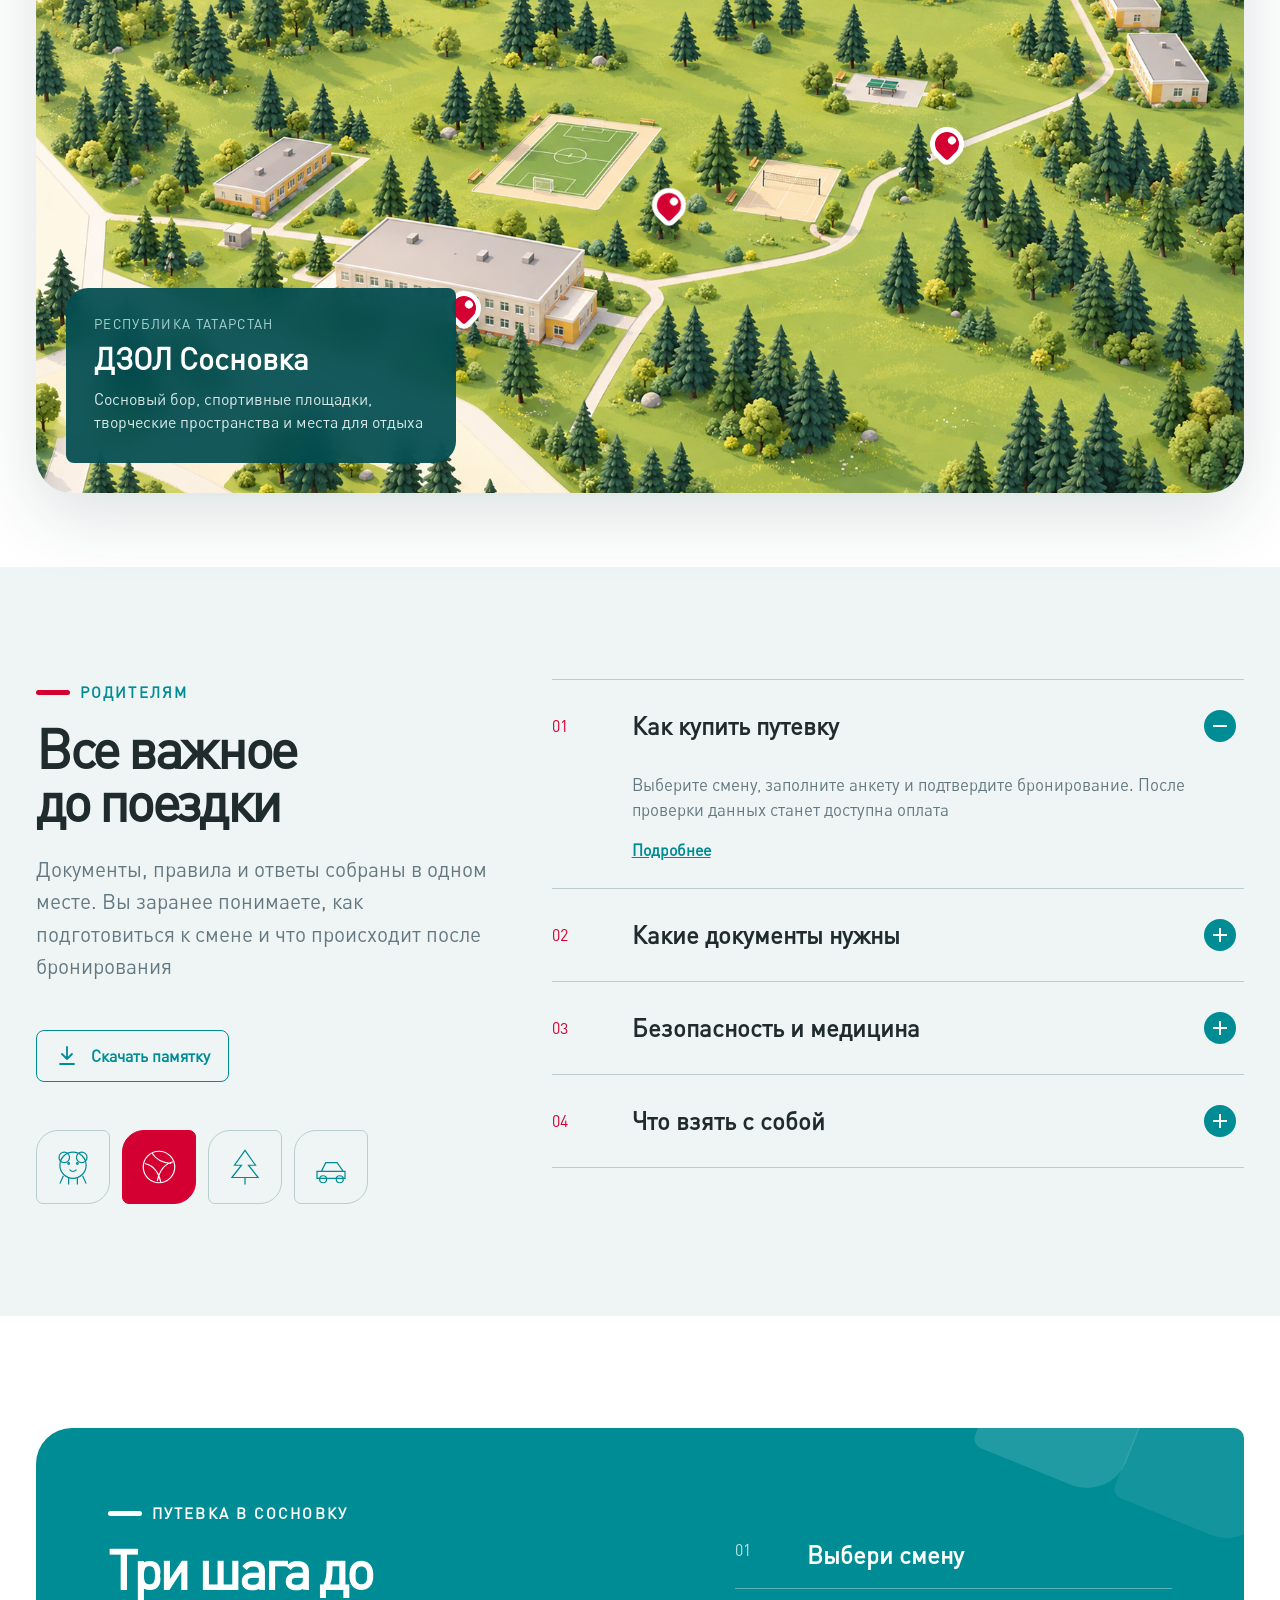
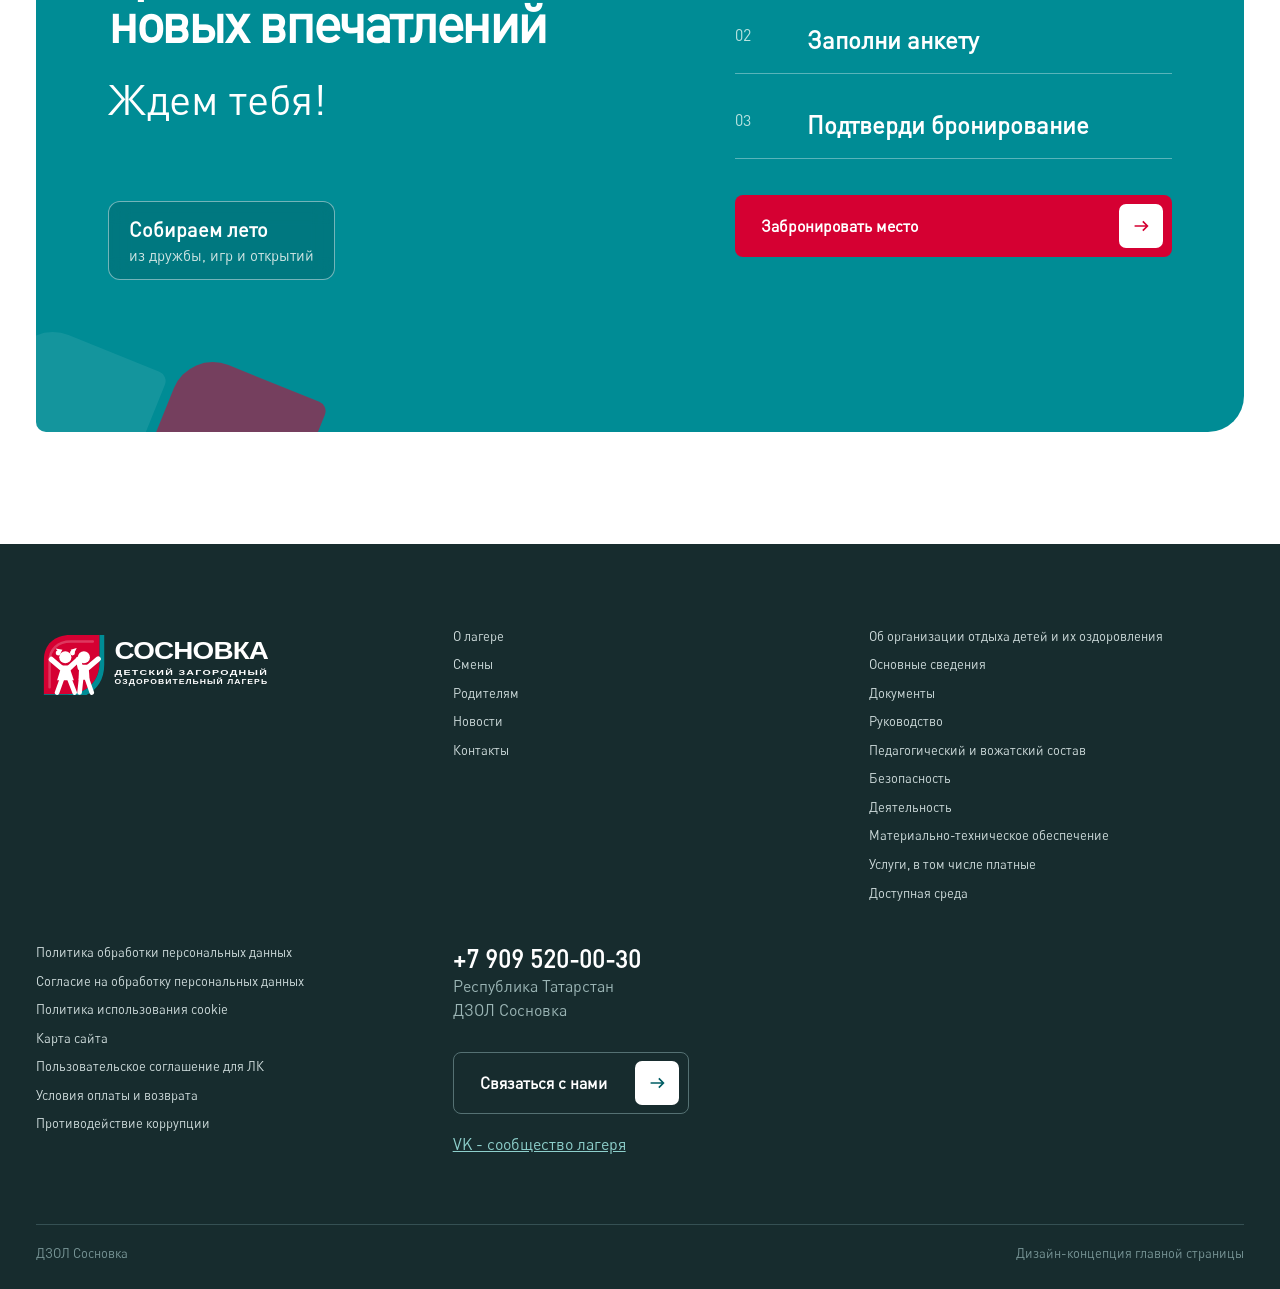
<file: tagras/index.html>
<!doctype html>
<html lang="ru">
<head>
  <meta charset="utf-8">
  <meta name="viewport" content="width=device-width, initial-scale=1">
  <meta name="description" content="Дизайн-концепция главной страницы ДЗОЛ Сосновка в стилистике ТАГРАС">
  <title>ДЗОЛ Сосновка - детский конструктор ТАГРАС</title>
  <link rel="stylesheet" href="styles.css">
</head>
<body>
  <svg class="svg-sprite" aria-hidden="true">
    <symbol id="i-ball" viewBox="0 0 48 48"><circle cx="24" cy="24" r="18"/><path d="M8 20c8 2 15 8 18 21M40 18c-8 2-15 8-18 22M16 8c4 7 11 11 22 12"/></symbol>
    <symbol id="i-car" viewBox="0 0 48 48"><path d="M8 29h32v8H8zM13 29l5-10h13l7 10"/><circle cx="15" cy="38" r="4"/><circle cx="34" cy="38" r="4"/></symbol>
    <symbol id="i-tree" viewBox="0 0 48 48"><path d="M24 5 12 22h8L9 36h30L28 22h8zM24 36v8"/></symbol>
    <symbol id="i-star" viewBox="0 0 48 48"><path d="m24 5 5.5 11.5L42 18l-9 8.8L35.5 40 24 33.5 12.5 40 15 26.8 6 18l12.5-1.5z"/></symbol>
    <symbol id="i-kite" viewBox="0 0 48 48"><path d="m24 5 15 15-15 13L9 20zM24 5v28M9 20h30M24 33c0 8 10 5 10 11"/></symbol>
    <symbol id="i-paint" viewBox="0 0 48 48"><path d="M12 36 32 16l6 6-20 20H9zM29 13l5-5 6 6-5 5"/><path d="m12 36 6 6"/></symbol>
    <symbol id="i-teddy" viewBox="0 0 48 48"><circle cx="14" cy="13" r="6"/><circle cx="34" cy="13" r="6"/><circle cx="24" cy="22" r="15"/><circle cx="19" cy="20" r="1"/><circle cx="29" cy="20" r="1"/><path d="M20 27c3 3 5 3 8 0M13 34l-4 9M35 34l4 9M19 36v8M29 36v8"/></symbol>
    <symbol id="i-fire" viewBox="0 0 48 48"><path d="M24 43c-9 0-15-6-15-14 0-7 5-10 8-16 2 6 6 6 7 10 2-7 7-10 6-18 8 7 10 15 8 23-1 9-7 15-14 15Z"/><path d="M24 41c-4 0-7-3-7-7 0-3 3-5 5-9 1 4 5 5 7 9 1 4-1 7-5 7Z"/></symbol>
    <symbol id="i-brush" viewBox="0 0 48 48"><path d="m31 7 10 10-21 21-10 2 2-10zM27 11l10 10"/></symbol>
    <symbol id="i-camera" viewBox="0 0 48 48"><path d="M7 16h9l3-5h11l3 5h8v25H7z"/><circle cx="24" cy="28" r="8"/></symbol>
    <symbol id="i-tent" viewBox="0 0 48 48"><path d="M24 6 5 41h38zM24 6v35M24 41l8-14"/></symbol>
    <symbol id="i-music" viewBox="0 0 48 48"><path d="M19 10v25M38 6v25M19 14l19-5"/><circle cx="13" cy="36" r="6"/><circle cx="32" cy="32" r="6"/></symbol>
    <symbol id="i-arrow" viewBox="0 0 24 24"><path d="M5 12h14M14 7l5 5-5 5"/></symbol>
  </svg>

  <div class="background-toys" aria-hidden="true">
    <svg class="toy toy-a"><use href="#i-ball"/></svg><svg class="toy toy-b"><use href="#i-car"/></svg>
    <svg class="toy toy-c"><use href="#i-tree"/></svg><svg class="toy toy-d"><use href="#i-star"/></svg>
    <svg class="toy toy-e"><use href="#i-kite"/></svg><svg class="toy toy-f"><use href="#i-teddy"/></svg>
  </div>

  <header class="site-header" data-header>
    <div class="shell header-inner">
      <a class="brand" href="#top" aria-label="На главную">
        <img src="assets/logo-sosnovka-concept.svg" alt="Сосновка - детский загородный оздоровительный лагерь">
      </a>
      <nav class="main-nav" aria-label="Основная навигация" data-nav>
        <div class="nav-item has-dropdown">
          <div class="nav-item-head"><a href="#about">О лагере</a><button class="nav-toggle" type="button" aria-label="Открыть подразделы О лагере" aria-expanded="false"><svg viewBox="0 0 16 16"><path d="m3 6 5 5 5-5"/></svg></button></div>
          <div class="nav-dropdown">
            <a href="#"><b>История</b><span>Как появилась Сосновка</span></a>
            <a href="#"><b>Команда</b><span>Педагоги, вожатые и специалисты</span></a>
            <a href="#gallery"><b>Инфраструктура</b><span>Корпуса и площадки</span></a>
            <a href="#"><b>Услуги</b><span>Условия, стоимость и компенсации</span></a>
          </div>
        </div>
        <a class="nav-direct" href="#shifts">Смены</a>
        <div class="nav-item has-dropdown">
          <div class="nav-item-head"><a href="#parents">Родителям</a><button class="nav-toggle" type="button" aria-label="Открыть подразделы Родителям" aria-expanded="false"><svg viewBox="0 0 16 16"><path d="m3 6 5 5 5-5"/></svg></button></div>
          <div class="nav-dropdown nav-dropdown-right">
            <a href="#"><b>Что взять с собой</b><span>Список вещей для поездки</span></a>
            <a href="#"><b>Правила</b><span>Распорядок и требования</span></a>
            <a href="#"><b>Документы к заезду</b><span>Справки и согласия</span></a>
          </div>
        </div>
        <a class="nav-direct" href="#">Новости</a>
        <a class="nav-direct" href="#contacts">Контакты</a>
      </nav>
      <div class="header-actions">
        <button class="access-button" type="button" aria-label="Версия для слабовидящих">
          <svg viewBox="0 0 24 24"><path d="M2 12s4-6 10-6 10 6 10 6-4 6-10 6S2 12 2 12Z"/><circle cx="12" cy="12" r="3"/></svg>
        </button>
        <a class="header-login" href="#">Вход в ЛК</a>
        <a class="button button-red header-book" href="#" data-booking-open><span>Забронировать</span><svg><use href="#i-arrow"/></svg></a>
        <button class="menu-button" type="button" aria-label="Открыть меню" data-menu><span></span><span></span></button>
      </div>
    </div>
  </header>

  <main id="top">
    <section class="hero">
      <div class="hero-photo" role="img" aria-label="Дети участвуют в постановке на открытой сцене в сосновом лесу"></div>
      <div class="hero-overlay"></div>
      <div class="shell hero-inner">
        <div class="hero-copy">
          <div class="hero-label"><i></i> Лето в сосновом бору</div>
          <h1 class="dancing-title">Каникулы,<span class="hero-subline">которые запомнятся</span></h1>
          <p>Сосновый лес, новые друзья и целое лето для открытий<br>Для детей от 6 до 17 лет</p>
          <a class="button button-red hero-button" href="#" data-booking-open><span>Забронировать</span><svg><use href="#i-arrow"/></svg></a>
        </div>

        <div class="hero-constructor" aria-hidden="true">
          <svg class="constructor-svg" viewBox="0 0 520 520">
            <g class="cube cube-1" transform="translate(62 80)"><path class="top" d="M70 0 140 38 70 76 0 38Z"/><path class="left" d="M0 38 70 76v78L0 116Z"/><path class="right" d="M140 38 70 76v78l70-38Z"/><path class="cube-icon" d="M38 95c18-19 45-22 64-6M46 110c17-11 34-13 53-5"/></g>
            <g class="cube cube-2" transform="translate(202 18) scale(.82)"><path class="top" d="M70 0 140 38 70 76 0 38Z"/><path class="left" d="M0 38 70 76v78L0 116Z"/><path class="right" d="M140 38 70 76v78l70-38Z"/><circle class="cube-dot" cx="70" cy="108" r="18"/></g>
            <g class="cube cube-3" transform="translate(275 112) scale(1.08)"><path class="top" d="M70 0 140 38 70 76 0 38Z"/><path class="left" d="M0 38 70 76v78L0 116Z"/><path class="right" d="M140 38 70 76v78l70-38Z"/><path class="cube-icon" d="m70 91 7 14 16 2-12 11 4 16-15-8-15 8 4-16-12-11 16-2Z"/></g>
            <g class="cube cube-4" transform="translate(104 232) scale(1.05)"><path class="top" d="M70 0 140 38 70 76 0 38Z"/><path class="left" d="M0 38 70 76v78L0 116Z"/><path class="right" d="M140 38 70 76v78l70-38Z"/><path class="cube-icon" d="M53 132V90m34 42V84M53 98l34-9"/></g>
            <g class="cube cube-5" transform="translate(245 285) scale(.86)"><path class="top" d="M70 0 140 38 70 76 0 38Z"/><path class="left" d="M0 38 70 76v78L0 116Z"/><path class="right" d="M140 38 70 76v78l70-38Z"/><path class="cube-icon" d="M70 87 46 119h16l-13 20h43l-13-20h16Z"/></g>
            <g class="cube cube-6" transform="translate(352 250) scale(.62)"><path class="top" d="M70 0 140 38 70 76 0 38Z"/><path class="left" d="M0 38 70 76v78L0 116Z"/><path class="right" d="M140 38 70 76v78l70-38Z"/></g>
            <path class="orbit" d="M34 350c95 104 302 135 446 14"/>
          </svg>
        </div>
      </div>
      <div class="hero-marquee" aria-hidden="true"><div>Дружба <i></i> Творчество <i></i> Спорт <i></i> Большое лето <i></i> Сосны <i></i> Новые открытия <i></i> Дружба <i></i> Творчество <i></i> Спорт <i></i></div></div>
    </section>

    <section class="facts section-space" aria-label="Ключевые преимущества">
      <div class="shell facts-grid">
        <article class="fact fact-red"><strong>24/7</strong><span>вожатые и педагоги рядом круглосуточно</span><svg><use href="#i-star"/></svg></article>
        <article class="fact fact-photo"><img src="assets/safety-supervision.png" alt="Дети и вожатый на территории лагеря"><span>Забота в каждом дне</span></article>
        <article class="fact fact-teal"><strong>69</strong><span>лет растим мечты и дружбу в сосновом бору</span><svg><use href="#i-tree"/></svg></article>
      </div>
    </section>

    <section class="shifts section-space" id="shifts">
      <div class="shell">
        <div class="section-heading">
          <div><span class="eyebrow">Лето в Сосновке</span><h2>Выбери свою смену</h2></div>
          <p>У каждой смены своя легенда, программа и команда. Даты в концепции предварительные и требуют подтверждения</p>
        </div>
        <div class="shift-list" data-shifts>
          <article class="shift-row" data-preview="assets/shift-01-craft.png"><span class="shift-number">01</span><strong>Территория творчества</strong><span>Мастерские, музыка и новые идеи</span><em>1-21 июня</em><strong class="shift-price">28 000 руб.</strong><button class="shift-book-button" type="button" data-booking-shift="Территория творчества - 1-21 июня">Забронировать</button></article>
          <article class="shift-row" data-preview="assets/shift-02-volleyball.png"><span class="shift-number">02</span><strong>Энергия команды</strong><span>Спорт, игры и личные победы</span><em>24 июня-14 июля</em><strong class="shift-price">28 000 руб.</strong><button class="shift-book-button" type="button" data-booking-shift="Энергия команды - 24 июня-14 июля">Забронировать</button></article>
          <article class="shift-row shift-row-sold" data-preview="assets/shift-03-theatre.png"><span class="shift-number">03</span><strong>Сцена открытий</strong><span>Театр, выступления и уверенность</span><em>17 июля-6 августа</em><strong class="shift-price">28 000 руб.</strong><span class="shift-sold-out">Места закончились</span></article>
          <article class="shift-row" data-preview="assets/shift-04-campfire.png"><span class="shift-number">04</span><strong>Большое лето</strong><span>Костры, приключения и друзья</span><em>9-29 августа</em><strong class="shift-price">28 000 руб.</strong><button class="shift-book-button" type="button" data-booking-shift="Большое лето - 9-29 августа">Забронировать</button></article>
          <div class="shift-preview" data-shift-preview><img src="assets/shift-01-craft.png" alt=""></div>
        </div>
      </div>
    </section>

    <section class="about section-space" id="about">
      <div class="shell about-grid">
        <div class="about-copy">
          <span class="eyebrow">Каждый день разный</span>
          <h2>Место, где всегда есть чем заняться</h2>
          <p>Сосновый бор становится частью каждого дня. Утром дети идут на занятия, днем играют и занимаются спортом, вечером собираются на концерты и отрядные события</p>
          <a class="text-link" href="#gallery">Посмотреть жизнь лагеря <svg><use href="#i-arrow"/></svg></a>
        </div>
        <div class="photo-pattern" aria-label="Фотографии жизни лагеря">
          <figure class="pattern-cell cell-a"><img src="assets/sport-concept.png" alt="Спортивные занятия в лагере"></figure>
          <figure class="pattern-cell cell-b"><img src="assets/workshop-concept.png" alt="Творческая мастерская"></figure>
          <div class="pattern-cell cell-color"><svg><use href="#i-ball"/></svg><b>Играй</b></div>
          <figure class="pattern-cell cell-c"><img src="assets/evening-concept.png" alt="Вечернее событие"></figure>
          <div class="pattern-cell cell-mark"><svg><use href="#i-paint"/></svg><b>Твори</b></div>
        </div>
      </div>
    </section>

    <section class="values section-space" id="values">
      <div class="shell values-grid">
        <div class="shape-playground" data-shape-playground data-current-shape="scatter" aria-label="Кубики собираются в детские фигуры">
          <div class="shape-stage">
            <span class="shape-cube"><svg><use href="#i-star"/></svg></span><span class="shape-cube"><svg><use href="#i-kite"/></svg></span><span class="shape-cube"><svg><use href="#i-tree"/></svg></span><span class="shape-cube"><svg><use href="#i-ball"/></svg></span>
            <span class="shape-cube"><svg><use href="#i-teddy"/></svg></span><span class="shape-cube"><svg><use href="#i-camera"/></svg></span><span class="shape-cube"><svg><use href="#i-paint"/></svg></span><span class="shape-cube"><svg><use href="#i-car"/></svg></span>
            <span class="shape-cube"><svg><use href="#i-music"/></svg></span><span class="shape-cube"><svg><use href="#i-brush"/></svg></span><span class="shape-cube"><svg><use href="#i-fire"/></svg></span><span class="shape-cube"><svg><use href="#i-tent"/></svg></span>
            <span class="shape-cube"><svg><use href="#i-star"/></svg></span><span class="shape-cube"><svg><use href="#i-ball"/></svg></span><span class="shape-cube"><svg><use href="#i-kite"/></svg></span><span class="shape-cube"><svg><use href="#i-tree"/></svg></span>
            <span class="shape-cube"><svg><use href="#i-car"/></svg></span><span class="shape-cube"><svg><use href="#i-music"/></svg></span><span class="shape-cube"><svg><use href="#i-teddy"/></svg></span><span class="shape-cube"><svg><use href="#i-camera"/></svg></span>
            <span class="shape-cube"><svg><use href="#i-paint"/></svg></span><span class="shape-cube"><svg><use href="#i-fire"/></svg></span><span class="shape-cube"><svg><use href="#i-brush"/></svg></span><span class="shape-cube"><svg><use href="#i-tent"/></svg></span>
          </div>
        </div>
        <div class="values-copy">
          <span class="eyebrow eyebrow-light">Собираем характер</span>
          <h2>Большая история из маленьких открытий</h2>
          <p>Каждый день складывается из новых навыков, командных решений и моментов, которые хочется запомнить</p>
          <div class="values-list">
            <div><b>Дружба</b><span>Учимся слышать друг друга и быть командой</span></div>
            <div><b>Самостоятельность</b><span>Пробуем, выбираем и отвечаем за решения</span></div>
            <div><b>Творчество</b><span>Находим собственный способ рассказать о важном</span></div>
          </div>
        </div>
      </div>
    </section>

    <section class="map-section section-space" id="gallery">
      <div class="shell">
        <div class="section-heading">
          <div><span class="eyebrow">Территория лагеря</span><h2>Сосновка на карте</h2></div>
          <p>Наведите курсор на маячки, чтобы посмотреть основные объекты. Расположение уточняется по плану территории</p>
        </div>
        <div class="map-frame">
          <img src="assets/camp-map-concept.png" alt="Схема территории лагеря Сосновка">
          <button class="map-pin pin-a" type="button"><i></i><span>Административное здание</span></button>
          <button class="map-pin pin-b" type="button"><i></i><span>Спортивная площадка</span></button>
          <button class="map-pin pin-c" type="button"><i></i><span>Площадка для мероприятий</span></button>
          <div class="map-card"><small>Республика Татарстан</small><strong>ДЗОЛ Сосновка</strong><p>Сосновый бор, спортивные площадки, творческие пространства и места для отдыха</p></div>
        </div>
      </div>
    </section>

    <section class="parents section-space" id="parents">
      <div class="shell parents-grid">
        <div class="parents-intro">
          <span class="eyebrow">Родителям</span>
          <h2>Все важное до поездки</h2>
          <p>Документы, правила и ответы собраны в одном месте. Вы заранее понимаете, как подготовиться к смене и что происходит после бронирования</p>
          <a class="download-guide" href="#"><svg viewBox="0 0 24 24" aria-hidden="true"><path d="M12 3v12m0 0 5-5m-5 5-5-5M5 20h14"/></svg><span>Скачать памятку</span></a>
          <div class="parent-figure" aria-hidden="true"><svg><use href="#i-teddy"/></svg><svg><use href="#i-ball"/></svg><svg><use href="#i-tree"/></svg><svg><use href="#i-car"/></svg></div>
        </div>
        <div class="accordion" data-accordion>
          <details open><summary><span>01</span><b>Как купить путевку</b><i></i></summary><div><p>Выберите смену, заполните анкету и подтвердите бронирование. После проверки данных станет доступна оплата</p><a href="#">Подробнее</a></div></details>
          <details><summary><span>02</span><b>Какие документы нужны</b><i></i></summary><div><p>Список документов и медицинских справок будет доступен в разделе для родителей</p><a href="#">Подробнее</a></div></details>
          <details><summary><span>03</span><b>Безопасность и медицина</b><i></i></summary><div><p>На территории работают медицинские специалисты, действует контролируемый доступ и круглосуточное сопровождение</p><a href="#">Подробнее</a></div></details>
          <details><summary><span>04</span><b>Что взять с собой</b><i></i></summary><div><p>Подготовим понятный список одежды, личных вещей и предметов для занятий</p><a href="#">Подробнее</a></div></details>
        </div>
      </div>
    </section>

    <section class="booking section-space">
      <div class="shell booking-card">
        <div class="booking-copy"><span class="eyebrow eyebrow-light">Путевка в Сосновку</span><h2>Три шага до новых впечатлений</h2><p>Ждем тебя!</p><div class="summer-note"><b>Собираем лето</b><span>из дружбы, игр и открытий</span></div></div>
        <div class="booking-steps">
          <div><span>01</span><b>Выбери смену</b></div>
          <div><span>02</span><b>Заполни анкету</b></div>
          <div><span>03</span><b>Подтверди бронирование</b></div>
          <a class="button button-red" href="#" data-booking-open><span>Забронировать место</span><svg><use href="#i-arrow"/></svg></a>
        </div>
        <div class="booking-cubes" aria-hidden="true"><i></i><i></i><i></i><i></i></div>
      </div>
    </section>
  </main>

  <footer class="site-footer" id="contacts">
    <div class="shell footer-grid">
      <div class="footer-brand"><img src="assets/logo-sosnovka-concept.svg" alt="Сосновка"></div>
      <nav><a href="#about">О лагере</a><a href="#shifts">Смены</a><a href="#parents">Родителям</a><a href="#">Новости</a><a href="#contacts">Контакты</a></nav>
      <nav><a href="#">Об организации отдыха детей и их оздоровления</a><a href="#">Основные сведения</a><a href="#">Документы</a><a href="#">Руководство</a><a href="#">Педагогический и вожатский состав</a><a href="#">Безопасность</a><a href="#">Деятельность</a><a href="#">Материально-техническое обеспечение</a><a href="#">Услуги, в том числе платные</a><a href="#">Доступная среда</a></nav>
      <nav><a href="#">Политика обработки персональных данных</a><a href="#">Согласие на обработку персональных данных</a><a href="#">Политика использования cookie</a><a href="#">Карта сайта</a><a href="#">Пользовательское соглашение для ЛК</a><a href="#">Условия оплаты и возврата</a><a href="#">Противодействие коррупции</a></nav>
      <div class="footer-contact"><a class="footer-phone" href="tel:+79095200030">+7 909 520-00-30</a><p>Республика Татарстан<br>ДЗОЛ Сосновка</p><button class="button button-outline" type="button" data-contact-open><span>Связаться с нами</span><svg><use href="#i-arrow"/></svg></button><a class="social-link" href="https://vk.ru/dzol_sosnovka" target="_blank" rel="noopener">VK - сообщество лагеря</a></div>
    </div>
    <div class="shell footer-bottom"><span>ДЗОЛ Сосновка</span><span>Дизайн-концепция главной страницы</span></div>
  </footer>

  <button class="scroll-top" type="button" aria-label="Наверх" data-scroll-top><svg viewBox="0 0 24 24"><path d="m6 14 6-6 6 6M12 8v10"/></svg></button>

  <dialog class="contact-modal" data-contact-modal>
    <form method="dialog" class="modal-card" data-contact-form>
      <button class="modal-close" type="button" aria-label="Закрыть" data-contact-close>×</button>
      <span class="eyebrow">Обратная связь</span><h2>Связаться с нами</h2>
      <label><span>Имя</span><input type="text" required placeholder="Как к вам обращаться"></label>
      <label><span>Телефон</span><input type="tel" required placeholder="+7 900 000-00-00"></label>
      <label><span>Сообщение</span><textarea required placeholder="Напишите ваш вопрос"></textarea></label>
      <label class="consent"><input type="checkbox" required><span>Я даю согласие на обработку персональных данных в соответствии с <a href="#">политикой обработки персональных данных</a></span></label>
      <button class="button button-red modal-submit" value="submit"><span>Отправить</span><svg><use href="#i-arrow"/></svg></button>
    </form>
  </dialog>

  <dialog class="booking-modal" data-booking-modal aria-labelledby="booking-title">
    <form class="booking-form" data-booking-form>
      <button class="modal-close" type="button" aria-label="Закрыть форму" data-booking-close>×</button>
      <span class="eyebrow">Заявка на путевку</span>
      <h2 id="booking-title">Забронировать место</h2>
      <p class="booking-form-lead">Оставьте данные для связи. Сотрудник лагеря уточнит наличие мест и поможет завершить оформление</p>
      <div class="booking-fields">
        <label class="booking-field"><span>Телефон для связи</span><input type="tel" name="phone" autocomplete="tel" required placeholder="+7 900 000-00-00"></label>
        <label class="booking-field"><span>Смена</span><select name="shift" required data-booking-select><option value="" selected disabled>Выберите смену</option><option>Территория творчества - 1-21 июня</option><option>Энергия команды - 24 июня-14 июля</option><option>Сцена открытий - 17 июля-6 августа</option><option>Большое лето - 9-29 августа</option></select></label>
        <label class="booking-field"><span>Количество детей</span><input type="number" name="children" min="1" max="10" value="1" required></label>
        <label class="booking-field"><span>Возраст детей</span><input type="text" name="age" required placeholder="Например: 8 и 12 лет"></label>
        <label class="booking-field booking-field-wide"><span>Комментарий</span><textarea name="message" placeholder="Напишите вопрос или важную информацию"></textarea></label>
      </div>
      <div class="booking-consents">
        <label><input type="checkbox" name="personal_consent" required><span>Я даю согласие на обработку моих персональных данных на условиях <a href="#">согласия на обработку персональных данных</a> и ознакомлен с <a href="#">политикой обработки персональных данных</a></span></label>
        <label><input type="checkbox" name="child_consent" required><span>Я подтверждаю, что являюсь законным представителем ребенка, и даю согласие на обработку указанных в заявке сведений о ребенке</span></label>
        <label><input type="checkbox" name="messages_consent"><span>Я согласен получать информационные сообщения о сменах и программах лагеря</span></label>
      </div>
      <p class="booking-success" data-booking-success>Заявка заполнена. В рабочей версии она будет отправлена сотрудникам лагеря</p>
      <button class="button button-red booking-submit" type="submit"><span>Отправить заявку</span><svg><use href="#i-arrow"/></svg></button>
    </form>
  </dialog>

  <script src="script.js"></script>
</body>
</html>
</file>
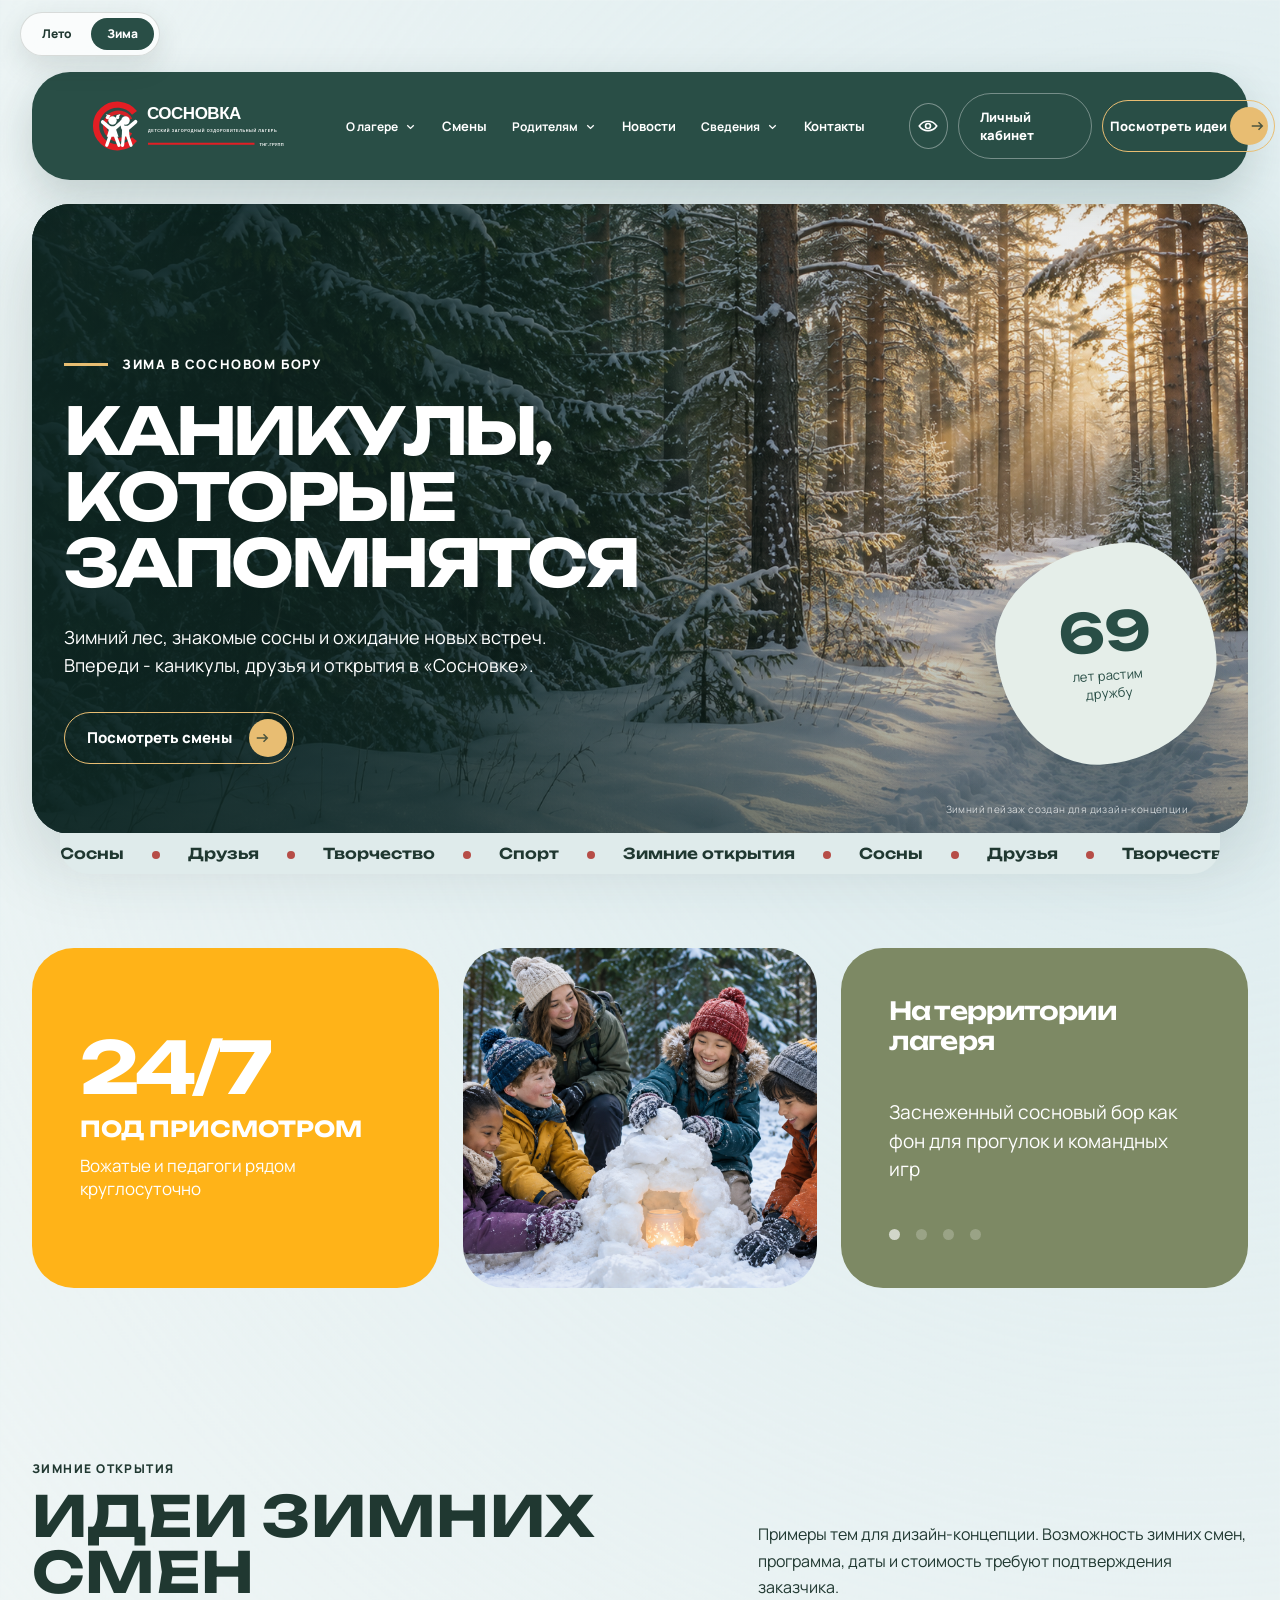
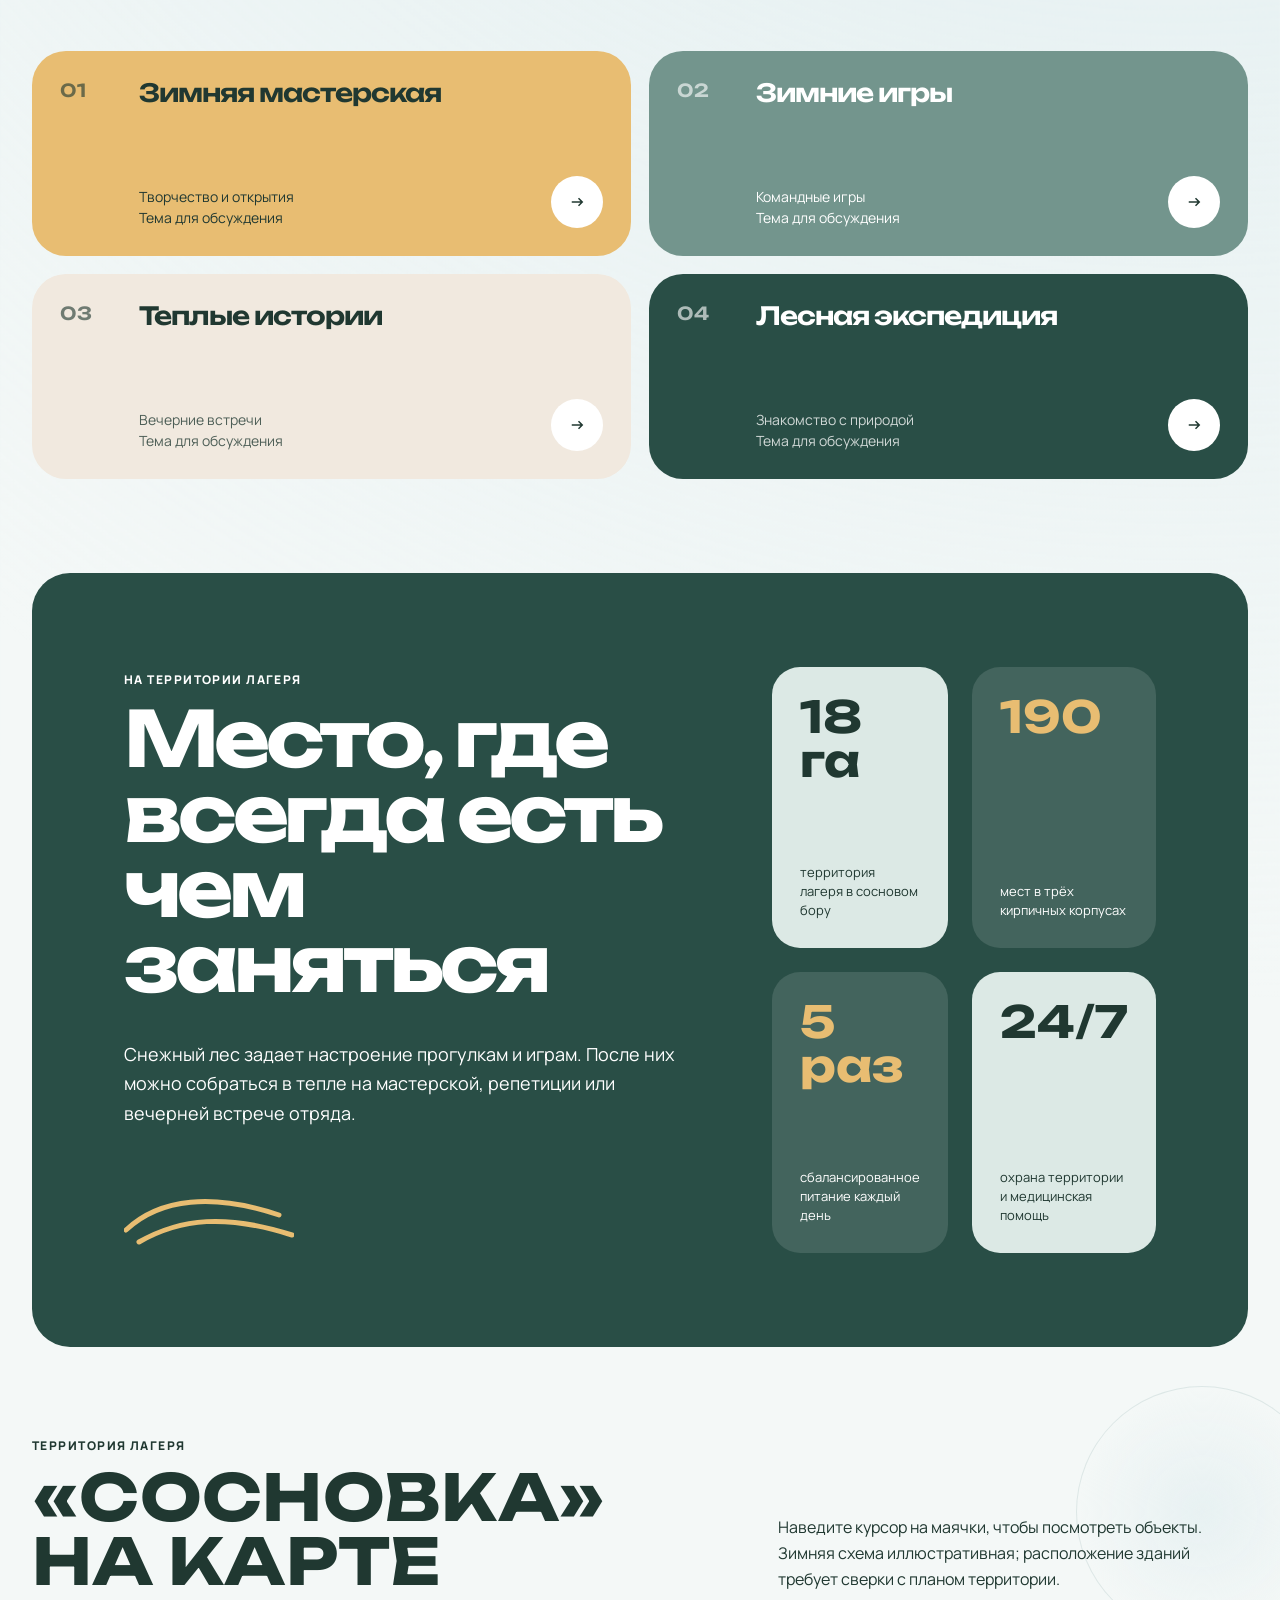
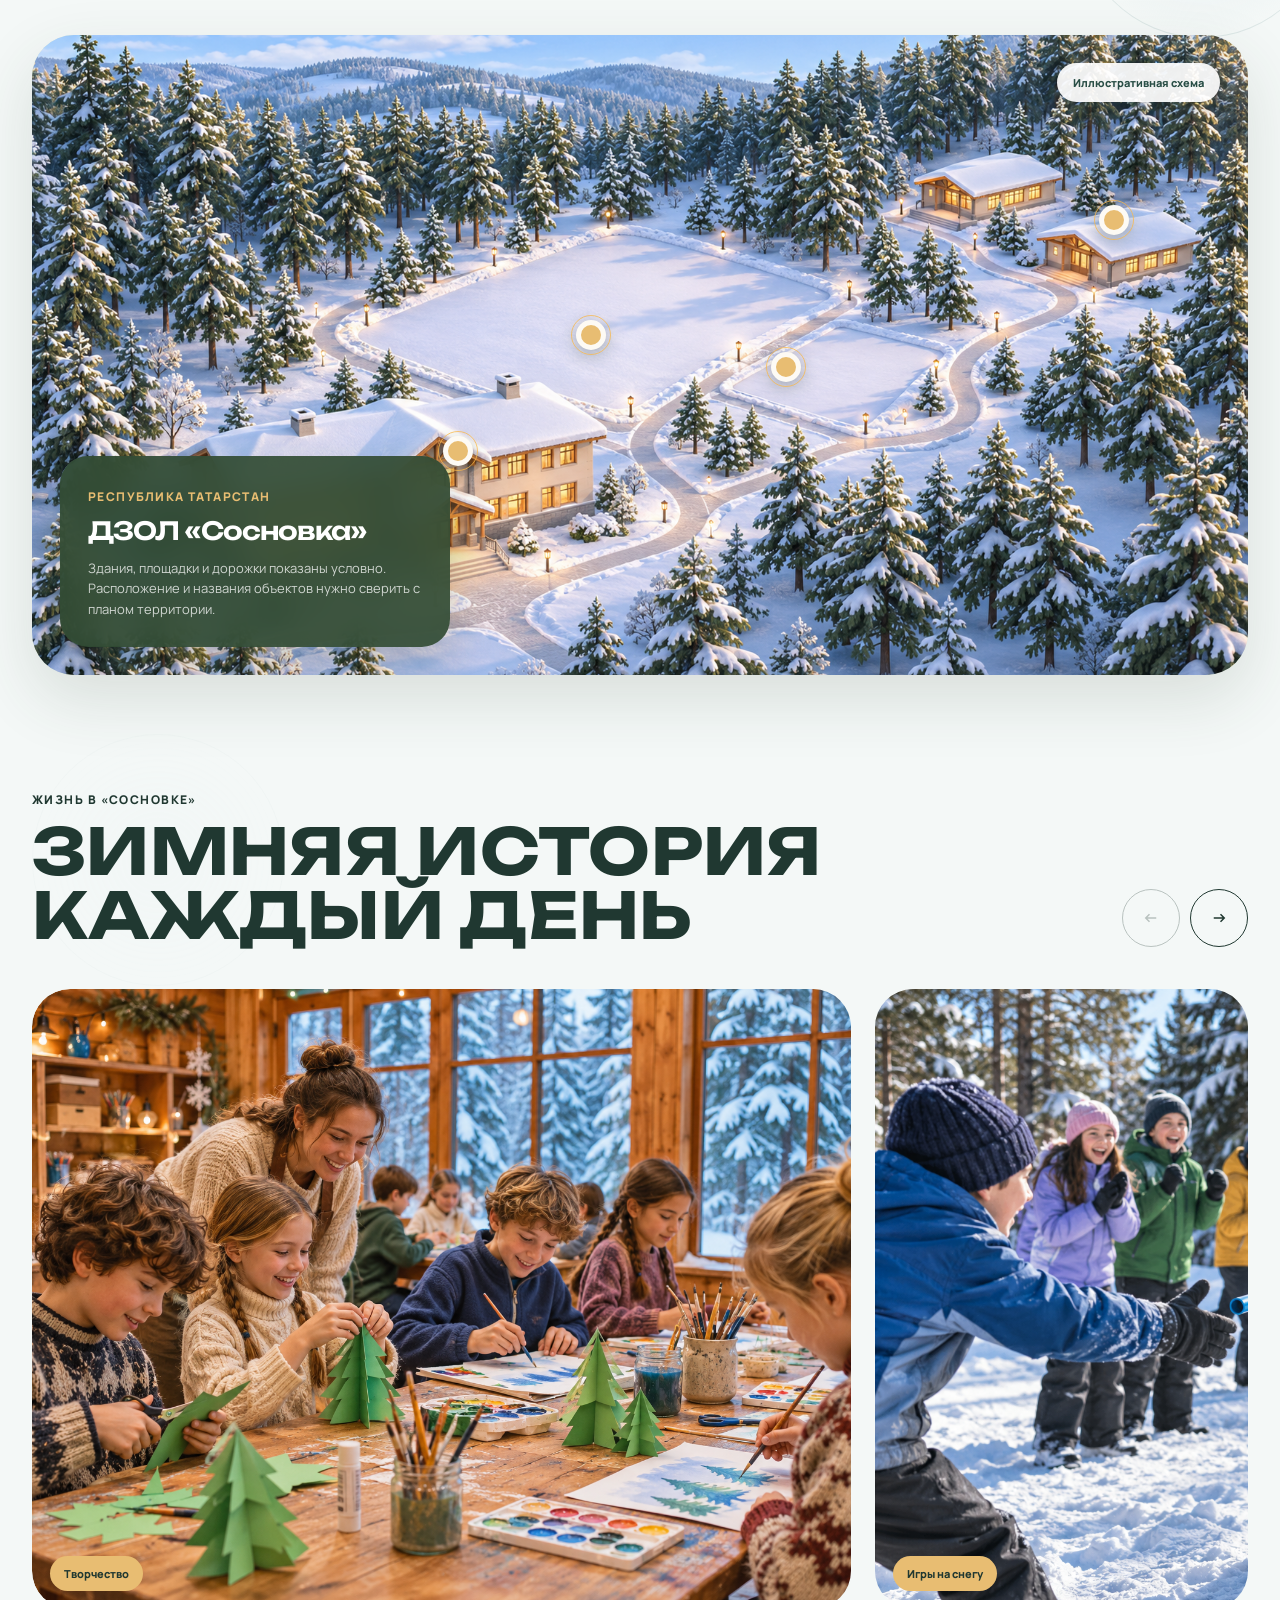
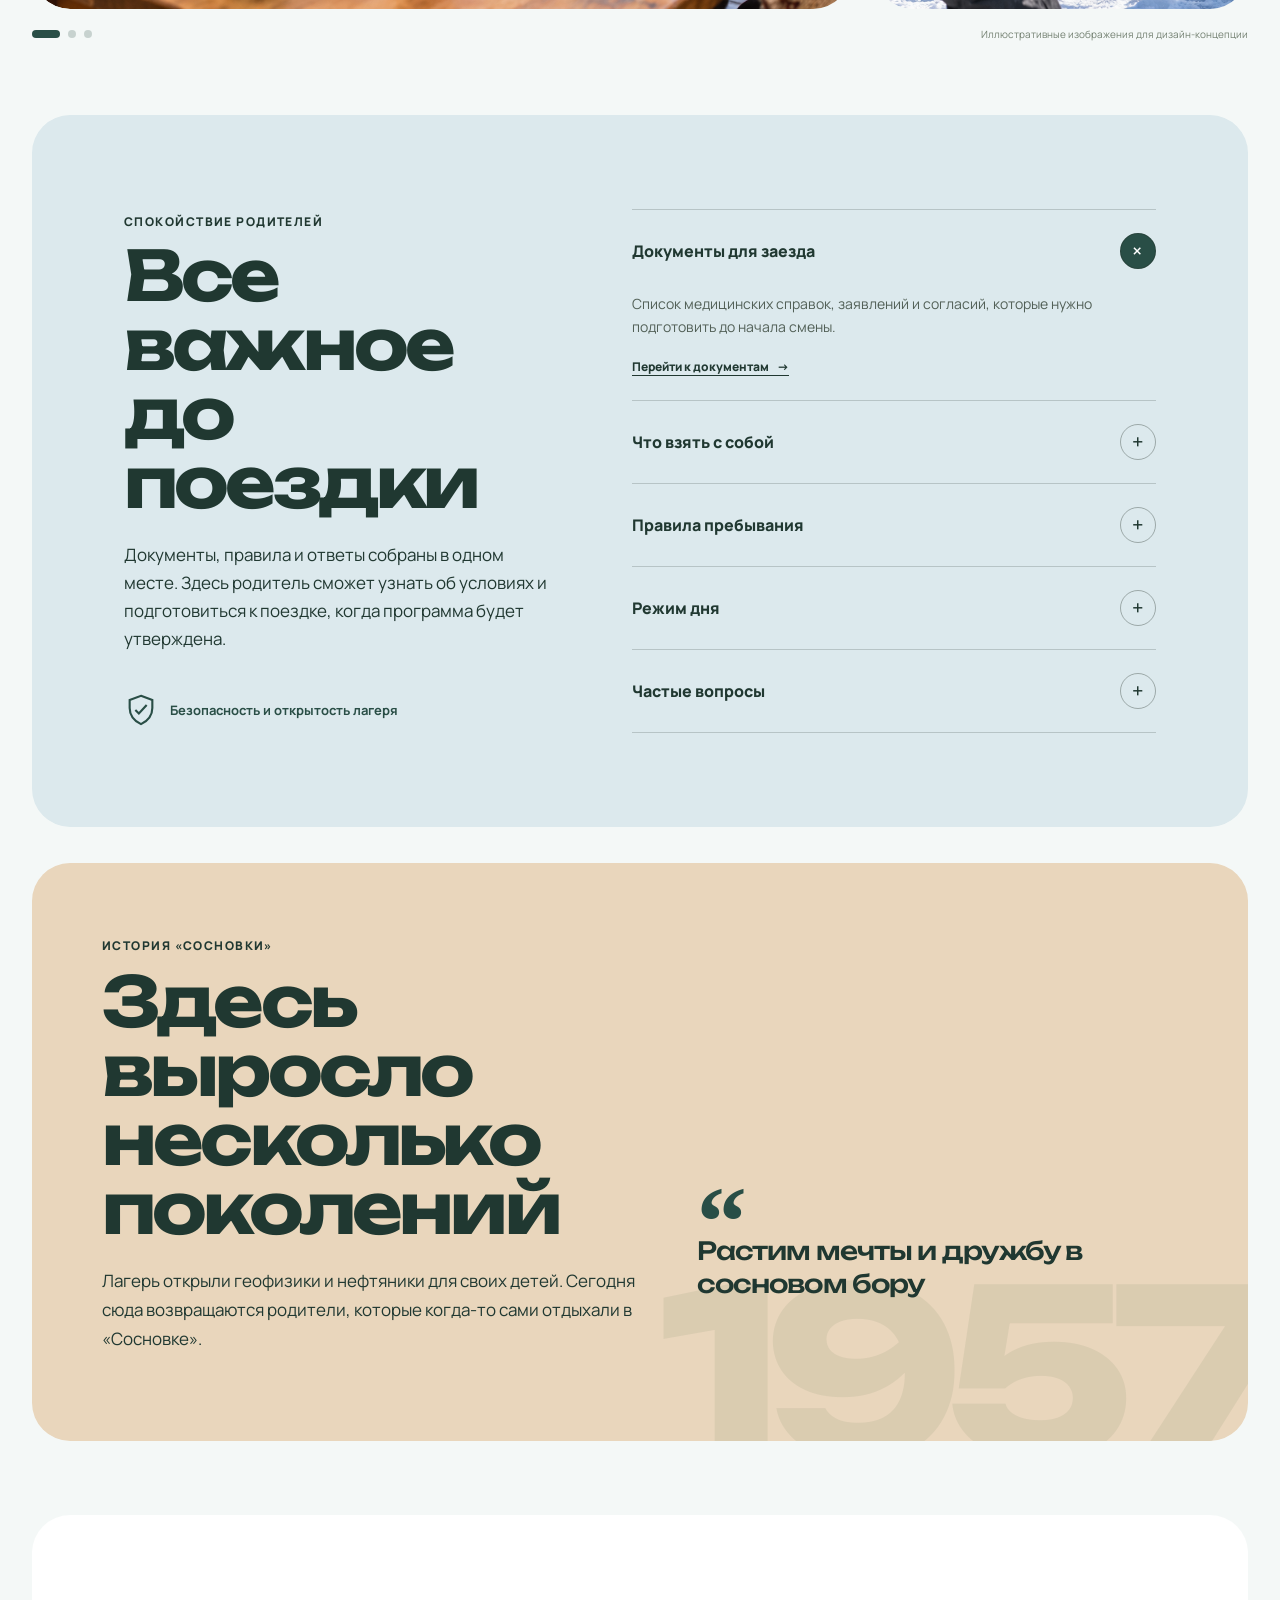
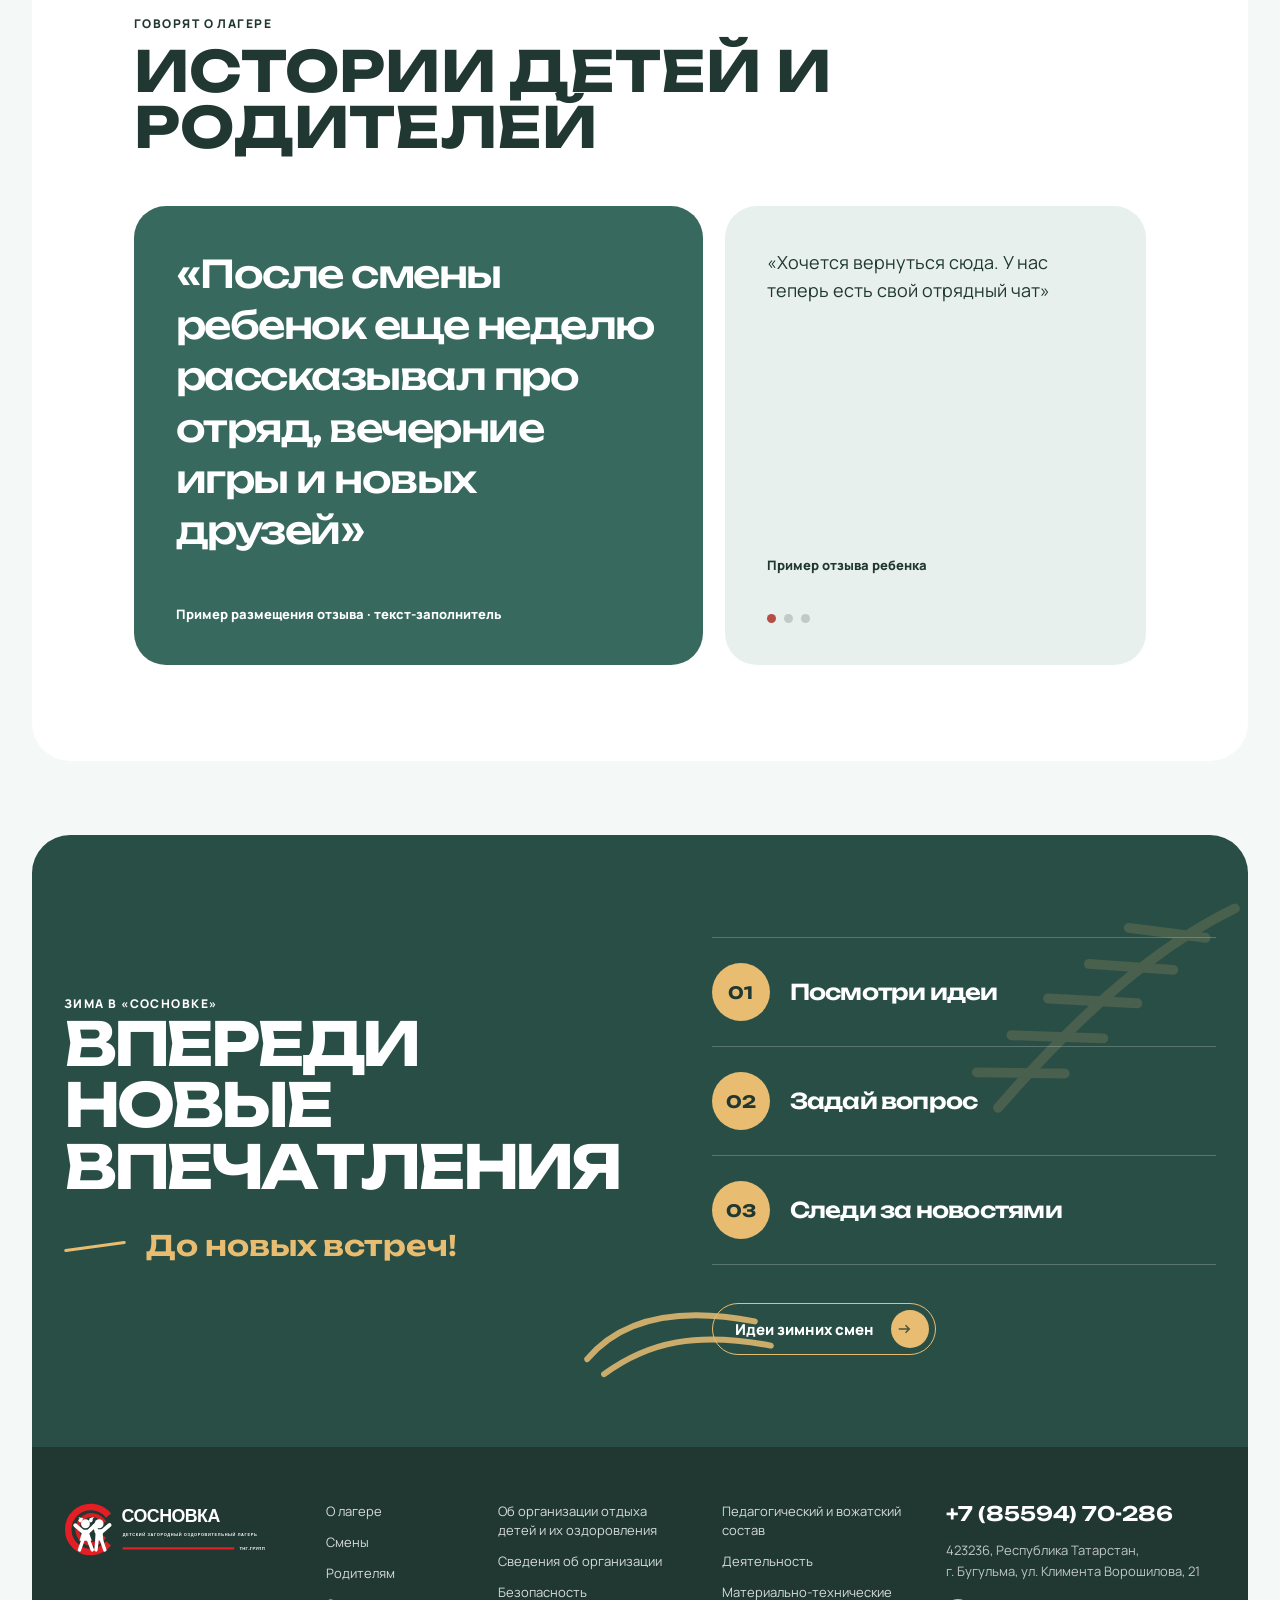
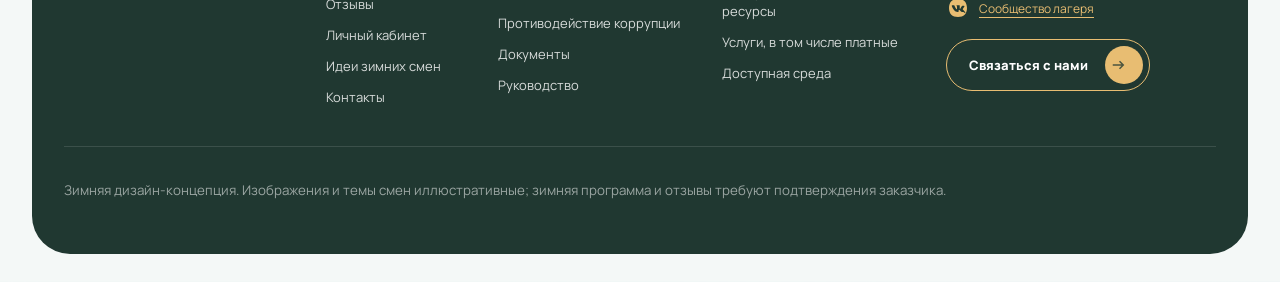
<file: winter/index.html>
<!doctype html>
<html lang="ru">
<head>
  <meta charset="utf-8">
  <meta name="viewport" content="width=device-width, initial-scale=1">
  <meta name="description" content="Зимняя дизайн-концепция главной страницы ДЗОЛ Сосновка">
  <title>ДЗОЛ «Сосновка» - зимняя концепция</title>
  <link rel="preconnect" href="https://fonts.googleapis.com">
  <link rel="preconnect" href="https://fonts.gstatic.com" crossorigin>
  <link href="https://fonts.googleapis.com/css2?family=Manrope:wght@400;500;600;700;800&family=Unbounded:wght@500;600;700;800&display=swap" rel="stylesheet">
  <style>
    :root{--red:#e31e24;--yellow:#ffd52f;--green:#0d4b36;--mint:#dff47f;--sky:#bce7ff;--ink:#10221b;--paper:#fffdf4;--white:#fff;--line:rgba(16,34,27,.16)}
    *{box-sizing:border-box} html{scroll-behavior:smooth} body{margin:0;background:var(--paper);color:var(--ink);font-family:Manrope,Arial,sans-serif;overflow-x:hidden} a{color:inherit} button{font:inherit} img{display:block;width:100%} .wrap{width:min(1240px,calc(100% - 48px));margin:auto}.display{font-family:Unbounded,Arial,sans-serif;letter-spacing:-.055em}.eyebrow{font-weight:800;text-transform:uppercase;letter-spacing:.12em;font-size:12px}.arrow{width:18px;height:18px;fill:none;stroke:currentColor;stroke-width:2}
    .header{position:absolute;z-index:10;top:0;left:0;width:100%;color:white}.header-inner{height:96px;display:flex;align-items:center;gap:34px}.logo{display:flex;align-items:center;gap:12px;text-decoration:none;min-width:210px}.logo-mark{width:54px;height:54px;border-radius:50%;background:var(--yellow);display:grid;place-items:center;color:var(--green);font:800 22px/1 Unbounded}.logo-text strong{display:block;font-size:17px}.logo-text span{display:block;font-size:11px;opacity:.78;margin-top:2px}.nav{display:flex;gap:25px;margin-left:auto}.nav a{text-decoration:none;font-size:13px;font-weight:700}.header-actions{display:flex;align-items:center;gap:10px}.ghost,.primary{display:inline-flex;align-items:center;justify-content:center;gap:9px;border-radius:999px;text-decoration:none;font-weight:800;font-size:13px;padding:14px 21px;border:1px solid rgba(255,255,255,.36)}.primary{background:var(--yellow);color:var(--ink);border-color:var(--yellow)}.menu{display:none;border:0;background:white;color:var(--ink);border-radius:50%;width:46px;height:46px}
    .hero{min-height:810px;position:relative;background:var(--green);color:white;display:flex;align-items:flex-end;overflow:hidden}.hero-bg{position:absolute;inset:0;background:url('assets/hero-winter-concept.png') center/cover no-repeat}.hero-bg:after{content:"";position:absolute;inset:0;background:linear-gradient(90deg,rgba(8,40,28,.95) 0%,rgba(8,40,28,.76) 31%,rgba(8,40,28,.08) 66%),linear-gradient(0deg,rgba(8,40,28,.5),transparent 44%)}.hero-content{position:relative;z-index:2;padding:175px 0 72px;display:grid;grid-template-columns:1.2fr .8fr;align-items:end}.hero-copy{max-width:760px}.hero-kicker{display:flex;align-items:center;gap:14px;margin-bottom:25px}.hero-kicker:before{content:"";width:44px;height:3px;background:var(--yellow)}h1{font-size:clamp(54px,7.2vw,108px);line-height:.92;margin:0}.hero-lead{font-size:18px;line-height:1.55;max-width:540px;margin:28px 0 32px}.hero-cta{display:flex;align-items:center;gap:15px}.hero-cta .primary{padding:18px 26px;font-size:15px}.round-play{width:58px;height:58px;border:1px solid rgba(255,255,255,.5);border-radius:50%;display:grid;place-items:center;background:rgba(255,255,255,.08);color:white}.hero-fact{justify-self:end;width:220px;height:220px;border-radius:50%;background:var(--red);display:grid;place-content:center;text-align:center;transform:rotate(6deg);box-shadow:0 20px 60px rgba(0,0,0,.2)}.hero-fact strong{font:700 54px/1 Unbounded}.hero-fact span{font-size:13px;line-height:1.35;margin-top:8px}.concept-note{position:absolute;right:22px;bottom:14px;z-index:2;color:rgba(255,255,255,.72);font-size:10px;letter-spacing:.04em}
    .marquee{overflow:hidden;background:var(--yellow);border-bottom:1px solid var(--ink);border-top:1px solid var(--ink)}.marquee-track{display:flex;width:max-content;animation:move 28s linear infinite;padding:16px 0}.marquee span{font:600 18px/1 Unbounded;white-space:nowrap}.marquee i{display:inline-block;width:12px;height:12px;border-radius:50%;background:var(--red);margin:0 28px}@keyframes move{to{transform:translateX(-50%)}}
    section{padding:112px 0}.section-head{display:grid;grid-template-columns:1fr 1fr;gap:40px;align-items:end;margin-bottom:50px}.section-head h2{font-size:clamp(38px,5vw,68px);line-height:1;margin:10px 0 0}.section-head p{max-width:490px;justify-self:end;font-size:16px;line-height:1.65;margin:0}
    .photo-story{padding:0;background:var(--red);position:relative;overflow:hidden}.photo-story:before{content:"";position:absolute;inset:0;background-image:radial-gradient(circle,var(--yellow) 0 4px,transparent 5px);background-size:42px 42px;opacity:.18}.photo-grid{height:720px;display:grid;grid-template-columns:1.1fr .72fr .9fr;grid-template-rows:1fr 1fr;gap:14px;padding:14px 0;position:relative}.photo{position:relative;overflow:hidden;border-radius:28px;background:var(--green)}.photo img{height:100%;object-fit:cover;transition:transform .7s ease}.photo:hover img{transform:scale(1.035)}.photo-a{grid-row:1/3}.photo-b{grid-row:1/3}.photo-c{grid-column:3}.photo-poster{grid-column:3;background:var(--yellow);color:var(--ink);display:flex;flex-direction:column;justify-content:space-between;padding:30px}.photo-poster strong{font:700 clamp(30px,3vw,46px)/1 Unbounded;letter-spacing:-.05em}.photo-poster span{font-size:12px;font-weight:800;text-transform:uppercase;letter-spacing:.1em}.photo-label{position:absolute;left:18px;bottom:18px;background:white;color:var(--ink);border-radius:999px;padding:10px 14px;font-size:11px;font-weight:800}.photo-note{position:absolute;left:22px;bottom:22px;color:rgba(255,255,255,.75);font-size:10px;z-index:2}
    .shifts{background-color:var(--paper);background-image:linear-gradient(rgba(13,75,54,.055) 1px,transparent 1px),linear-gradient(90deg,rgba(13,75,54,.055) 1px,transparent 1px);background-size:46px 46px}.shift-list{border-top:2px solid var(--ink);background:rgba(255,253,244,.86);backdrop-filter:blur(8px)}.shift{display:grid;grid-template-columns:90px 1.1fr .9fr auto;gap:25px;align-items:center;padding:31px 8px;border-bottom:1px solid var(--line);text-decoration:none;transition:.25s}.shift:hover{background:var(--yellow);padding-left:22px;padding-right:22px}.shift-num{font:600 18px Unbounded;color:var(--red)}.shift-title{font:600 clamp(23px,3vw,38px)/1.12 Unbounded;letter-spacing:-.04em}.shift-date{font-size:14px;line-height:1.5}.shift-go{width:52px;height:52px;border:1px solid var(--ink);border-radius:50%;display:grid;place-items:center}.shift.placeholder .shift-title{opacity:.55}.shift.placeholder .shift-date{color:#52635b}
    .life{background:var(--green);color:white;position:relative;overflow:hidden}.life:before{content:"";position:absolute;width:620px;height:620px;border-radius:50%;background:var(--sky);right:-250px;top:-300px;opacity:.1}.life-grid{display:grid;grid-template-columns:1.2fr .8fr;gap:72px}.life h2{font-size:clamp(46px,6vw,82px);line-height:.98;margin:12px 0 38px}.life-copy{font-size:18px;line-height:1.65;max-width:600px}.facts{display:grid;grid-template-columns:1fr 1fr;border-top:1px solid rgba(255,255,255,.25);border-left:1px solid rgba(255,255,255,.25)}.fact{min-height:190px;padding:28px;border-right:1px solid rgba(255,255,255,.25);border-bottom:1px solid rgba(255,255,255,.25);display:flex;flex-direction:column;justify-content:space-between}.fact strong{font:700 44px/1 Unbounded;color:var(--yellow)}.fact span{font-size:13px;line-height:1.45;max-width:170px}.scribble{margin-top:45px;width:170px;height:56px;color:var(--yellow)}
    .parents{background-color:var(--sky);background-image:radial-gradient(circle at 12% 18%,rgba(255,255,255,.78) 0 3px,transparent 4px),radial-gradient(circle at 72% 62%,rgba(227,30,36,.17) 0 4px,transparent 5px);background-size:58px 58px,84px 84px}.parents-grid{display:grid;grid-template-columns:.9fr 1.1fr;gap:80px;align-items:start}.parents h2{font-size:clamp(42px,5.4vw,76px);line-height:1;margin:10px 0 24px}.parents-intro{font-size:17px;line-height:1.65;max-width:490px}.parent-link{display:flex;align-items:center;justify-content:space-between;text-decoration:none;padding:23px 0;border-top:1px solid rgba(16,34,27,.28);font-weight:800}.parent-link:last-child{border-bottom:1px solid rgba(16,34,27,.28)}.parent-link em{font-style:normal;font-size:12px;font-weight:600;opacity:.6}.parent-link:hover span{text-decoration:underline}.trust{margin-top:40px;display:flex;gap:12px;align-items:center;font-size:13px;font-weight:700}.trust svg{width:34px;height:34px}
    .story{padding-bottom:40px}.story-card{background:var(--red);color:white;border-radius:42px;padding:70px;display:grid;grid-template-columns:1fr .9fr;gap:60px;position:relative;overflow:hidden}.story-card:after{content:"1957";position:absolute;right:-24px;bottom:-45px;font:800 clamp(110px,18vw,240px)/1 Unbounded;color:rgba(255,255,255,.1);letter-spacing:-.08em}.story h2{font-size:clamp(42px,5.4vw,74px);line-height:1;margin:12px 0 24px}.story p{font-size:17px;line-height:1.7;max-width:560px}.story-quote{align-self:end;position:relative;z-index:1;font:500 25px/1.35 Unbounded;letter-spacing:-.035em;padding-bottom:70px}.story-quote:before{content:"“";font:800 100px/1 Georgia;color:var(--yellow);display:block;height:62px}
    .reviews{padding-bottom:112px}.reviews-row{display:grid;grid-template-columns:1.15fr .85fr;gap:22px}.review-main,.review-side{padding:42px;border:1px solid var(--ink);border-radius:32px}.review-main{background:var(--yellow)}.review-text{font:500 clamp(24px,3vw,38px)/1.35 Unbounded;letter-spacing:-.04em;margin:0 0 50px}.review-author{font-size:13px;font-weight:800}.review-side{display:flex;flex-direction:column;justify-content:space-between;background:white}.review-side p{font-size:18px;line-height:1.6;margin:0}.review-side .dots{display:flex;gap:8px;margin-top:40px}.review-side .dots i{width:9px;height:9px;border-radius:50%;background:var(--ink);opacity:.2}.review-side .dots i:first-child{opacity:1;background:var(--red)}
    .final{background:var(--yellow);padding:90px 0}.final-inner{display:grid;grid-template-columns:1fr auto;gap:40px;align-items:center}.final h2{font-size:clamp(42px,6vw,82px);line-height:.98;margin:0;max-width:900px}.final .primary{background:var(--red);color:white;border:0;padding:20px 28px;font-size:15px}.footer{background:var(--ink);color:white;padding:55px 0}.footer-grid{display:grid;grid-template-columns:1fr auto;gap:40px}.footer-nav{display:flex;gap:24px;flex-wrap:wrap}.footer-nav a{font-size:13px;text-decoration:none}.footer small{display:block;margin-top:40px;color:rgba(255,255,255,.55)}
    @media(max-width:900px){.nav,.ghost{display:none}.menu{display:grid;place-items:center;margin-left:auto}.header-actions{margin-left:auto}.header-inner{height:80px}.hero{min-height:760px}.hero-content{grid-template-columns:1fr;padding-top:150px}.hero-fact{width:145px;height:145px;position:absolute;right:0;bottom:60px}.hero-fact strong{font-size:38px}.hero-fact span{font-size:10px}.photo-grid{height:860px;grid-template-columns:1fr 1fr;grid-template-rows:1.15fr .85fr}.photo-a{grid-row:1;grid-column:1/3}.photo-b{grid-row:2;grid-column:1}.photo-c{display:none}.photo-poster{grid-row:2;grid-column:2}.section-head,.life-grid,.parents-grid,.story-card,.reviews-row{grid-template-columns:1fr}.section-head p{justify-self:start}.life-grid,.parents-grid{gap:48px}.shift{grid-template-columns:52px 1fr auto}.shift-date{grid-column:2}.story-card{padding:42px}.story-quote{padding-bottom:90px}.final-inner{grid-template-columns:1fr;align-items:start}.final .primary{justify-self:start}}
    @media(max-width:620px){.wrap{width:min(100% - 28px,1240px)}.logo{min-width:0}.logo-mark{width:46px;height:46px;font-size:18px}.logo-text span{display:none}.header-actions .primary{display:none}h1{font-size:47px}.hero{min-height:720px}.hero-bg{background-position:62% center}.hero-bg:after{background:linear-gradient(0deg,rgba(8,40,28,.94) 0%,rgba(8,40,28,.5) 68%,rgba(8,40,28,.25))}.hero-content{padding-bottom:44px}.hero-lead{font-size:16px;max-width:330px}.hero-fact{display:none}.round-play{width:54px;height:54px}.concept-note{right:14px;bottom:8px}.photo-grid{height:690px;grid-template-columns:1fr;grid-template-rows:1.15fr .85fr;padding:10px 0;gap:10px}.photo-a{grid-row:1;grid-column:1}.photo-b{grid-row:2;grid-column:1}.photo-poster{position:absolute;right:10px;bottom:28px;width:155px;height:155px;border-radius:50%;padding:24px;z-index:2}.photo-poster strong{font-size:24px}.photo-poster span{font-size:9px}.photo-note{left:14px;bottom:12px}section{padding:78px 0}.section-head{margin-bottom:34px}.shift{grid-template-columns:42px 1fr auto;gap:12px;padding:24px 0}.shift-title{font-size:22px}.shift-date{font-size:12px}.shift-go{width:42px;height:42px}.facts{grid-template-columns:1fr}.fact{min-height:142px}.parents-grid{gap:38px}.story-card{border-radius:25px;padding:32px 24px}.story-quote{font-size:21px}.review-main,.review-side{padding:28px;border-radius:24px}.footer-grid{grid-template-columns:1fr}.footer-nav{flex-direction:column;gap:14px}}
    .display,.shift-title,.booking-step strong,.primary,.nav a,.dropdown-menu a{overflow-wrap:normal;word-break:normal;hyphens:none}.dancing-word{display:inline-block;white-space:nowrap}
    @media(prefers-reduced-motion:reduce){html{scroll-behavior:auto}.marquee-track,.dancing-letter,.quantum-particle{animation:none!important}.header,.header-inner,.preloader{transition:none}}

    /* Адаптация визуального языка референса OML */
    :root{--red:#e31e24;--yellow:#f8b94f;--green:#557750;--mint:#aebd79;--sky:#dcebd1;--ink:#253128;--paper:#fbfaf4;--line:rgba(37,49,40,.14);--content:1560px;--frame:1680px;--page-gap:64px;--grid-gap:24px}
    body{background:#f8f8f2}body.is-loading{overflow:hidden}
    main{padding-top:150px}.wrap{width:min(var(--content),calc(100% - var(--page-gap)));margin:auto}.header{position:fixed;top:18px;transition:top .35s ease}.header-inner{width:min(var(--frame),calc(100% - var(--page-gap)));height:108px;padding:0 60px;background:var(--green);border-radius:38px;box-shadow:0 16px 42px rgba(43,61,42,.18);transition:background-color .35s ease,border-radius .35s ease,box-shadow .35s ease,backdrop-filter .35s ease}.header.is-scrolled{top:0}.header.is-scrolled .header-inner{background:rgba(85,119,80,.45);border-radius:0 0 30px 30px;box-shadow:0 12px 36px rgba(43,61,42,.12);backdrop-filter:blur(18px);-webkit-backdrop-filter:blur(18px)}.logo-mark{background:white;color:var(--green);border-radius:8px}.header-actions .primary{background:var(--yellow);border-color:var(--yellow)}
    .hero{width:min(var(--frame),calc(100% - var(--page-gap)));margin:0 auto;min-height:clamp(630px,42.2vw,810px);padding:0;border-radius:38px;overflow:hidden;box-shadow:0 28px 70px rgba(65,86,61,.16)}.hero-bg:after{background:linear-gradient(90deg,rgba(51,70,48,.79),rgba(51,70,48,.12) 66%),linear-gradient(0deg,rgba(25,38,28,.52),transparent 48%)}.hero-content{padding:135px 0 54px}.hero-kicker{font-size:13px}.hero-kicker:before{background:var(--yellow)}h1{font-size:clamp(52px,5.1vw,98px);line-height:1.01;letter-spacing:-.035em;text-transform:uppercase}.dancing-letter{display:inline-block;transform-origin:50% 80%;will-change:transform;cursor:default}.dancing-letter:hover,.dancing-letter.is-dancing{animation:dance-a .72s cubic-bezier(.2,.8,.2,1) both;animation-delay:var(--dance-delay,0ms)}.dancing-letter:nth-child(3n+2):hover,.dancing-letter:nth-child(3n+2).is-dancing{animation-name:dance-b}.dancing-letter:nth-child(3n):hover,.dancing-letter:nth-child(3n).is-dancing{animation-name:dance-c}@keyframes dance-a{0%,100%{transform:translate(0) rotate(0)}35%{transform:translateY(-.22em) rotate(-8deg)}68%{transform:translateY(.04em) rotate(5deg)}}@keyframes dance-b{0%,100%{transform:translate(0) scale(1)}32%{transform:translate(.08em,-.14em) rotate(9deg) scale(1.08,.94)}70%{transform:translate(-.04em,.03em) rotate(-5deg) scale(.97,1.04)}}@keyframes dance-c{0%,100%{transform:translate(0) rotate(0)}28%{transform:translate(-.07em,-.18em) rotate(-6deg)}58%{transform:translate(.08em,-.02em) rotate(7deg)}82%{transform:translate(-.02em,.02em) rotate(-2deg)}}.hero-lead{max-width:540px}.hero-cta .primary{background:var(--yellow);border-color:var(--yellow)}.hero-fact{background:var(--mint);color:white;border-radius:62% 38% 55% 45%/44% 54% 46% 56%;transform:rotate(-4deg)}.concept-note{right:60px;bottom:18px}
    .marquee{width:min(var(--content),calc(100% - 120px));margin:-1px auto 0;border:0;border-radius:0 0 28px 28px;background:#ffe889;position:relative;z-index:3}.marquee-track{padding:13px 0}.marquee span{font-size:15px}.marquee i{background:var(--green);width:8px;height:8px}
    .photo-story{width:min(var(--content),calc(100% - var(--page-gap)));margin:78px auto 0;border-radius:38px;background:transparent}.photo-story:before{display:none}.photo-grid{height:clamp(590px,37.5vw,720px);padding:0;gap:var(--grid-gap);grid-template-columns:1.05fr .72fr .9fr}.photo{border-radius:34px}.photo-poster{background:var(--mint);color:white}.photo-poster strong{font-size:38px}.photo-label{background:var(--yellow)}.photo-note{color:#738071;left:16px;bottom:-22px}
    section{padding:94px 0}.section-head h2{font-size:clamp(38px,4.4vw,62px);text-transform:uppercase;letter-spacing:.005em}.shifts{margin-top:72px;background:transparent}.shift-list{display:grid;grid-template-columns:repeat(2,1fr);gap:18px;border:0;background:transparent;backdrop-filter:none}.shift{min-height:205px;display:grid;grid-template-columns:54px 1fr auto;grid-template-rows:auto 1fr;padding:28px;border:0;border-radius:34px;background:#f4efe7;align-items:start}.shift:nth-child(1){background:var(--yellow)}.shift:nth-child(2){background:var(--mint);color:white}.shift:nth-child(3){background:#f1e9df}.shift:nth-child(4){background:var(--green);color:white}.shift:hover{padding:28px;transform:translateY(-5px);box-shadow:0 20px 38px rgba(60,75,55,.13)}.shift-title{font-size:25px;align-self:center}.shift-date{grid-row:2;grid-column:2;align-self:end}.shift-go{grid-row:1/3;grid-column:3;align-self:end;background:white;color:var(--ink);border:0}.shift-num{color:currentColor;opacity:.62}.shift.placeholder .shift-title{opacity:1}.shift.placeholder .shift-date{color:inherit;opacity:.78}
    .life{width:min(var(--content),calc(100% - var(--page-gap)));margin:0 auto 74px;border-radius:38px;background:var(--green)}.life:before{display:none}.life-grid{padding:0 60px}.facts{border:0;gap:var(--grid-gap)}.fact{border:0!important;border-radius:28px;background:rgba(255,255,255,.12);min-height:174px}.fact:nth-child(1),.fact:nth-child(4){background:var(--yellow);color:var(--ink)}.fact:nth-child(1) strong,.fact:nth-child(4) strong{color:var(--ink)}
    .parents{width:min(var(--content),calc(100% - var(--page-gap)));margin:0 auto 36px;border-radius:38px;background:#f4efe7}.parents-grid{padding:0 60px}.parent-link{border-color:rgba(37,49,40,.18)}.trust{color:var(--green)}
    .safety-showcase{margin-top:74px}.story{padding:0 0 74px}.story-card{background:var(--yellow);color:var(--ink);border-radius:38px}.story-card:after{color:rgba(85,119,80,.1)}.story-quote:before{color:var(--green)}
    .reviews{width:min(var(--content),calc(100% - var(--page-gap)));margin:auto;background:white;border-radius:38px;padding:96px 70px}.review-main{background:var(--mint);color:white;border:0}.review-side{border:0;background:#f4efe7}.final{width:min(var(--frame),calc(100% - var(--page-gap)));margin:74px auto 0;padding:92px 0;border-radius:38px 38px 0 0;background:var(--green);color:white;overflow:hidden}.final-inner{position:relative;grid-template-columns:1.05fr .95fr;gap:90px;align-items:center}.final-copy{position:relative;z-index:2}.final h2{max-width:790px;margin:0;font-size:clamp(45px,4.7vw,80px);line-height:1.02;text-transform:uppercase}.final-welcome{display:flex;align-items:center;gap:20px;margin:34px 0 30px;font:600 clamp(24px,2.2vw,36px)/1.1 Unbounded;color:var(--yellow)}.final-welcome::before{content:"";width:62px;height:3px;border-radius:999px;background:var(--yellow);transform:rotate(-8deg)}.final .primary{background:var(--yellow);color:var(--ink)}.booking-steps{position:relative;z-index:2;display:grid;gap:0;padding:10px 0}.booking-step{display:grid;grid-template-columns:58px 1fr;gap:20px;align-items:center;padding:25px 0;border-bottom:1px solid rgba(255,255,255,.22)}.booking-step:first-child{border-top:1px solid rgba(255,255,255,.22)}.booking-step span{width:58px;height:58px;display:grid;place-items:center;border-radius:50%;background:var(--yellow);color:var(--ink);font:700 17px/1 Unbounded}.booking-step strong{font:600 clamp(19px,1.7vw,27px)/1.2 Unbounded;letter-spacing:-.035em}.final-needles{position:absolute;z-index:1;right:-48px;top:-84px;width:330px;height:330px;color:var(--yellow);opacity:.16;transform:rotate(13deg)}.final-needle-mark{position:absolute;z-index:1;left:45%;bottom:-18px;width:190px;height:74px;color:var(--yellow);opacity:.85;transform:rotate(-7deg)}.footer{width:min(var(--frame),calc(100% - var(--page-gap)));margin:auto;border-radius:0 0 38px 38px;background:#314b33;margin-bottom:28px}.footer-grid{display:grid;grid-template-columns:220px minmax(130px,.7fr) minmax(180px,1fr) minmax(180px,1fr) 270px;gap:42px;align-items:start}.footer-menu{display:flex;flex-direction:column;align-items:flex-start;gap:12px}.footer-menu a{font-size:13px;line-height:1.45;text-decoration:none;color:rgba(255,255,255,.82);transition:color .2s,transform .2s}.footer-menu a:hover{color:var(--yellow);transform:translateX(4px)}.footer-contacts{display:flex;flex-direction:column;align-items:flex-start;gap:14px}.footer-contacts address{font-style:normal;font-size:13px;line-height:1.6;color:rgba(255,255,255,.72)}.footer-phone{font:600 20px/1.2 Unbounded;color:white;text-decoration:none}.footer-social{font-size:12px;color:var(--yellow);text-underline-offset:4px}.footer-contact-button{margin-top:5px;border:0}.footer small{padding-top:34px;border-top:1px solid rgba(255,255,255,.12)}
    .contact-modal{width:min(620px,calc(100% - 28px));padding:0;border:0;border-radius:32px;background:#f7f3e9;color:var(--ink);box-shadow:0 28px 90px rgba(17,34,22,.32)}.contact-modal::backdrop{background:rgba(16,34,22,.68);backdrop-filter:blur(8px)}.contact-modal-inner{position:relative;padding:44px}.contact-modal-close{position:absolute;right:20px;top:20px;width:44px;height:44px;border:1px solid rgba(26,43,30,.16);border-radius:50%;background:transparent;color:var(--ink);font-size:25px;line-height:1;cursor:pointer}.contact-modal h2{margin:8px 52px 12px 0;font:600 32px/1.12 Unbounded;letter-spacing:-.045em}.contact-modal-lead{margin:0 0 28px;color:#657064;line-height:1.55}.contact-form{display:grid;gap:16px}.contact-field{display:grid;gap:7px}.contact-field span{font-size:12px;font-weight:800}.contact-field input,.contact-field textarea{width:100%;padding:15px 17px;border:1px solid rgba(49,75,51,.2);border-radius:14px;background:white;color:var(--ink);font:inherit;outline:none;transition:border-color .2s,box-shadow .2s}.contact-field input:focus,.contact-field textarea:focus{border-color:var(--green);box-shadow:0 0 0 3px rgba(85,119,80,.12)}.contact-field textarea{min-height:120px;resize:vertical}.contact-consent{display:grid;grid-template-columns:20px 1fr;gap:10px;align-items:start;font-size:11px;line-height:1.5;color:#657064}.contact-consent input{width:18px;height:18px;margin:1px 0 0;accent-color:var(--green)}.contact-consent a{color:var(--green);text-underline-offset:3px}.contact-submit{justify-self:start;border:0}.contact-success{display:none;margin:0;padding:14px 16px;border-radius:14px;background:#e5efdf;color:var(--green);font-size:13px;font-weight:700}.contact-form.is-sent .contact-success{display:block}
    .scroll-top{position:fixed;z-index:20;right:max(28px,calc((100vw - var(--frame))/2 + 28px));bottom:28px;width:58px;height:58px;border:0;border-radius:50%;display:grid;place-items:center;background:var(--yellow);color:var(--ink);box-shadow:0 14px 34px rgba(37,49,40,.22);cursor:pointer;opacity:0;visibility:hidden;transform:translateY(14px);transition:opacity .25s,visibility .25s,transform .25s,background .2s}.scroll-top.is-visible{opacity:1;visibility:visible;transform:translateY(0)}.scroll-top:hover{background:#ffd478}.scroll-top svg{width:22px;height:22px;fill:none;stroke:currentColor;stroke-width:2.2}
    .primary.arrow-fill{position:relative;isolation:isolate;overflow:hidden;min-height:50px;padding:6px 7px 6px 22px;gap:16px;background:transparent;color:white;border:1px solid var(--yellow);transition:color .42s ease,border-color .42s ease,transform .2s ease}.primary.arrow-fill:before{content:"";position:absolute;z-index:-1;right:6px;top:50%;width:38px;height:38px;border-radius:50%;background:var(--yellow);transform:translateY(-50%) scale(1);transition:transform .55s cubic-bezier(.65,0,.35,1)}.primary.arrow-fill .button-label{position:relative;z-index:2;white-space:nowrap}.primary.arrow-fill .button-arrow{position:relative;z-index:2;width:38px;height:38px;display:grid;place-items:center;color:var(--ink);flex:0 0 38px}.primary.arrow-fill .button-arrow svg{width:18px;height:18px;transform:translateX(-5px);opacity:.78;transition:transform .42s cubic-bezier(.2,.8,.2,1),opacity .42s ease}.primary.arrow-fill:hover,.primary.arrow-fill:focus-visible{color:var(--ink);border-color:var(--yellow)}.primary.arrow-fill:hover:before,.primary.arrow-fill:focus-visible:before{transform:translateY(-50%) scale(12)}.primary.arrow-fill:hover .button-arrow svg,.primary.arrow-fill:focus-visible .button-arrow svg{transform:translateX(0);opacity:1}.primary.arrow-fill:active{transform:scale(.98)}
    .preloader{position:fixed;z-index:100;inset:0;display:grid;place-items:center;background:#fff;transition:opacity .65s ease,visibility .65s ease}.preloader.is-hidden{opacity:0;visibility:hidden;pointer-events:none}.quantum-loader{min-height:240px;display:flex;align-items:center;justify-content:center;overflow:hidden}.quantum-cloud{position:relative;isolation:isolate;display:flex;width:176px;height:96px;align-items:center;justify-content:center;transform:scale(1.5)}.quantum-particle{position:absolute;border-radius:50%;will-change:transform,opacity}.quantum-red{z-index:30;width:16px;height:16px;background:#f87171;box-shadow:0 0 12px rgba(248,113,113,.75),0 0 24px rgba(248,113,113,.3);animation:quantum-red 3.8s cubic-bezier(.37,0,.63,1) infinite}.quantum-blue{z-index:10;width:24px;height:24px;background:#60a5fa;box-shadow:0 0 16px rgba(96,165,250,.7),0 0 30px rgba(96,165,250,.25);animation:quantum-blue 5.6s cubic-bezier(.37,0,.63,1) infinite}.quantum-yellow{z-index:40;width:20px;height:20px;background:#facc15;box-shadow:0 0 14px rgba(250,204,21,.75),0 0 26px rgba(250,204,21,.3);animation:quantum-yellow 3.1s cubic-bezier(.37,0,.63,1) infinite}.quantum-green{z-index:0;width:14px;height:14px;background:#4ade80;box-shadow:0 0 12px rgba(74,222,128,.75),0 0 24px rgba(74,222,128,.3);animation:quantum-green 6.4s cubic-bezier(.37,0,.63,1) infinite alternate}@keyframes quantum-red{0%{transform:translate3d(-46px,7px,0) scale(.72);opacity:.45}25%{transform:translate3d(-23px,-7px,0) scale(.95);opacity:.78}50%{transform:translate3d(46px,0,0) scale(1.18);opacity:1}75%{transform:translate3d(23px,7px,0) scale(.95);opacity:.78}100%{transform:translate3d(-46px,7px,0) scale(.72);opacity:.45}}@keyframes quantum-blue{0%{transform:translate3d(38px,-4px,0) scale(1);opacity:.95}25%{transform:translate3d(19px,7px,0) scale(.88);opacity:.72}50%{transform:translate3d(-38px,3px,0) scale(.68);opacity:.42}75%{transform:translate3d(-19px,-7px,0) scale(.88);opacity:.72}100%{transform:translate3d(38px,-4px,0) scale(1);opacity:.95}}@keyframes quantum-yellow{0%{transform:translate3d(-27px,2px,0) scale(.82);opacity:.65}20%{transform:translate3d(-17px,-5px,0) scale(.94);opacity:.82}50%{transform:translate3d(27px,0,0) scale(1.08);opacity:1}80%{transform:translate3d(17px,5px,0) scale(.94);opacity:.82}100%{transform:translate3d(-27px,2px,0) scale(.82);opacity:.65}}@keyframes quantum-green{0%{transform:translate3d(64px,6px,0) scale(.52);opacity:.25}20%{transform:translate3d(43px,-5px,0) scale(.68);opacity:.45}50%{transform:translate3d(0,3px,0) scale(1);opacity:.9}80%{transform:translate3d(-43px,-5px,0) scale(.68);opacity:.45}100%{transform:translate3d(-64px,6px,0) scale(.52);opacity:.25}}
    .photo-story{width:min(var(--content),calc(100% - var(--page-gap)));margin:0 auto 74px;padding:18px 0 0;border-radius:0;overflow:visible}.photo-story>.wrap{width:100%}.gallery-head{display:grid;grid-template-columns:1fr auto;gap:40px;align-items:end;margin-bottom:42px}.gallery-head h2{max-width:980px;margin:10px 0 0;font-size:clamp(42px,5vw,74px);line-height:1;text-transform:uppercase;letter-spacing:.005em}.carousel-actions{display:flex;gap:10px}.carousel-button{width:58px;height:58px;border:1px solid var(--ink);border-radius:50%;display:grid;place-items:center;background:transparent;color:var(--ink);cursor:pointer;transition:background .2s,color .2s,transform .2s,opacity .2s}.carousel-button:hover{background:var(--green);color:white}.carousel-button:active{transform:scale(.95)}.carousel-button:disabled{opacity:.28;cursor:default;pointer-events:none}.carousel-viewport{overflow:hidden;border-radius:38px}.carousel-track{display:flex;gap:var(--grid-gap);transition:transform .65s cubic-bezier(.22,.8,.22,1);will-change:transform}.carousel-slide{position:relative;flex:0 0 calc(68% - 8px);height:620px;margin:0;overflow:hidden;border-radius:38px;background:var(--green)}.carousel-slide img{width:100%;height:100%;object-fit:cover;transition:transform .8s ease}.carousel-slide:hover img{transform:scale(1.025)}.carousel-footer{display:flex;align-items:center;justify-content:space-between;gap:24px;padding-top:18px;color:#738071;font-size:10px}.carousel-dots{display:flex;gap:8px}.carousel-dots button{width:8px;height:8px;padding:0;border:0;border-radius:50%;background:var(--green);opacity:.22;cursor:pointer;transition:width .25s,opacity .25s,border-radius .25s}.carousel-dots button.is-active{width:28px;border-radius:999px;opacity:1}
    .parents-accordion{border-top:1px solid rgba(37,49,40,.2)}.parent-item{border-bottom:1px solid rgba(37,49,40,.2)}.parent-item summary{list-style:none;display:grid;grid-template-columns:1fr auto;gap:24px;align-items:center;padding:23px 0;font-weight:800;cursor:pointer}.parent-item summary::-webkit-details-marker{display:none}.parent-item summary:after{content:"+";width:34px;height:34px;border:1px solid rgba(37,49,40,.35);border-radius:50%;display:grid;place-items:center;font-size:20px;font-weight:500;transition:transform .3s,background .3s,color .3s}.parent-item[open] summary:after{transform:rotate(45deg);background:var(--green);color:white}.parent-answer{padding:0 56px 24px 0}.parent-answer p{max-width:560px;margin:0 0 16px;font-size:14px;line-height:1.65;color:#526057}.parent-answer a{display:inline-flex;align-items:center;gap:8px;font-size:12px;font-weight:800;text-decoration:none;border-bottom:1px solid currentColor}.parent-answer a:after{content:"→"}.safety-showcase{width:min(var(--content),calc(100% - var(--page-gap)));margin:0 auto 74px;padding:0}.safety-grid{display:grid;grid-template-columns:1.08fr .94fr 1.08fr;gap:24px;height:340px}.safety-card{margin:0;border-radius:42px;overflow:hidden}.safety-watch{display:flex;flex-direction:column;justify-content:center;padding:48px;background:#ffb318;color:white}.safety-watch strong{font:700 clamp(58px,5.6vw,96px)/.9 Unbounded;letter-spacing:-.07em}.safety-watch b{margin-top:18px;font:700 22px/1 Unbounded;text-transform:uppercase}.safety-watch span{margin-top:14px;font-size:17px}.safety-photo img{height:100%;object-fit:cover}.territory-card{display:flex;flex-direction:column;padding:48px;background:#7d8964;color:white}.territory-card h3{margin:0;font:600 25px/1.2 Unbounded;letter-spacing:-.035em}.territory-slides{position:relative;flex:1;margin-top:42px}.territory-slide{position:absolute;inset:0;opacity:0;transform:translateY(8px);transition:opacity .35s,transform .35s;font-size:19px;line-height:1.5}.territory-slide.is-active{opacity:1;transform:translateY(0)}.territory-dots{display:flex;gap:16px}.territory-dots button{width:11px;height:11px;padding:0;border:0;border-radius:50%;background:white;opacity:.22;cursor:pointer}.territory-dots button.is-active{opacity:.65}
    .camp-map{width:min(var(--content),calc(100% - var(--page-gap)));margin:0 auto 94px;padding:12px 0 0}.map-head{display:grid;grid-template-columns:1fr 1fr;gap:40px;align-items:end;margin-bottom:42px}.map-head h2{max-width:900px;margin:10px 0 0;font-size:clamp(42px,5vw,74px);line-height:1;text-transform:uppercase;letter-spacing:.005em}.map-head p{max-width:470px;justify-self:end;margin:0;font-size:16px;line-height:1.65}.map-shell{position:relative;height:640px;overflow:hidden;border-radius:42px;background:#dcebd1;box-shadow:0 24px 64px rgba(53,72,51,.14)}.map-image{position:absolute;inset:0;width:100%;height:100%;object-fit:cover}.map-card{position:absolute;z-index:3;left:28px;bottom:28px;width:min(390px,calc(100% - 56px));padding:28px;border-radius:28px;background:rgba(49,75,51,.92);color:white;box-shadow:0 18px 44px rgba(27,43,29,.24);backdrop-filter:blur(14px)}.map-card .eyebrow{color:var(--yellow)}.map-card h3{margin:10px 0 12px;font:600 25px/1.2 Unbounded;letter-spacing:-.04em}.map-card p{margin:0;font-size:13px;line-height:1.55;color:rgba(255,255,255,.76)}.map-badge{position:absolute;z-index:3;right:28px;top:28px;padding:12px 16px;border-radius:999px;background:rgba(255,255,255,.92);color:var(--green);font-size:11px;font-weight:800;box-shadow:0 10px 28px rgba(37,49,40,.12)}.map-marker{position:absolute;z-index:4;left:var(--x);top:var(--y);width:30px;height:30px;padding:0;border:5px solid rgba(255,255,255,.92);border-radius:50%;background:var(--yellow);box-shadow:0 5px 18px rgba(39,63,41,.34);cursor:pointer;transform:translate(-50%,-50%);transition:transform .22s ease,background .22s ease}.map-marker::before{content:"";position:absolute;inset:-10px;border:1px solid rgba(248,185,79,.78);border-radius:50%;animation:mapPulse 2s ease-out infinite}.map-marker span{position:absolute;left:50%;bottom:calc(100% + 15px);width:max-content;max-width:210px;padding:10px 14px;border-radius:12px;background:rgba(42,68,45,.94);color:#fff;font-size:12px;font-weight:800;line-height:1.25;box-shadow:0 12px 28px rgba(27,43,29,.22);opacity:0;pointer-events:none;transform:translate(-50%,8px);transition:opacity .2s ease,transform .2s ease}.map-marker span::after{content:"";position:absolute;left:50%;top:100%;border:6px solid transparent;border-top-color:rgba(42,68,45,.94);transform:translateX(-50%)}.map-marker:hover,.map-marker:focus-visible{z-index:5;background:#fff;transform:translate(-50%,-50%) scale(1.16)}.map-marker:hover span,.map-marker:focus-visible span{opacity:1;transform:translate(-50%,0)}@keyframes mapPulse{0%{opacity:.9;transform:scale(.75)}70%,100%{opacity:0;transform:scale(1.7)}}
    .safety-showcase{margin-top:74px}.shift-preview{position:fixed;z-index:12;left:0;top:0;width:330px;height:220px;border-radius:28px;overflow:hidden;background:var(--green);box-shadow:0 24px 58px rgba(28,43,31,.3);pointer-events:none;opacity:0;scale:.86;transform:translate3d(-500px,-500px,0);transition:opacity .2s ease,scale .28s cubic-bezier(.2,.8,.2,1);will-change:transform}.shift-preview.is-visible{opacity:1;scale:1}.shift-preview img{height:100%;object-fit:cover}.shift-preview span{position:absolute;left:14px;bottom:14px;padding:9px 12px;border-radius:999px;background:rgba(255,255,255,.92);color:var(--ink);font-size:10px;font-weight:800;text-transform:uppercase;letter-spacing:.07em}
    @media(max-width:900px){main{padding-top:104px}.header{top:12px}.header.is-scrolled{top:0}.header-inner,.hero{width:calc(100% - 24px)}.header-inner{padding:0 24px;border-radius:28px}.header.is-scrolled .header-inner{border-radius:0 0 24px 24px}.hero{margin-top:0}.hero-content{padding-left:24px;padding-right:24px}.shift-list{grid-template-columns:1fr}.life-grid,.parents-grid{padding:0 18px}.reviews{padding:70px 28px}.scroll-top{right:18px;bottom:18px}.carousel-slide{flex-basis:84%;height:520px}.safety-grid{grid-template-columns:1fr 1fr;height:auto}.safety-card{min-height:300px}.territory-card{grid-column:1/3}}
    @media(hover:none),(pointer:coarse){.shift-preview{display:none}}
    @media(max-width:900px){.final-inner{grid-template-columns:1fr;gap:52px}.final-needle-mark{left:auto;right:8%;bottom:42%}}
    @media(max-width:620px){.wrap{width:min(100% - 24px,var(--content))}.header-inner{padding:0 18px}.hero{width:calc(100% - 24px);min-height:650px;border-radius:28px}.hero-content{padding-left:22px;padding-right:22px}.hero-copy{min-width:0}h1{font-size:34px;line-height:1.05;letter-spacing:-.045em}.hero-lead{max-width:285px}.marquee{width:calc(100% - 46px)}.photo-story,.life,.parents,.reviews,.final,.footer,.safety-showcase{width:calc(100% - 24px)}.photo-story{margin:0 auto 58px;padding-top:0}.gallery-head{grid-template-columns:1fr;gap:24px;margin-bottom:26px}.gallery-head h2{font-size:34px}.carousel-actions{justify-self:end}.carousel-button{width:50px;height:50px}.carousel-viewport,.carousel-slide{border-radius:26px}.carousel-slide{flex-basis:92%;height:410px}.carousel-footer>span{display:none}.shifts{margin-top:46px}.shift{border-radius:26px}.life,.parents{border-radius:28px}.parents-grid{padding:0 18px}.parent-item summary{padding:20px 0}.safety-grid{grid-template-columns:1fr;gap:14px}.safety-card{min-height:260px;border-radius:28px}.safety-watch,.territory-card{padding:32px 26px}.safety-watch strong{font-size:64px}.territory-card{grid-column:auto}.territory-slides{margin-top:32px}.reviews{padding:64px 18px;border-radius:28px}.final{padding:62px 0;border-radius:28px 28px 0 0}.final h2{font-size:35px}.final-welcome{margin:26px 0 24px;font-size:24px}.booking-step{grid-template-columns:48px 1fr;gap:14px;padding:19px 0}.booking-step span{width:48px;height:48px}.booking-step strong{font-size:18px}.final-needles{width:230px;height:230px;right:-90px;top:-55px}.final-needle-mark{display:none}.footer{border-radius:0 0 28px 28px}.scroll-top{width:52px;height:52px}}
    @media(max-width:1200px){.footer-grid{grid-template-columns:1fr 1fr 1fr;gap:48px 34px}.footer-brand{grid-column:1/4}.footer-contacts{grid-column:3}}
    @media(max-width:620px){.footer-grid{grid-template-columns:1fr;gap:32px}.footer-brand,.footer-contacts{grid-column:auto}.footer-menu{gap:10px}.contact-modal-inner{padding:34px 22px 24px}.contact-modal h2{font-size:25px}}
    @media(max-width:900px){.map-head{grid-template-columns:1fr}.map-head p{justify-self:start}.map-shell{height:560px}}
    @media(max-width:620px){.camp-map{width:calc(100% - 24px);margin-bottom:72px;padding-top:0}.map-head{gap:18px;margin-bottom:26px}.map-head h2{font-size:34px}.map-shell{height:540px;border-radius:28px}.map-image{object-position:56% center}.map-badge{top:14px;right:14px}.map-card{left:14px;bottom:14px;width:calc(100% - 28px);padding:22px;border-radius:22px}.map-card h3{font-size:21px}.map-marker{width:26px;height:26px;border-width:4px}}
    .nav{align-self:stretch;align-items:center;gap:5px}.nav-item{position:relative;height:100%;display:flex;align-items:center}.nav-trigger,.nav-direct{display:flex;align-items:center;gap:6px;padding:12px 10px;border:0;background:transparent;color:inherit;text-decoration:none;font-size:12px;font-weight:700;white-space:nowrap;cursor:pointer}.nav-trigger svg{width:13px;height:13px;fill:none;stroke:currentColor;stroke-width:2;transition:transform .2s ease}.nav-item:hover .nav-trigger svg,.nav-item:focus-within .nav-trigger svg,.nav-item.is-open .nav-trigger svg{transform:rotate(180deg)}.submenu{position:absolute;left:0;top:calc(100% - 14px);width:280px;padding:10px;border:1px solid rgba(49,75,51,.1);border-radius:20px;background:rgba(255,255,255,.98);color:var(--ink);box-shadow:0 22px 50px rgba(35,52,39,.2);opacity:0;visibility:hidden;transform:translateY(10px);transition:opacity .2s ease,visibility .2s ease,transform .2s ease}.submenu-wide{width:330px}.submenu a{display:block;padding:10px 12px;border-radius:11px;font-size:12px;font-weight:700;line-height:1.35;text-decoration:none;transition:background .18s,color .18s,transform .18s}.submenu a:hover,.submenu a:focus-visible{background:#eef2e7;color:var(--green);transform:translateX(3px)}.nav-item:hover .submenu,.nav-item:focus-within .submenu,.nav-item.is-open .submenu{opacity:1;visibility:visible;transform:translateY(0)}
    @media(max-width:1180px) and (min-width:901px){.header-inner{padding-left:34px;padding-right:34px;gap:18px}.logo{min-width:174px}.logo-text span{display:none}.nav-trigger,.nav-direct{padding-left:7px;padding-right:7px;font-size:11px}.header-actions .ghost{display:none}}
    @media(max-width:900px){.header .nav{display:none;position:absolute;left:12px;right:12px;top:calc(100% + 8px);max-height:calc(100vh - 116px);padding:16px;overflow:auto;align-items:stretch;flex-direction:column;gap:2px;border-radius:24px;background:rgba(49,75,51,.98);color:white;box-shadow:0 24px 54px rgba(35,52,39,.28);backdrop-filter:blur(18px)}.header.menu-open .nav{display:flex}.nav-item{height:auto;display:block}.nav-trigger,.nav-direct{width:100%;justify-content:space-between;padding:13px 12px;font-size:14px;text-align:left}.submenu,.submenu-wide{position:static;width:100%;max-height:0;padding:0 8px;border:0;border-radius:14px;background:rgba(255,255,255,.08);color:white;box-shadow:none;opacity:1;visibility:visible;overflow:hidden;transform:none;transition:max-height .28s ease,padding .28s ease}.nav-item:hover .submenu,.nav-item:focus-within .submenu{transform:none}.nav-item.is-open .submenu{max-height:520px;padding:8px}.submenu a{padding:10px 12px;color:rgba(255,255,255,.78)}.submenu a:hover,.submenu a:focus-visible{background:rgba(255,255,255,.1);color:white}.menu{cursor:pointer}.header.menu-open .menu{background:var(--yellow)}}
    .hero h1{font-size:clamp(52px,5.1vw,86px)}
    @media(max-width:620px){.hero h1{font-size:34px}}
    .booking-column{position:relative;z-index:2;display:flex;flex-direction:column;align-items:flex-start;gap:28px;width:100%}.booking-column .booking-steps{width:100%}.footer-social{display:inline-flex;align-items:center;gap:9px}.footer-social svg{width:24px;height:24px;flex:0 0 auto;fill:currentColor}.footer-social:hover{color:white}.hero-cta{position:static;width:auto;justify-content:flex-start;transform:none}.contact-modal .contact-submit{justify-self:center;color:var(--ink);border-color:var(--yellow)}
    .brand-logo{width:196px;height:auto}.footer-brand .brand-logo{width:210px}.accessibility-toggle{width:46px;height:46px;display:grid;place-items:center;padding:0;border:1px solid rgba(255,255,255,.38);border-radius:50%;background:transparent;color:white;cursor:pointer;transition:background .2s,color .2s}.accessibility-toggle:hover,.accessibility-toggle:focus-visible{background:white;color:var(--green)}.accessibility-toggle svg{width:22px;height:22px;fill:none;stroke:currentColor;stroke-width:1.8}.reviews .section-head{grid-template-columns:1fr}.reviews .section-head h2{max-width:1000px}@media(max-width:620px){.brand-logo{width:158px}.accessibility-toggle{width:42px;height:42px}.header-actions{gap:7px}}
    .header .brand-logo,.footer-brand .brand-logo{width:250px}@media(max-width:620px){.header .brand-logo{width:176px}.footer-brand .brand-logo{width:220px}}
    .header .brand-logo{width:320px}.footer-brand .brand-logo{width:340px}@media(max-width:1180px) and (min-width:901px){.header .brand-logo{width:260px}}@media(max-width:620px){.header .brand-logo{width:205px}.footer-brand .brand-logo{width:250px}}
    /* Зимняя версия: сезонное оформление без заявлений о зимних сменах */
    :root{--red:#b64d47;--yellow:#e8bd72;--green:#294e46;--mint:#73958d;--sky:#d9e9ed;--ink:#203831;--paper:#f4f8f7;--line:rgba(32,56,49,.17)}
    body{background:radial-gradient(circle at 92% 7%,rgba(208,229,234,.65),transparent 26%),#f4f8f7}
    .header-inner{background:var(--green);box-shadow:0 16px 42px rgba(23,54,48,.18)}
    .header.is-scrolled .header-inner{background:rgba(31,68,60,.82)}
    .hero{box-shadow:0 28px 70px rgba(34,65,62,.17)}
    .hero-bg{background-image:url('assets/hero-winter-concept.png');background-position:center}
    .hero-bg:after{background:linear-gradient(90deg,rgba(14,39,35,.89) 0%,rgba(14,39,35,.66) 34%,rgba(14,39,35,.07) 72%),linear-gradient(0deg,rgba(14,39,35,.42),transparent 50%)}
    .hero-fact{background:#e5eee9;color:var(--green);box-shadow:0 18px 48px rgba(12,36,31,.2)}
    .marquee{background:#dfebeb}.marquee i{background:var(--red)}
    .shifts{background:transparent}.shift{background:#fff}.shift:hover{background:#e8f0ee}
    .life{background:#294e46}.fact:nth-child(1),.fact:nth-child(4){background:#dce9e5}
    .parents{background:#dce9ed}.story-card{background:#e9d6bc}.review-main{background:#37695f}
    .review-side{background:#e8f0ee}.final{background:#294e46}.footer{background:#203831}
    .camp-map,.photo-story{position:relative}
    .camp-map:before,.photo-story:before{content:"";display:block;position:absolute;pointer-events:none;z-index:-1;width:250px;height:250px;border:1px solid rgba(101,142,144,.16);border-radius:50%;right:-80px;top:-35px;background:radial-gradient(circle,rgba(217,233,237,.45),transparent 70%)}
    @media(max-width:620px){.hero-bg{background-position:58% center}.hero-bg:after{background:linear-gradient(90deg,rgba(14,39,35,.88),rgba(14,39,35,.24)),linear-gradient(0deg,rgba(14,39,35,.58),transparent 60%)}.hero-fact{background:#e5eee9}}
    .season-switch{position:fixed;z-index:90;top:12px;left:max(20px,calc((100vw - var(--frame))/2 + 20px));display:flex;gap:3px;padding:5px;border:1px solid rgba(37,49,40,.16);border-radius:999px;background:rgba(255,255,255,.72);box-shadow:0 10px 28px rgba(37,49,40,.12);backdrop-filter:blur(16px);-webkit-backdrop-filter:blur(16px)}
    .season-switch a{display:block;padding:8px 16px;border-radius:999px;color:var(--ink);font-size:12px;font-weight:800;line-height:1.3;text-decoration:none;white-space:nowrap}
    .season-switch a[aria-current="page"]{background:var(--green);color:#fff}
    .season-switch a:hover:not([aria-current="page"]),.season-switch a:focus-visible{background:rgba(85,119,80,.14);outline:none}
    .header{top:72px}.header.is-scrolled{top:60px}main{padding-top:204px}
    @media(max-width:900px){.header{top:68px}.header.is-scrolled{top:58px}main{padding-top:162px}}
    @media(max-width:620px){.season-switch{top:8px;left:12px}.season-switch a{padding:7px 13px}}
  </style>
</head>
<body class="is-loading">
  <div class="preloader" role="status" aria-label="Загрузка страницы">
    <div class="quantum-loader">
      <div class="quantum-cloud" aria-hidden="true">
        <i class="quantum-particle quantum-red"></i>
        <i class="quantum-particle quantum-blue"></i>
        <i class="quantum-particle quantum-yellow"></i>
        <i class="quantum-particle quantum-green"></i>
      </div>
    </div>
  </div>
  <nav class="season-switch" aria-label="Версия сайта">
    <a href="https://od-atwinta.github.io/dzol-sosnovka-concept/">Лето</a>
    <a href="https://od-atwinta.github.io/dzol-sosnovka-concept/winter/" aria-current="page">Зима</a>
  </nav>
  <header class="header">
    <div class="wrap header-inner">
      <a class="logo" href="#top" aria-label="ДЗОЛ Сосновка"><img class="brand-logo" src="assets/logo-sosnovka-concept.svg" alt="Сосновка - детский лагерь ТНГ-Групп"></a>
      <nav class="nav" aria-label="Главная навигация">
        <div class="nav-item"><button class="nav-trigger" type="button" aria-expanded="false">О лагере <svg viewBox="0 0 20 20"><path d="m5 8 5 5 5-5"/></svg></button><div class="submenu"><a href="#about">Фото и 3D-тур</a><a href="#about">История</a><a href="#">Команда</a><a href="#">Безопасность</a><a href="#map">Инфраструктура</a><a href="#">Документы</a></div></div>
        <a class="nav-direct" href="#shifts">Смены</a>
        <div class="nav-item"><button class="nav-trigger" type="button" aria-expanded="false">Родителям <svg viewBox="0 0 20 20"><path d="m5 8 5 5 5-5"/></svg></button><div class="submenu"><a href="#parents">Что взять с собой</a><a href="#parents">Правила пребывания</a><a href="#parents">Частые вопросы</a><a href="#">Онлайн-трансляции</a><a href="#parents">Документы к заезду</a></div></div>
        <a class="nav-direct" href="#">Новости</a>
        <div class="nav-item"><button class="nav-trigger" type="button" aria-expanded="false">Сведения <svg viewBox="0 0 20 20"><path d="m5 8 5 5 5-5"/></svg></button><div class="submenu submenu-wide"><a href="#">Об организации</a><a href="#">Деятельность</a><a href="#">Материально-технические ресурсы</a><a href="#">Услуги, в том числе платные</a><a href="#">Доступная среда</a><a href="#">Иная информация</a></div></div>
        <a class="nav-direct" href="#contacts">Контакты</a>
      </nav>
      <div class="header-actions"><button class="accessibility-toggle" type="button" aria-label="Версия сайта для слабовидящих" title="Версия для слабовидящих"><svg viewBox="0 0 24 24" aria-hidden="true"><path d="M2.5 12s3.4-5.2 9.5-5.2S21.5 12 21.5 12s-3.4 5.2-9.5 5.2S2.5 12 2.5 12Z"/><circle cx="12" cy="12" r="2.7"/></svg></button><a class="ghost" href="#parents">Личный кабинет</a><a class="primary arrow-fill" href="#shifts"><span class="button-label">Посмотреть идеи</span><span class="button-arrow"><svg class="arrow" viewBox="0 0 24 24"><path d="m5 12h14m-5-5 5 5-5 5"/></svg></span></a><button class="menu" type="button" aria-label="Открыть меню" aria-expanded="false"><svg width="19" height="19" viewBox="0 0 24 24" fill="none" stroke="currentColor" stroke-width="2.4"><path d="M5 8h14M5 12h14M5 16h14"/></svg></button></div>
    </div>
  </header>
  <main id="top">
    <section class="hero">
      <div class="hero-bg"></div>
      <div class="wrap hero-content">
        <div class="hero-copy">
          <div class="hero-kicker eyebrow">Зима в сосновом бору</div>
          <h1 class="display">Каникулы,<br>которые<br>запомнятся</h1>
          <p class="hero-lead">Зимний лес, знакомые сосны и ожидание новых встреч. Впереди - каникулы, друзья и открытия в «Сосновке».</p>
          <div class="hero-cta"><a class="primary arrow-fill" href="#shifts"><span class="button-label">Посмотреть смены</span><span class="button-arrow"><svg class="arrow" viewBox="0 0 24 24"><path d="m5 12h14m-5-5 5 5-5 5"/></svg></span></a></div>
        </div>
        <div class="hero-fact"><strong>69</strong><span>лет растим<br>дружбу</span></div>
      </div>
      <div class="concept-note">Зимний пейзаж создан для дизайн-концепции</div>
    </section>
    <div class="marquee" aria-hidden="true"><div class="marquee-track"><span>Сосны<i></i>Друзья<i></i>Творчество<i></i>Спорт<i></i>Зимние открытия<i></i>Сосны<i></i>Друзья<i></i>Творчество<i></i>Спорт<i></i>Зимние открытия<i></i></span><span>Сосны<i></i>Друзья<i></i>Творчество<i></i>Спорт<i></i>Зимние открытия<i></i>Сосны<i></i>Друзья<i></i>Творчество<i></i>Спорт<i></i>Зимние открытия<i></i></span></div></div>

    <section class="safety-showcase" aria-label="Безопасность и территория лагеря"><div class="safety-grid">
      <article class="safety-card safety-watch"><strong>24/7</strong><b>Под присмотром</b><span>Вожатые и педагоги рядом круглосуточно</span></article>
      <figure class="safety-card safety-photo"><img src="assets/safety-winter-concept.png" alt="Иллюстрация зимней игры детей с педагогом в сосновом бору"></figure>
      <article class="safety-card territory-card"><h3>На территории лагеря</h3><div class="territory-slides"><div class="territory-slide is-active">Заснеженный сосновый бор как фон для прогулок и командных игр</div><div class="territory-slide">Теплые пространства для мастерских, игр и встреч отряда</div><div class="territory-slide">Места для общих событий и вечерних встреч</div><div class="territory-slide">Безопасность, медицинская помощь и внимание взрослых</div></div><div class="territory-dots"><button class="is-active" type="button" aria-label="Пункт 1"></button><button type="button" aria-label="Пункт 2"></button><button type="button" aria-label="Пункт 3"></button><button type="button" aria-label="Пункт 4"></button></div></article>
    </div></section>

    <section class="shifts" id="shifts"><div class="wrap">
      <div class="section-head"><div><span class="eyebrow">Зимние открытия</span><h2 class="display">Идеи зимних смен</h2></div><p>Примеры тем для дизайн-концепции. Возможность зимних смен, программа, даты и стоимость требуют подтверждения заказчика.</p></div>
      <div class="shift-list">
        <a class="shift" href="#" data-preview="assets/workshop-winter-concept.png" data-preview-label="Зимняя мастерская"><span class="shift-num">01</span><span class="shift-title">Зимняя мастерская</span><span class="shift-date">Творчество и открытия<br>Тема для обсуждения</span><span class="shift-go"><svg class="arrow" viewBox="0 0 24 24"><path d="m5 12h14m-5-5 5 5-5 5"/></svg></span></a>
        <a class="shift" href="#" data-preview="assets/sport-winter-concept.png" data-preview-label="Зимние игры"><span class="shift-num">02</span><span class="shift-title">Зимние игры</span><span class="shift-date">Командные игры<br>Тема для обсуждения</span><span class="shift-go"><svg class="arrow" viewBox="0 0 24 24"><path d="m5 12h14m-5-5 5 5-5 5"/></svg></span></a>
        <a class="shift placeholder" href="#" data-preview="assets/evening-winter-concept.png" data-preview-label="Теплые истории"><span class="shift-num">03</span><span class="shift-title">Теплые истории</span><span class="shift-date">Вечерние встречи<br>Тема для обсуждения</span><span class="shift-go"><svg class="arrow" viewBox="0 0 24 24"><path d="m5 12h14m-5-5 5 5-5 5"/></svg></span></a>
        <a class="shift placeholder" href="#" data-preview="assets/safety-winter-concept.png" data-preview-label="Лесная экспедиция"><span class="shift-num">04</span><span class="shift-title">Лесная экспедиция</span><span class="shift-date">Знакомство с природой<br>Тема для обсуждения</span><span class="shift-go"><svg class="arrow" viewBox="0 0 24 24"><path d="m5 12h14m-5-5 5 5-5 5"/></svg></span></a>
      </div>
      <div class="shift-preview" aria-hidden="true"><img alt=""><span>Превью смены</span></div>
    </div></section>

    <section class="life" id="about"><div class="wrap life-grid">
      <div><span class="eyebrow">На территории лагеря</span><h2 class="display">Место, где всегда есть чем заняться</h2><p class="life-copy">Снежный лес задает настроение прогулкам и играм. После них можно собраться в тепле на мастерской, репетиции или вечерней встрече отряда.</p><svg class="scribble" viewBox="0 0 170 56" fill="none"><path d="M2 38c34-32 87-37 153-15M15 50c42-24 87-28 153-7" stroke="currentColor" stroke-width="5" stroke-linecap="round"/></svg></div>
      <div class="facts"><div class="fact"><strong>18 га</strong><span>территория лагеря в сосновом бору</span></div><div class="fact"><strong>190</strong><span>мест в трёх кирпичных корпусах</span></div><div class="fact"><strong>5 раз</strong><span>сбалансированное питание каждый день</span></div><div class="fact"><strong>24/7</strong><span>охрана территории и медицинская помощь</span></div></div>
    </div></section>

    <section class="camp-map" id="map"><div class="map-head"><div><span class="eyebrow">Территория лагеря</span><h2 class="display">«Сосновка» на карте</h2></div><p>Наведите курсор на маячки, чтобы посмотреть объекты. Зимняя схема иллюстративная; расположение зданий требует сверки с планом территории.</p></div><div class="map-shell"><img class="map-image" src="assets/camp-map-winter-concept.png" alt="Иллюстративная зимняя схема территории лагеря Сосновка"><div class="map-badge">Иллюстративная схема</div><button class="map-marker" type="button" style="--x:35%;--y:65%" aria-label="Главное здание"><span>Главное здание</span></button><button class="map-marker" type="button" style="--x:46%;--y:47%" aria-label="Открытая площадка"><span>Открытая площадка</span></button><button class="map-marker" type="button" style="--x:62%;--y:52%" aria-label="Площадка для занятий"><span>Площадка для занятий</span></button><button class="map-marker" type="button" style="--x:89%;--y:29%" aria-label="Корпуса"><span>Корпуса</span></button><div class="map-card"><span class="eyebrow">Республика Татарстан</span><h3>ДЗОЛ «Сосновка»</h3><p>Здания, площадки и дорожки показаны условно. Расположение и названия объектов нужно сверить с планом территории.</p></div></div></section>

    <section class="photo-story" id="gallery" aria-label="Жизнь в лагере">
      <div class="wrap">
        <div class="gallery-head"><div><span class="eyebrow">Жизнь в «Сосновке»</span><h2 class="display">Зимняя история каждый день</h2></div><div class="carousel-actions"><button class="carousel-button carousel-prev" type="button" aria-label="Предыдущее изображение"><svg class="arrow" viewBox="0 0 24 24"><path d="m19 12H5m5-5-5 5 5 5"/></svg></button><button class="carousel-button carousel-next" type="button" aria-label="Следующее изображение"><svg class="arrow" viewBox="0 0 24 24"><path d="m5 12h14m-5-5 5 5-5 5"/></svg></button></div></div>
        <div class="carousel-viewport">
          <div class="carousel-track">
            <figure class="carousel-slide"><img src="assets/workshop-winter-concept.png" alt="Зимняя творческая мастерская в теплом помещении"><figcaption class="photo-label">Творчество</figcaption></figure>
            <figure class="carousel-slide"><img src="assets/sport-winter-concept.png" alt="Иллюстрация зимней командной игры в сосновом бору"><figcaption class="photo-label">Игры на снегу</figcaption></figure>
            <figure class="carousel-slide"><img src="assets/evening-winter-concept.png" alt="Вечерняя встреча детей в теплом помещении"><figcaption class="photo-label">Вечер вместе</figcaption></figure>
          </div>
        </div>
        <div class="carousel-footer"><div class="carousel-dots" aria-label="Навигация по изображениям"><button class="is-active" type="button" aria-label="Изображение 1"></button><button type="button" aria-label="Изображение 2"></button><button type="button" aria-label="Изображение 3"></button></div><span>Иллюстративные изображения для дизайн-концепции</span></div>
      </div>
    </section>

    <section class="parents" id="parents"><div class="wrap parents-grid">
      <div><span class="eyebrow">Спокойствие родителей</span><h2 class="display">Все важное до поездки</h2><p class="parents-intro">Документы, правила и ответы собраны в одном месте. Здесь родитель сможет узнать об условиях и подготовиться к поездке, когда программа будет утверждена.</p><div class="trust"><svg viewBox="0 0 48 48" fill="none"><path d="M24 4 40 10v11c0 11-6.7 18.3-16 23-9.3-4.7-16-12-16-23V10l16-6Z" stroke="currentColor" stroke-width="3"/><path d="m16 24 5 5 11-12" stroke="currentColor" stroke-width="3"/></svg>Безопасность и открытость лагеря</div></div>
      <div class="parents-accordion">
        <details class="parent-item" open><summary>Документы для заезда</summary><div class="parent-answer"><p>Список медицинских справок, заявлений и согласий, которые нужно подготовить до начала смены.</p><a href="#">Перейти к документам</a></div></details>
        <details class="parent-item"><summary>Что взять с собой</summary><div class="parent-answer"><p>Короткий список теплой одежды, сменной обуви, средств гигиены и личных вещей.</p><a href="#">Открыть чек-лист</a></div></details>
        <details class="parent-item"><summary>Правила пребывания</summary><div class="parent-answer"><p>Основные правила безопасности, общения и распорядка, с которыми ребёнок знакомится перед заездом.</p><a href="#">Посмотреть правила</a></div></details>
        <details class="parent-item"><summary>Режим дня</summary><div class="parent-answer"><p>Как распределены подъём, питание, занятия, отдых, вечерние события и время отбоя.</p><a href="#">Узнать о режиме дня</a></div></details>
        <details class="parent-item"><summary>Частые вопросы</summary><div class="parent-answer"><p>Ответы о связи с ребёнком, передачах, посещениях, питании, медицинской помощи и проживании.</p><a href="#">Все вопросы и ответы</a></div></details>
      </div>
    </div></section>

    <section class="story"><div class="wrap"><div class="story-card"><div><span class="eyebrow">История «Сосновки»</span><h2 class="display">Здесь выросло несколько поколений</h2><p>Лагерь открыли геофизики и нефтяники для своих детей. Сегодня сюда возвращаются родители, которые когда-то сами отдыхали в «Сосновке».</p></div><div class="story-quote">Растим мечты и дружбу в сосновом бору</div></div></div></section>

    <section class="reviews" id="reviews"><div class="wrap"><div class="section-head"><div><span class="eyebrow">Говорят о лагере</span><h2 class="display">Истории детей и родителей</h2></div></div><div class="reviews-row"><article class="review-main"><p class="review-text">«После смены ребенок еще неделю рассказывал про отряд, вечерние игры и новых друзей»</p><div class="review-author">Пример размещения отзыва · текст-заполнитель</div></article><article class="review-side"><p>«Хочется вернуться сюда. У нас теперь есть свой отрядный чат»</p><div><div class="review-author">Пример отзыва ребенка</div><div class="dots"><i></i><i></i><i></i></div></div></article></div></div></section>

    <section class="final"><div class="wrap final-inner"><div class="final-copy"><span class="eyebrow">Зима в «Сосновке»</span><h2 class="display dancing-title" data-dancing-label="Впереди новые впечатления">Впереди новые впечатления</h2><div class="final-welcome">До новых встреч!</div></div><div class="booking-column"><div class="booking-steps"><div class="booking-step"><span>01</span><strong>Посмотри идеи</strong></div><div class="booking-step"><span>02</span><strong>Задай вопрос</strong></div><div class="booking-step"><span>03</span><strong>Следи за новостями</strong></div></div><a class="primary arrow-fill" href="#shifts"><span class="button-label">Идеи зимних смен</span><span class="button-arrow"><svg class="arrow" viewBox="0 0 24 24"><path d="m5 12h14m-5-5 5 5-5 5"/></svg></span></a></div><svg class="final-needles" viewBox="0 0 300 300" fill="none" aria-hidden="true"><path d="M250 34C193 80 140 148 81 259M230 66l-70 7m48 28-76 12m51 25-80 14m57 24-82 16m55 23-78 17" stroke="currentColor" stroke-width="9" stroke-linecap="round"/></svg><svg class="final-needle-mark" viewBox="0 0 190 74" fill="none" aria-hidden="true"><path d="M3 49c39-36 97-41 171-17M18 66c48-27 98-31 169-8" stroke="currentColor" stroke-width="6" stroke-linecap="round"/></svg></div></section>
  </main>
  <footer class="footer"><div class="wrap"><div class="footer-grid">
    <div class="footer-brand"><a class="logo" href="#top"><img class="brand-logo" src="assets/logo-sosnovka-concept.svg" alt="Сосновка - детский лагерь ТНГ-Групп"></a></div>
    <nav class="footer-menu" aria-label="Основные разделы"><a href="#about">О лагере</a><a href="#shifts">Смены</a><a href="#parents">Родителям</a><a href="#reviews">Отзывы</a><a href="#parents">Личный кабинет</a><a href="#shifts">Идеи зимних смен</a><a href="#contacts">Контакты</a></nav>
    <nav class="footer-menu" aria-label="Сведения об организации"><a href="#">Об организации отдыха детей и их оздоровления</a><a href="#">Сведения об организации</a><a href="#">Безопасность</a><a href="#">Противодействие коррупции</a><a href="#">Документы</a><a href="#">Руководство</a></nav>
    <nav class="footer-menu" aria-label="Документы и деятельность"><a href="#">Педагогический и вожатский состав</a><a href="#">Деятельность</a><a href="#">Материально-технические ресурсы</a><a href="#">Услуги, в том числе платные</a><a href="#">Доступная среда</a></nav>
    <div class="footer-contacts" id="contacts"><a class="footer-phone" href="tel:+78559470286">+7 (85594) 70-286</a><address>423236, Республика Татарстан,<br>г. Бугульма, ул. Климента Ворошилова, 21</address><a class="footer-social" href="https://vk.ru/dzol_sosnovka" target="_blank" rel="noopener noreferrer" aria-label="Сообщество лагеря ВКонтакте"><svg viewBox="0 0 32 32" aria-hidden="true"><path d="M16 4C8.3 4 4 8.3 4 16s4.3 12 12 12 12-4.3 12-12S23.7 4 16 4Zm7.2 17.2h-2.1c-.8 0-1-.6-2.3-1.9-1.2-1.1-1.7-1.2-2-.1v1.3c0 .4-.1.7-1.2.7-1.8 0-3.8-1.1-5.2-3-2.1-2.8-2.7-4.9-2.7-5.3 0-.2.1-.5.6-.5h2.1c.5 0 .7.2.9.7.9 2.5 2.5 4.7 3.1 4.7.2 0 .3-.1.3-.7v-2.6c-.1-1.2-.7-1.3-.7-1.7 0-.2.2-.4.5-.4h3.2c.4 0 .6.2.6.7v3.5c0 .4.2.5.3.5.3 0 .5-.1 1-1 .8-1.1 1.4-2.3 1.4-2.3.2-.4.4-.7.9-.7H24c.6 0 .7.3.6.7-.2 1-2.1 3.5-2.1 3.5-.2.3-.3.5 0 .8.2.3 1 .9 1.5 1.5.9.9 1.6 1.7 1.8 2.3.2.5-.1.8-.6.8Z"/></svg><span>Сообщество лагеря</span></a><button class="primary arrow-fill footer-contact-button" type="button" data-contact-open><span class="button-label">Связаться с нами</span><span class="button-arrow"><svg class="arrow" viewBox="0 0 24 24"><path d="m5 12h14m-5-5 5 5-5 5"/></svg></span></button></div>
  </div><small>Зимняя дизайн-концепция. Изображения и темы смен иллюстративные; зимняя программа и отзывы требуют подтверждения заказчика.</small></div></footer>

  <dialog class="contact-modal" aria-labelledby="contact-title"><div class="contact-modal-inner"><button class="contact-modal-close" type="button" aria-label="Закрыть форму" data-contact-close>×</button><span class="eyebrow">Обратная связь</span><h2 id="contact-title">Связаться с нами</h2><p class="contact-modal-lead">Оставьте контакты и сообщение. Мы свяжемся с вами и ответим на вопросы.</p><form class="contact-form"><label class="contact-field"><span>Имя</span><input type="text" name="name" autocomplete="name" required placeholder="Как к вам обращаться"></label><label class="contact-field"><span>Телефон</span><input type="tel" name="phone" autocomplete="tel" required placeholder="+7 900 000-00-00"></label><label class="contact-field"><span>Сообщение</span><textarea name="message" required placeholder="Напишите ваш вопрос"></textarea></label><label class="contact-consent"><input type="checkbox" name="consent" required><span>Я даю согласие на обработку персональных данных в соответствии с <a href="#">политикой обработки персональных данных</a></span></label><p class="contact-success" role="status">Спасибо! Форма заполнена. В рабочей версии сообщение будет отправлено сотрудникам лагеря.</p><button class="primary arrow-fill contact-submit" type="submit"><span class="button-label">Отправить</span><span class="button-arrow"><svg class="arrow" viewBox="0 0 24 24"><path d="m5 12h14m-5-5 5 5-5 5"/></svg></span></button></form></div></dialog>
  <button class="scroll-top" type="button" aria-label="Вернуться наверх"><svg viewBox="0 0 24 24"><path d="m6 14 6-6 6 6"/></svg></button>
  <script>
    const preloader=document.querySelector('.preloader');
    const preloaderStarted=performance.now();
    let preloaderClosed=false;
    const closePreloader=()=>{
      if(preloaderClosed)return;
      preloaderClosed=true;
      preloader.classList.add('is-hidden');
      document.body.classList.remove('is-loading');
    };
    const hidePreloader=()=>window.setTimeout(closePreloader,Math.max(0,1200-(performance.now()-preloaderStarted)));
    if(document.readyState==='complete')hidePreloader();
    else window.addEventListener('load',hidePreloader,{once:true});
    window.setTimeout(closePreloader,2350);

    const menuButton=document.querySelector('.menu');
    const navItems=[...document.querySelectorAll('.nav-item')];
    const closeNavigation=()=>{
      document.querySelector('.header').classList.remove('menu-open');
      menuButton.setAttribute('aria-expanded','false');
      navItems.forEach(item=>{
        item.classList.remove('is-open');
        item.querySelector('.nav-trigger').setAttribute('aria-expanded','false');
      });
    };
    menuButton.addEventListener('click',()=>{
      const willOpen=!document.querySelector('.header').classList.contains('menu-open');
      document.querySelector('.header').classList.toggle('menu-open',willOpen);
      menuButton.setAttribute('aria-expanded',String(willOpen));
    });
    navItems.forEach(item=>item.querySelector('.nav-trigger').addEventListener('click',event=>{
      event.stopPropagation();
      const willOpen=!item.classList.contains('is-open');
      navItems.forEach(other=>{
        other.classList.remove('is-open');
        other.querySelector('.nav-trigger').setAttribute('aria-expanded','false');
      });
      item.classList.toggle('is-open',willOpen);
      item.querySelector('.nav-trigger').setAttribute('aria-expanded',String(willOpen));
    }));
    document.addEventListener('click',event=>{
      if(!event.target.closest('.header'))closeNavigation();
    });
    document.querySelectorAll('.nav a').forEach(link=>link.addEventListener('click',closeNavigation));
    window.addEventListener('keydown',event=>{if(event.key==='Escape')closeNavigation()});
    document.querySelectorAll('a[href="#"]').forEach(a=>a.addEventListener('click',e=>{e.preventDefault()}));
    const header=document.querySelector('.header');
    const scrollTopButton=document.querySelector('.scroll-top');
    const secondBlock=document.querySelector('.shifts');
    const updateScrollState=()=>{
      header.classList.toggle('is-scrolled',window.scrollY>24);
      scrollTopButton.classList.toggle('is-visible',window.scrollY>=secondBlock.offsetTop-window.innerHeight*.35);
    };
    window.addEventListener('scroll',updateScrollState,{passive:true});
    window.addEventListener('resize',updateScrollState);
    scrollTopButton.addEventListener('click',()=>window.scrollTo({top:0,behavior:'smooth'}));
    updateScrollState();

    const carouselTrack=document.querySelector('.carousel-track');
    const carouselSlides=[...document.querySelectorAll('.carousel-slide')];
    const carouselDots=[...document.querySelectorAll('.carousel-dots button')];
    const carouselPrev=document.querySelector('.carousel-prev');
    const carouselNext=document.querySelector('.carousel-next');
    let carouselIndex=0;
    const updateCarousel=()=>{
      const maxShift=Math.max(0,carouselTrack.scrollWidth-carouselTrack.parentElement.clientWidth);
      const shift=carouselSlides.length>1?maxShift*(carouselIndex/(carouselSlides.length-1)):0;
      carouselTrack.style.transform=`translate3d(${-shift}px,0,0)`;
      carouselDots.forEach((dot,index)=>dot.classList.toggle('is-active',index===carouselIndex));
      carouselPrev.disabled=carouselIndex===0;
      carouselNext.disabled=carouselIndex===carouselSlides.length-1;
    };
    carouselPrev.addEventListener('click',()=>{carouselIndex=Math.max(0,carouselIndex-1);updateCarousel()});
    carouselNext.addEventListener('click',()=>{carouselIndex=Math.min(carouselSlides.length-1,carouselIndex+1);updateCarousel()});
    carouselDots.forEach((dot,index)=>dot.addEventListener('click',()=>{carouselIndex=index;updateCarousel()}));
    window.addEventListener('resize',updateCarousel);
    updateCarousel();

    const hoverPreviewQuery=window.matchMedia('(hover:hover) and (pointer:fine)');
    if(hoverPreviewQuery.matches&&!window.matchMedia('(prefers-reduced-motion: reduce)').matches){
      const shiftCards=[...document.querySelectorAll('.shift[data-preview]')];
      const shiftPreview=document.querySelector('.shift-preview');
      const shiftPreviewImage=shiftPreview.querySelector('img');
      const shiftPreviewLabel=shiftPreview.querySelector('span');
      const previewPosition={x:-500,y:-500};
      const previewTarget={x:-500,y:-500};
      let previewActive=false;
      let previewFrame=0;
      const setPreviewTarget=event=>{
        const width=330;
        const height=220;
        const preferredX=event.clientX+28;
        previewTarget.x=preferredX+width>window.innerWidth-12?event.clientX-width-28:preferredX;
        previewTarget.x=Math.max(12,Math.min(previewTarget.x,window.innerWidth-width-12));
        previewTarget.y=Math.max(12,Math.min(event.clientY-height/2,window.innerHeight-height-12));
      };
      const renderShiftPreview=()=>{
        previewPosition.x+=(previewTarget.x-previewPosition.x)*.14;
        previewPosition.y+=(previewTarget.y-previewPosition.y)*.14;
        const rotation=Math.max(-3,Math.min(3,(previewTarget.x-previewPosition.x)*.025));
        shiftPreview.style.transform=`translate3d(${previewPosition.x}px,${previewPosition.y}px,0) rotate(${rotation}deg)`;
        const moving=Math.abs(previewTarget.x-previewPosition.x)+Math.abs(previewTarget.y-previewPosition.y)>.4;
        previewFrame=previewActive||moving?requestAnimationFrame(renderShiftPreview):0;
      };
      shiftCards.forEach(card=>{
        card.addEventListener('mouseenter',event=>{
          shiftPreviewImage.src=card.dataset.preview;
          shiftPreviewLabel.textContent=card.dataset.previewLabel;
          setPreviewTarget(event);
          previewPosition.x=previewTarget.x;
          previewPosition.y=previewTarget.y;
          previewActive=true;
          shiftPreview.classList.add('is-visible');
          if(!previewFrame)previewFrame=requestAnimationFrame(renderShiftPreview);
        });
        card.addEventListener('mousemove',setPreviewTarget);
        card.addEventListener('mouseleave',()=>{
          previewActive=false;
          shiftPreview.classList.remove('is-visible');
        });
      });
      window.addEventListener('scroll',()=>{
        previewActive=false;
        shiftPreview.classList.remove('is-visible');
      },{passive:true});
    }

    const parentItems=[...document.querySelectorAll('.parent-item')];
    parentItems.forEach(item=>item.addEventListener('toggle',()=>{
      if(item.open)parentItems.forEach(other=>{if(other!==item)other.open=false});
    }));

    const contactModal=document.querySelector('.contact-modal');
    const contactForm=contactModal.querySelector('.contact-form');
    document.querySelector('[data-contact-open]').addEventListener('click',()=>{
      contactForm.classList.remove('is-sent');
      contactModal.showModal();
      window.setTimeout(()=>contactForm.elements.name.focus(),80);
    });
    contactModal.querySelector('[data-contact-close]').addEventListener('click',()=>contactModal.close());
    contactModal.addEventListener('click',event=>{
      const bounds=contactModal.getBoundingClientRect();
      const inside=event.clientX>=bounds.left&&event.clientX<=bounds.right&&event.clientY>=bounds.top&&event.clientY<=bounds.bottom;
      if(!inside)contactModal.close();
    });
    contactForm.addEventListener('submit',event=>{
      event.preventDefault();
      contactForm.classList.add('is-sent');
    });

    const territorySlides=[...document.querySelectorAll('.territory-slide')];
    const territoryDots=[...document.querySelectorAll('.territory-dots button')];
    let territoryIndex=0;
    const updateTerritory=index=>{
      territoryIndex=index;
      territorySlides.forEach((slide,itemIndex)=>slide.classList.toggle('is-active',itemIndex===territoryIndex));
      territoryDots.forEach((dot,itemIndex)=>dot.classList.toggle('is-active',itemIndex===territoryIndex));
    };
    territoryDots.forEach((dot,index)=>dot.addEventListener('click',()=>updateTerritory(index)));
    if(!window.matchMedia('(prefers-reduced-motion: reduce)').matches){
      window.setInterval(()=>updateTerritory((territoryIndex+1)%territorySlides.length),4200);
    }

    document.querySelectorAll('h1,.dancing-title').forEach((dancingTitle,titleIndex)=>{
      let letterIndex=0;
      const accessibleLabel=dancingTitle.dataset.dancingLabel||dancingTitle.textContent.trim().replace(/\s+/g,' ');
      [...dancingTitle.childNodes].forEach(node=>{
        if(node.nodeType!==Node.TEXT_NODE)return;
        const fragment=document.createDocumentFragment();
        const parts=node.textContent.split(/(\s+)/);
        parts.forEach(part=>{
          if(!part)return;
          if(/^\s+$/.test(part)){fragment.append(part);return;}
          const word=document.createElement('span');
          word.className='dancing-word';
          [...part].forEach(character=>{
            const letter=document.createElement('span');
            letter.className='dancing-letter';
            letter.textContent=character;
            letter.style.setProperty('--dance-delay',`${letterIndex*16}ms`);
            word.append(letter);
            letterIndex++;
          });
          fragment.append(word);
        });
        node.replaceWith(fragment);
      });
      dancingTitle.setAttribute('aria-label',accessibleLabel);
      const dancingLetters=[...dancingTitle.querySelectorAll('.dancing-letter')];
      const danceTitle=()=>{
        dancingLetters.forEach(letter=>letter.classList.remove('is-dancing'));
        void dancingTitle.offsetWidth;
        dancingLetters.forEach(letter=>letter.classList.add('is-dancing'));
        window.setTimeout(()=>dancingLetters.forEach(letter=>letter.classList.remove('is-dancing')),1300);
      };
      dancingTitle.addEventListener('mouseenter',danceTitle);
      dancingTitle.addEventListener('click',danceTitle);
      window.setTimeout(danceTitle,450+titleIndex*220);
    });
  </script>
</body>
</html>
</file>
<file: tagras/styles.css>
@font-face{font-family:DINPro;src:url('assets/din-pro.otf') format('opentype');font-weight:400;font-style:normal;font-display:swap}
:root{--teal:#008c95;--teal-dark:#005d64;--red:#d50032;--gray:#647882;--ink:#202b2e;--mist:#eff5f4;--white:#fff;--frame:1840px;--radius:34px;--shadow:0 22px 70px rgba(26,55,58,.15)}
*{box-sizing:border-box}html{scroll-behavior:smooth}body{margin:0;background:#fff;color:var(--ink);font-family:DINPro,Verdana,Arial,sans-serif;overflow-x:hidden}img{display:block;max-width:100%}a{color:inherit}.svg-sprite{position:absolute;width:0;height:0;overflow:hidden}.shell{width:min(calc(100% - 72px),var(--frame));margin-inline:auto}.section-space{padding:112px 0}.eyebrow{display:inline-flex;align-items:center;gap:10px;margin-bottom:22px;color:var(--teal);font-size:15px;font-weight:700;letter-spacing:.14em;text-transform:uppercase}.eyebrow:before{content:"";width:34px;height:5px;border-radius:5px;background:var(--red)}.eyebrow-light{color:#fff}.eyebrow-light:before{background:#fff}h1,h2,h3,p{margin-top:0}h1,h2{font-weight:700;letter-spacing:-.045em;text-wrap:balance}h2{max-width:980px;margin-bottom:24px;font-size:clamp(48px,4.2vw,78px);line-height:.98}.section-heading{display:grid;grid-template-columns:minmax(0,1.25fr) minmax(320px,.55fr);gap:80px;align-items:end;margin-bottom:56px}.section-heading p{margin:0;color:var(--gray);font-size:20px;line-height:1.55}.button{display:inline-flex;align-items:center;justify-content:space-between;gap:28px;min-height:62px;padding:8px 9px 8px 26px;border:0;border-radius:8px;font:700 16px DINPro,Verdana,sans-serif;text-decoration:none;cursor:pointer;transition:.25s ease}.button svg{width:44px;height:44px;padding:11px;border-radius:7px;fill:none;stroke:currentColor;stroke-width:1.8}.button-red{background:var(--red);color:#fff}.button-red svg{background:#fff;color:var(--red)}.button:hover{transform:translateY(-2px)}.text-link{display:inline-flex;align-items:center;gap:14px;color:var(--teal);font-weight:700;text-decoration:none}.text-link svg{width:25px;height:25px;fill:none;stroke:currentColor;stroke-width:1.8}
.site-header{position:fixed;z-index:100;top:18px;left:0;width:100%;transition:.25s ease}.site-header.is-scrolled{top:0;background:rgba(255,255,255,.86);box-shadow:0 8px 32px rgba(18,44,46,.1);backdrop-filter:blur(18px)}.header-inner{min-height:88px;padding:12px 20px;border-radius:12px;background:#fff;display:flex;align-items:center;gap:36px;box-shadow:0 14px 42px rgba(22,48,50,.14)}.site-header.is-scrolled .header-inner{box-shadow:none;background:transparent}.brand{width:300px;flex:0 0 auto;padding:6px 14px;border-radius:8px;background:var(--teal-dark)}.brand img{width:100%;height:auto}.main-nav{display:flex;align-items:center;justify-content:center;gap:clamp(18px,2.1vw,42px);margin-left:auto}.main-nav a{position:relative;font-size:14px;font-weight:700;text-decoration:none;text-transform:uppercase}.main-nav a:after{content:"";position:absolute;left:0;right:100%;bottom:-8px;height:3px;background:var(--red);transition:.2s}.main-nav a:hover:after{right:0}.header-actions{display:flex;align-items:center;gap:10px}.access-button,.menu-button{width:48px;height:48px;border:1px solid #dce4e3;border-radius:8px;background:#fff;color:var(--teal);display:grid;place-items:center;cursor:pointer}.access-button svg{width:24px;fill:none;stroke:currentColor;stroke-width:1.7}.header-login{padding:10px 4px;color:var(--teal);font-size:13px;font-weight:700;text-decoration:none;white-space:nowrap}.menu-button{display:none}.menu-button span{display:block;width:22px;height:2px;background:currentColor;margin:3px}.header-book{min-height:48px;padding:5px 5px 5px 18px;gap:15px}.header-book svg{width:38px;height:38px}
.hero{position:relative;min-height:930px;padding-top:136px;overflow:hidden;background:var(--teal-dark);color:#fff}.hero-photo{position:absolute;inset:0;background:url('assets/hero-concept.png') center/cover no-repeat}.hero-overlay{position:absolute;inset:0;background:linear-gradient(90deg,rgba(0,51,55,.94) 0%,rgba(0,68,73,.83) 42%,rgba(0,56,61,.24) 72%,rgba(0,48,52,.52) 100%)}.hero-inner{position:relative;z-index:2;min-height:728px;display:grid;grid-template-columns:1.05fr .78fr;gap:72px;align-items:center}.hero-copy{padding:70px 0 80px}.hero-label{display:inline-flex;align-items:center;gap:12px;margin-bottom:26px;font-size:15px;letter-spacing:.16em;text-transform:uppercase}.hero-label i{width:42px;height:6px;border-radius:9px;background:var(--red)}.hero h1{max-width:900px;margin-bottom:32px;font-size:clamp(68px,7vw,132px);line-height:.8;text-transform:uppercase}.hero h1 span{color:#fff;-webkit-text-stroke:2px #fff;color:transparent}.hero-copy p{max-width:700px;margin-bottom:36px;font-size:22px;line-height:1.5}.hero-constructor{position:relative;min-height:610px}.constructor-caption{position:absolute;z-index:4;right:20px;top:28px;width:210px;padding:16px 18px;border:1px solid rgba(255,255,255,.36);border-radius:12px;background:rgba(0,51,55,.5);backdrop-filter:blur(12px)}.constructor-caption b,.constructor-caption span{display:block}.constructor-caption b{font-size:20px}.constructor-caption span{margin-top:4px;color:#c8e3e1;font-size:14px}.constructor-svg{width:100%;height:100%;overflow:visible;filter:drop-shadow(0 25px 35px rgba(0,28,30,.28))}.cube{transform-box:fill-box;transform-origin:center;animation:float 6s ease-in-out infinite}.cube-2{animation-delay:-1.2s}.cube-3{animation-delay:-2.6s}.cube-4{animation-delay:-3.7s}.cube-5{animation-delay:-1.9s}.cube-6{animation-delay:-4.4s}.cube .top{fill:#37b7bd}.cube .left{fill:var(--teal)}.cube .right{fill:#006b72}.cube-2 .top,.cube-4 .right{fill:#ff315a}.cube-2 .left,.cube-4 .top{fill:var(--red)}.cube-2 .right,.cube-4 .left{fill:#a90028}.cube-5 .top{fill:#82929b}.cube-5 .left{fill:var(--gray)}.cube-5 .right{fill:#42565f}.cube-6{opacity:.8}.cube-icon,.cube-dot{fill:none;stroke:#fff;stroke-width:5;stroke-linecap:round;stroke-linejoin:round}.cube-dot{fill:#fff;stroke:none}.orbit{fill:none;stroke:rgba(255,255,255,.45);stroke-width:2;stroke-dasharray:8 12}.hero-marquee{position:absolute;z-index:3;left:0;right:0;bottom:0;overflow:hidden;background:#fff;color:var(--teal-dark);border-top:1px solid rgba(255,255,255,.4)}.hero-marquee div{width:max-content;padding:18px 0;font-size:15px;font-weight:700;letter-spacing:.08em;text-transform:uppercase;animation:marquee 28s linear infinite}.hero-marquee i{display:inline-block;width:7px;height:7px;margin:0 24px;border-radius:50%;background:var(--red)}
.background-toys{position:fixed;z-index:-1;inset:0;pointer-events:none}.toy{position:absolute;width:66px;height:66px;fill:none;stroke:var(--teal);stroke-width:1.5;opacity:.1}.toy-a{left:2%;top:31%;transform:rotate(-12deg)}.toy-b{right:4%;top:44%;transform:rotate(8deg)}.toy-c{left:5%;top:73%}.toy-d{right:8%;top:82%;transform:rotate(18deg)}.toy-e{left:48%;top:59%;width:46px}.toy-f{right:37%;top:92%;width:52px}
.facts{padding-top:70px}.facts-grid{display:grid;grid-template-columns:1.04fr 1.2fr 1.04fr;gap:18px}.fact{position:relative;min-height:310px;padding:42px;border-radius:28px;overflow:hidden}.fact strong{display:block;font-size:104px;line-height:.9}.fact span{display:block;max-width:360px;margin-top:22px;font-size:22px;line-height:1.3}.fact>svg{position:absolute;right:24px;bottom:24px;width:96px;height:96px;fill:none;stroke:currentColor;stroke-width:1.2;opacity:.22}.fact-red{background:var(--red);color:#fff}.fact-teal{background:var(--teal);color:#fff}.fact-photo{padding:0}.fact-photo img{width:100%;height:100%;object-fit:cover}.fact-photo:after{content:"";position:absolute;inset:0;background:linear-gradient(0deg,rgba(0,51,55,.7),transparent 55%)}.fact-photo span{position:absolute;z-index:2;left:34px;bottom:30px;color:#fff;font-size:28px;font-weight:700}
.shifts{background:var(--mist)}.shift-list{position:relative;border-top:1px solid #b9cbca}.shift-row{display:grid;grid-template-columns:90px 1.2fr 1.4fr 170px 52px;gap:26px;align-items:center;min-height:112px;border-bottom:1px solid #b9cbca;text-decoration:none;transition:.22s}.shift-row:hover{padding-inline:22px;background:#fff}.shift-number{color:var(--red);font-size:20px}.shift-row strong{font-size:30px}.shift-row>span:nth-of-type(2){color:var(--gray);font-size:17px}.shift-row em{font-style:normal;font-size:16px}.shift-row>svg{width:34px;height:34px;padding:7px;border-radius:50%;background:var(--teal);color:#fff;fill:none;stroke:currentColor;stroke-width:1.8}.shift-preview{position:fixed;z-index:150;width:300px;aspect-ratio:4/3;border:9px solid #fff;border-radius:22px;box-shadow:var(--shadow);opacity:0;pointer-events:none;transform:translate(-50%,-50%) scale(.88);transition:opacity .18s,transform .18s;overflow:hidden}.shift-preview.is-visible{opacity:1;transform:translate(-50%,-50%) scale(1)}.shift-preview img{width:100%;height:100%;object-fit:cover}
.about-grid{display:grid;grid-template-columns:.72fr 1.28fr;gap:90px;align-items:center}.about-copy p{max-width:620px;color:var(--gray);font-size:22px;line-height:1.55}.photo-pattern{display:grid;grid-template-columns:1.2fr .8fr .8fr;grid-template-rows:250px 250px;gap:15px}.pattern-cell{position:relative;margin:0;border-radius:34px 8px 34px 8px;overflow:hidden}.pattern-cell img{width:100%;height:100%;object-fit:cover}.cell-a{grid-row:1/3}.cell-b{grid-column:2/4}.cell-color{display:flex;flex-direction:column;justify-content:space-between;padding:24px;background:var(--teal);color:#fff}.cell-color svg{width:58px;height:58px;fill:none;stroke:currentColor;stroke-width:1.5}.cell-color b{font-size:28px}.cell-mark{display:grid;place-items:center;background:var(--red);color:#fff}.cell-mark span{font-size:110px;font-weight:700}
.values{position:relative;background:var(--teal-dark);color:#fff;overflow:hidden}.values:before{content:"";position:absolute;inset:-30% 52% -35% -10%;border-radius:50%;background:rgba(255,255,255,.045)}.values-grid{position:relative;display:grid;grid-template-columns:1fr 1fr;gap:110px;align-items:center}.icon-sculpture{min-height:620px;display:flex;flex-direction:column;justify-content:center;align-items:center;filter:drop-shadow(0 18px 35px rgba(0,26,28,.28))}.tree-row{display:flex;justify-content:center;gap:10px;margin-top:-4px}.tree-row span{display:grid;place-items:center;width:68px;height:68px;border:1px solid rgba(255,255,255,.5);border-radius:20px 7px 20px 7px;background:rgba(255,255,255,.08);transform:rotate(-3deg);backdrop-filter:blur(4px)}.tree-row span:nth-child(2n){transform:rotate(3deg);background:rgba(213,0,50,.72)}.tree-row span:nth-child(3n){background:rgba(0,140,149,.9)}.tree-row svg{width:38px;height:38px;fill:none;stroke:#fff;stroke-width:1.5}.tree-trunk{display:flex;gap:8px}.tree-trunk span{width:38px;height:90px;background:#6b8189}.tree-trunk span:first-child{background:var(--red)}.values-copy p{max-width:720px;color:#c5dcda;font-size:22px;line-height:1.55}.values-list{display:grid;gap:20px;margin-top:42px}.values-list div{display:grid;grid-template-columns:210px 1fr;gap:24px;padding-top:18px;border-top:1px solid rgba(255,255,255,.25)}.values-list b{font-size:22px}.values-list span{color:#c5dcda;font-size:17px;line-height:1.45}
.map-section{background:#fff}.map-frame{position:relative;border-radius:36px;overflow:hidden;background:#dceee7;box-shadow:var(--shadow)}.map-frame>img{width:100%;height:auto}.map-card{position:absolute;left:30px;bottom:30px;width:390px;padding:28px;border-radius:22px 8px 22px 8px;background:rgba(0,75,80,.92);color:#fff;backdrop-filter:blur(12px)}.map-card small,.map-card strong{display:block}.map-card small{color:#a9d8d5;letter-spacing:.1em;text-transform:uppercase}.map-card strong{margin:8px 0 10px;font-size:30px}.map-card p{margin:0;color:#d8e9e8;line-height:1.45}.map-pin{position:absolute;width:34px;height:34px;border:5px solid #fff;border-radius:50% 50% 50% 8px;background:var(--red);transform:rotate(-45deg);box-shadow:0 8px 22px rgba(36,55,52,.22);cursor:pointer}.map-pin i{display:block;width:8px;height:8px;margin:8px;border-radius:50%;background:#fff}.map-pin span{position:absolute;left:31px;top:-12px;width:max-content;max-width:230px;padding:10px 14px;border-radius:8px;background:var(--ink);color:#fff;font:14px DINPro;opacity:0;transform:rotate(45deg) translateY(8px);transform-origin:left center;transition:.2s}.map-pin:hover span{opacity:1;transform:rotate(45deg) translateY(0)}.pin-a{left:34%;top:67%}.pin-b{left:51%;top:50%}.pin-c{left:74%;top:40%}
.parents{background:var(--mist)}.parents-grid{display:grid;grid-template-columns:.8fr 1.2fr;gap:100px}.parents-intro p{max-width:590px;color:var(--gray);font-size:21px;line-height:1.55}.parent-figure{display:flex;gap:12px;margin-top:48px}.parent-figure svg{width:74px;height:74px;padding:15px;border:1px solid #b8cfcd;border-radius:22px 7px 22px 7px;fill:none;stroke:var(--teal);stroke-width:1.4}.parent-figure svg:nth-child(2){background:var(--red);color:#fff;stroke:#fff;border-color:var(--red)}.accordion{border-top:1px solid #b9cbca}.accordion details{border-bottom:1px solid #b9cbca}.accordion summary{display:grid;grid-template-columns:60px 1fr 40px;align-items:center;gap:20px;min-height:92px;cursor:pointer;list-style:none}.accordion summary::-webkit-details-marker{display:none}.accordion summary span{color:var(--red)}.accordion summary b{font-size:24px}.accordion summary i{position:relative;width:32px;height:32px;border-radius:50%;background:var(--teal)}.accordion summary i:before,.accordion summary i:after{content:"";position:absolute;left:9px;right:9px;top:15px;height:2px;background:#fff}.accordion summary i:after{transform:rotate(90deg);transition:.2s}.accordion details[open] summary i:after{transform:rotate(0)}.accordion details>div{padding:0 40px 28px 80px}.accordion details p{max-width:720px;color:var(--gray);font-size:17px;line-height:1.5}.accordion details a{color:var(--teal);font-weight:700}
.booking-card{position:relative;min-height:570px;padding:72px;border-radius:36px 10px 36px 10px;background:var(--teal);color:#fff;overflow:hidden;display:grid;grid-template-columns:1fr .8fr;gap:80px}.booking-copy h2{max-width:780px}.booking-copy p{font-size:42px}.booking-steps{position:relative;z-index:2;display:grid;align-content:center;gap:18px}.booking-steps>div{display:grid;grid-template-columns:52px 1fr;gap:20px;padding:18px 0;border-bottom:1px solid rgba(255,255,255,.35)}.booking-steps>div span{color:#b9e3e0}.booking-steps>div b{font-size:24px}.booking-steps .button{margin-top:18px}.booking-cubes i{position:absolute;width:150px;height:150px;border-radius:42px 10px 42px 10px;background:rgba(255,255,255,.08);transform:rotate(22deg)}.booking-cubes i:nth-child(1){left:-40px;bottom:-60px}.booking-cubes i:nth-child(2){left:120px;bottom:-90px;background:rgba(213,0,50,.55)}.booking-cubes i:nth-child(3){right:-40px;top:-50px}.booking-cubes i:nth-child(4){right:100px;top:-100px;background:rgba(255,255,255,.13)}
.site-footer{padding:84px 0 28px;background:#172c2e;color:#fff}.footer-grid{display:grid;grid-template-columns:1.05fr .62fr 1.05fr 1fr .9fr;gap:42px}.footer-brand img{width:300px}.footer-brand p{max-width:330px;color:#9bb5b5;line-height:1.5}.footer-grid nav{display:grid;align-content:start;gap:11px}.footer-grid nav a{color:#d0dddd;font-size:13px;line-height:1.35;text-decoration:none}.footer-grid nav a:hover{color:#fff}.footer-grid nav small{display:block;margin-top:2px;color:#ef718e;font-size:10px;font-weight:700}.footer-contact p{color:#9bb5b5;line-height:1.5}.footer-phone{font-size:24px;font-weight:700;text-decoration:none}.button-outline{margin-top:14px;border:1px solid #557173;background:transparent;color:#fff}.button-outline svg{background:#fff;color:var(--teal-dark)}.social-link{display:block;margin-top:20px;color:#8ed0cc}.footer-bottom{display:flex;justify-content:space-between;margin-top:70px;padding-top:20px;border-top:1px solid #355053;color:#789596;font-size:13px}.scroll-top{position:fixed;z-index:90;right:28px;bottom:28px;width:58px;height:58px;border:0;border-radius:18px 6px 18px 6px;background:var(--red);color:#fff;display:grid;place-items:center;opacity:0;transform:translateY(20px);transition:.25s;cursor:pointer}.scroll-top.is-visible{opacity:1;transform:translateY(0)}.scroll-top svg{width:26px;fill:none;stroke:currentColor;stroke-width:2}
.contact-modal{width:min(620px,calc(100% - 32px));padding:0;border:0;border-radius:28px;background:#fff;box-shadow:0 30px 100px rgba(11,36,39,.35)}.contact-modal::backdrop{background:rgba(0,42,46,.72);backdrop-filter:blur(8px)}.modal-card{position:relative;padding:48px;display:grid;gap:18px}.modal-card h2{font-size:46px}.modal-card label{display:grid;gap:7px}.modal-card label>span{font-size:14px;font-weight:700}.modal-card input,.modal-card textarea{width:100%;padding:16px 17px;border:1px solid #c7d5d4;border-radius:9px;font:16px DINPro}.modal-card textarea{min-height:120px;resize:vertical}.modal-close{position:absolute;right:20px;top:18px;width:40px;height:40px;border:0;border-radius:50%;background:var(--mist);font-size:26px;cursor:pointer}.consent{grid-template-columns:20px 1fr!important;align-items:start}.consent input{width:18px;height:18px}.consent span{font-weight:400!important;line-height:1.4}.modal-submit{justify-self:center;margin-top:10px}
.hero h1{max-width:1000px;line-height:.82}.hero h1 span{display:block;white-space:nowrap;font-size:.66em}
.dancing-letter,.dancing-space{display:inline-block;transform-origin:50% 85%;transition:transform .36s cubic-bezier(.2,.8,.2,1),color .25s}.dancing-title:hover .dancing-letter:nth-child(4n+1){transform:translateY(-11px) rotate(-5deg)}.dancing-title:hover .dancing-letter:nth-child(4n+2){transform:translateY(7px) rotate(4deg)}.dancing-title:hover .dancing-letter:nth-child(4n+3){transform:translateY(-5px) rotate(2deg)}.dancing-title:hover .dancing-letter:nth-child(4n){transform:translateY(4px) rotate(-3deg)}
.button{position:relative;overflow:hidden;isolation:isolate}.button:before{content:"";position:absolute;z-index:0;inset:0;background:var(--teal-dark);transform:scaleX(0);transform-origin:left center;transition:transform .32s cubic-bezier(.25,.75,.25,1)}.button:hover:before{transform:scaleX(1)}.button>span,.button>svg{position:relative;z-index:1}.button-outline:before{background:var(--red)}
.map-section{padding-block:74px}.map-frame{height:min(610px,52vw)}.map-frame>img{width:100%;height:100%;object-fit:cover;object-position:center}
.cell-mark{display:flex;flex-direction:column;align-items:flex-start;justify-content:space-between;padding:24px}.cell-mark svg{width:58px;height:58px;fill:none;stroke:currentColor;stroke-width:1.5}.cell-mark b{font-size:28px}
.icon-sculpture{position:relative;perspective:900px}.tree-row{position:relative;z-index:2}.tree-row span{position:relative;transform-style:preserve-3d;box-shadow:inset -12px -12px 18px rgba(0,35,38,.2),0 12px 22px rgba(0,25,27,.16);transition:transform .45s cubic-bezier(.2,.8,.2,1),filter .35s}.tree-row span:after{content:"";position:absolute;inset:7px;border:1px solid rgba(255,255,255,.24);border-radius:14px 5px 14px 5px;transform:translateZ(-2px)}.tree-row span:hover{transform:rotateY(180deg) translateY(-8px)!important;filter:brightness(1.12)}.tree-row span:hover svg{transform:rotateY(180deg)}.tree-row svg{transition:transform .45s}.scattered-cubes{position:absolute;z-index:1;inset:0;pointer-events:none}.scattered-cubes i{position:absolute;width:58px;height:58px;border-radius:17px 6px 17px 6px;background:var(--teal);box-shadow:inset -12px -12px 18px rgba(0,35,38,.22),0 14px 28px rgba(0,25,27,.18);transform:rotate(18deg)}.scattered-cubes i:nth-child(1){left:5%;top:28%;background:var(--red);transform:rotate(-18deg)}.scattered-cubes i:nth-child(2){right:3%;top:24%;background:var(--gray);transform:rotate(12deg)}.scattered-cubes i:nth-child(3){left:13%;bottom:17%;width:42px;height:42px;transform:rotate(28deg)}.scattered-cubes i:nth-child(4){right:12%;bottom:19%;width:46px;height:46px;background:var(--red);transform:rotate(-11deg)}.scattered-cubes i:nth-child(5){right:0;top:52%;width:34px;height:34px;transform:rotate(35deg)}
@keyframes float{0%,100%{translate:0 0}50%{translate:0 -14px}}@keyframes marquee{to{transform:translateX(-50%)}}
@media(max-width:1280px){.main-nav{display:none}.menu-button{display:block}.main-nav.is-open{position:absolute;top:100px;left:36px;right:36px;display:grid;gap:0;padding:20px;background:#fff;box-shadow:var(--shadow)}.main-nav.is-open a{padding:14px}.hero-inner{grid-template-columns:1fr .72fr}.brand{width:250px}.facts-grid{grid-template-columns:1fr 1fr}.fact-teal{grid-column:1/3}.about-grid,.values-grid,.parents-grid{gap:54px}.footer-grid{grid-template-columns:1fr 1fr}}
@media(max-width:900px){.shell{width:min(calc(100% - 36px),var(--frame))}.section-space{padding:78px 0}.site-header{top:8px}.header-inner{min-height:72px;padding:8px 10px}.brand{width:205px}.header-book,.header-login,.access-button{display:none}.hero{min-height:970px;padding-top:100px}.hero-inner{display:block}.hero-copy{position:relative;z-index:3;padding-top:110px}.hero h1{font-size:clamp(58px,14vw,94px)}.hero-constructor{position:absolute;right:-80px;top:360px;width:520px;opacity:.72}.constructor-caption{display:none}.hero-overlay{background:linear-gradient(90deg,rgba(0,51,55,.94),rgba(0,61,66,.58))}.section-heading{grid-template-columns:1fr;gap:15px}.facts-grid,.about-grid,.values-grid,.parents-grid,.booking-card{grid-template-columns:1fr}.fact-teal{grid-column:auto}.photo-pattern{grid-template-rows:210px 210px}.values-copy{order:-1}.icon-sculpture{min-height:520px}.tree-row span{width:55px;height:55px;border-radius:16px 6px}.tree-row svg{width:30px}.shift-row{grid-template-columns:54px 1fr 130px 40px}.shift-row>span:nth-of-type(2){display:none}.footer-grid{grid-template-columns:1fr 1fr}.booking-card{padding:50px}.map-card{position:relative;left:auto;bottom:auto;width:auto;margin:14px;background:var(--teal-dark)}}
@media(max-width:620px){.section-space{padding:62px 0}.brand{width:175px}.hero{min-height:870px}.hero-copy{padding-top:70px}.hero-copy p{font-size:18px}.hero-constructor{width:430px;right:-150px;top:430px}.hero-button{margin-top:10px}.facts-grid{display:block}.fact{min-height:260px;margin-bottom:12px}.fact strong{font-size:82px}.shift-row{grid-template-columns:44px 1fr 34px;min-height:92px}.shift-row em{display:none}.shift-row strong{font-size:22px}.shift-preview{display:none}.about-grid{display:block}.about-copy{margin-bottom:42px}.photo-pattern{grid-template-columns:1fr 1fr;grid-template-rows:220px 170px 170px}.cell-a{grid-row:1/3}.cell-b{grid-column:2;grid-row:1}.cell-color{grid-column:2;grid-row:2}.cell-c{grid-column:1;grid-row:3}.cell-mark{grid-column:2;grid-row:3}.values-grid{display:block}.icon-sculpture{min-height:430px;transform:scale(.76);margin-inline:-60px}.values-list div{grid-template-columns:1fr;gap:6px}.map-frame>img{min-height:480px;object-fit:cover}.map-pin span{display:none}.parents-grid{display:block}.parents-intro{margin-bottom:42px}.accordion summary{grid-template-columns:42px 1fr 34px}.accordion summary b{font-size:20px}.accordion details>div{padding-left:62px}.booking-card{min-height:auto;padding:38px 28px}.booking-copy p{font-size:32px}.footer-grid{grid-template-columns:1fr}.footer-bottom{display:grid;gap:8px}.modal-card{padding:36px 24px}.modal-card h2{font-size:38px}}
@media(max-width:620px){.hero h1 span{font-size:.56em;-webkit-text-stroke:1px #fff}.map-section{padding-block:58px}.map-frame{height:auto}.map-frame>img{min-height:420px}.scattered-cubes i:nth-child(1){left:0}.scattered-cubes i:nth-child(2){right:0}}
.hero h1 .dancing-letter,.hero h1 .dancing-space{display:inline-block!important;font-size:1em!important;white-space:normal}.hero h1>.dancing-letter,.hero h1>.dancing-space{color:#fff!important;-webkit-text-stroke:0!important}.hero h1>.hero-subline{display:block;white-space:nowrap;font-size:.66em}
@media(max-width:620px){.hero h1>.hero-subline{font-size:.56em}}
.nav-item{position:relative}.nav-item-head{display:flex;align-items:center;gap:3px}.nav-toggle{width:25px;height:25px;padding:4px;border:0;background:transparent;color:var(--teal);cursor:pointer}.nav-toggle svg{width:100%;height:100%;fill:none;stroke:currentColor;stroke-width:1.8;transition:transform .22s}.nav-item.is-open .nav-toggle svg,.nav-item:hover .nav-toggle svg{transform:rotate(180deg)}.nav-dropdown{position:absolute;z-index:120;left:-24px;top:calc(100% + 28px);width:560px;padding:20px;display:grid;grid-template-columns:1fr 1fr;gap:5px;border-top:5px solid var(--red);border-radius:6px 6px 18px 6px;background:#fff;box-shadow:0 24px 70px rgba(18,47,49,.22);opacity:0;visibility:hidden;pointer-events:none;transform:translateY(12px);transition:.22s ease}.nav-dropdown-right{left:auto;right:-24px}.nav-dropdown-compact{width:480px}.nav-dropdown a{padding:14px 16px;border-radius:8px;text-transform:none;text-decoration:none;transition:.18s}.nav-dropdown a:after{display:none}.nav-dropdown a:hover{background:var(--mist)}.nav-dropdown b,.nav-dropdown span{display:block}.nav-dropdown b{font-size:16px}.nav-dropdown span{margin-top:4px;color:var(--gray);font-size:13px;font-weight:400;line-height:1.35}.nav-item:hover .nav-dropdown,.nav-item:focus-within .nav-dropdown,.nav-item.is-open .nav-dropdown{opacity:1;visibility:visible;pointer-events:auto;transform:translateY(0)}
@media(max-width:1280px){.main-nav.is-open{align-items:stretch}.main-nav.is-open .nav-item-head{justify-content:space-between}.main-nav.is-open .nav-item-head>a,.main-nav.is-open>.nav-direct{flex:1}.main-nav.is-open .nav-toggle{width:42px;height:42px}.main-nav.is-open .nav-dropdown{position:static;width:auto;padding:0 12px 10px;display:none;grid-template-columns:1fr;border-top:0;border-radius:0;background:transparent;box-shadow:none;opacity:1;visibility:visible;pointer-events:auto;transform:none}.main-nav.is-open .nav-item.is-open .nav-dropdown{display:grid}.main-nav.is-open .nav-dropdown a{padding:10px 14px}.main-nav.is-open .nav-dropdown span{display:none}}
.cube{--escape-x:0px;--escape-y:0px;animation-name:float-away;will-change:translate;transition:filter .22s ease}.hero.is-repelling .cube{filter:brightness(1.08)}
@keyframes float-away{0%,100%{translate:var(--escape-x) var(--escape-y)}50%{translate:var(--escape-x) calc(var(--escape-y) - 14px)}}
.summer-note{display:inline-grid;gap:3px;margin-top:34px;padding:15px 20px;border:1px solid rgba(255,255,255,.45);border-radius:12px;background:rgba(0,70,75,.28);backdrop-filter:blur(10px)}.summer-note b{font-size:20px}.summer-note span{color:#d1e6e4;font-size:15px}.hero-photo{background-image:url('assets/shift-03-theatre.png');background-position:center center}.hero-overlay{background:linear-gradient(90deg,rgba(0,51,55,.78) 0%,rgba(0,68,73,.58) 43%,rgba(0,56,61,.12) 72%,rgba(0,48,52,.18) 100%)}
@media(max-width:900px){.hero-overlay{background:linear-gradient(90deg,rgba(0,51,55,.82),rgba(0,61,66,.36))}}
.shift-row{grid-template-columns:90px 1.15fr 1.25fr 230px 52px}
.booking-modal{width:min(820px,calc(100% - 32px));max-height:min(920px,calc(100vh - 32px));padding:0;border:0;border-radius:28px;background:#fff;box-shadow:0 30px 100px rgba(11,36,39,.35);overflow:auto}.booking-modal::backdrop{background:rgba(0,42,46,.74);backdrop-filter:blur(8px)}.booking-form{position:relative;padding:44px 48px 42px}.booking-form h2{margin-bottom:12px;font-size:48px}.booking-form-lead{max-width:650px;margin-bottom:28px;color:var(--gray);font-size:17px;line-height:1.45}.booking-fields{display:grid;grid-template-columns:1fr 1fr;gap:18px}.booking-field{display:grid;gap:7px}.booking-field>span{font-size:14px;font-weight:700}.booking-field-wide{grid-column:1/3}.booking-field input,.booking-field select,.booking-field textarea{width:100%;min-height:54px;padding:14px 15px;border:1px solid #c7d5d4;border-radius:9px;background:#fff;color:var(--ink);font:16px DINPro,Verdana,sans-serif}.booking-field textarea{min-height:105px;resize:vertical}.booking-consents{display:grid;gap:13px;margin-top:22px}.booking-consents label{display:grid;grid-template-columns:22px 1fr;gap:11px;align-items:start;color:#3e4d50;font-size:14px;line-height:1.4;cursor:pointer}.booking-consents input{width:19px;height:19px;margin:1px 0 0;accent-color:var(--teal)}.booking-consents a{color:var(--teal);text-underline-offset:3px}.booking-legal-note{margin:16px 0 0;color:var(--gray);font-size:12px;line-height:1.4}.booking-success{display:none;margin:18px 0 0;padding:14px 16px;border-radius:8px;background:var(--mist);color:var(--teal-dark);font-weight:700}.booking-form.is-sent .booking-success{display:block}.booking-submit{margin:22px auto 0}.booking-form.is-sent .booking-fields,.booking-form.is-sent .booking-consents,.booking-form.is-sent .booking-legal-note{display:none}
@media(max-width:900px){.shift-row{grid-template-columns:54px 1fr 180px 40px}.booking-form{padding:38px 28px}.booking-fields{grid-template-columns:1fr}.booking-field-wide{grid-column:auto}}
@media(max-width:620px){.shift-row{grid-template-columns:44px 1fr 34px}.booking-modal{max-height:calc(100vh - 16px)}.booking-form{padding:34px 20px}.booking-form h2{font-size:38px}.booking-form-lead{font-size:15px}.booking-consents label{font-size:13px}}
.shape-playground{position:relative;min-height:620px}.shape-stage{position:absolute;inset:18px 0 80px;overflow:visible}.shape-cube{position:absolute;left:50%;top:50%;width:62px;height:62px;display:grid;place-items:center;border:1px solid rgba(255,255,255,.45);border-radius:19px 7px 19px 7px;background:var(--teal);box-shadow:inset -12px -12px 18px rgba(0,35,38,.2),0 16px 28px rgba(0,25,27,.2);opacity:0;transform:translate(-50%,-50%) rotate(0deg);transition:left .68s cubic-bezier(.2,.85,.2,1),top .68s cubic-bezier(.2,.85,.2,1),transform .68s cubic-bezier(.2,.85,.2,1),background .32s,opacity .2s;will-change:left,top,transform}.shape-playground.is-ready .shape-cube{opacity:1}.shape-cube svg{width:35px;height:35px;fill:none;stroke:#fff;stroke-width:1.55}.shape-cube:nth-child(4n+1){background:var(--red)}.shape-cube:nth-child(4n+2){background:#3ca5ac}.shape-cube:nth-child(4n+3){background:var(--gray)}.shape-playground[data-current-shape="tree"] .shape-cube{background:var(--teal)}.shape-playground[data-current-shape="tree"] .shape-cube:nth-child(5n+2){background:var(--red)}.shape-playground[data-current-shape="tree"] .shape-cube:nth-last-child(-n+2){background:var(--gray)}.shape-playground[data-current-shape="car"] .shape-cube{background:var(--red)}.shape-playground[data-current-shape="car"] .shape-cube:nth-child(-n+6){background:#3ca5ac}.shape-playground[data-current-shape="car"] .shape-cube:nth-last-child(-n+2){border-radius:50%;background:#263b3e}.shape-playground[data-current-shape="cube"] .shape-cube:nth-child(-n+8){background:#55b5bc}.shape-playground[data-current-shape="cube"] .shape-cube:nth-child(n+9):nth-child(-n+16){background:var(--red)}.shape-playground[data-current-shape="cube"] .shape-cube:nth-child(n+17){background:var(--gray)}.shape-controls{position:absolute;z-index:5;left:50%;bottom:0;display:flex;align-items:center;gap:8px;transform:translateX(-50%);white-space:nowrap}.shape-controls>span{margin-right:6px;color:#b9d4d2;font-size:13px}.shape-controls button{padding:10px 15px;border:1px solid rgba(255,255,255,.34);border-radius:999px;background:transparent;color:#fff;font:700 14px DINPro,Verdana,sans-serif;cursor:pointer;transition:.2s}.shape-controls button:hover,.shape-controls button.is-active,.shape-controls button:focus-visible{border-color:#fff;background:#fff;color:var(--teal-dark);outline:none}
@media(max-width:900px){.shape-playground{min-height:540px}.shape-stage{inset:10px -20px 88px}.shape-cube{width:52px;height:52px}.shape-cube svg{width:29px;height:29px}}
@media(max-width:620px){.shape-playground{min-height:430px;margin-inline:-12px}.shape-stage{inset:0 -12px 95px}.shape-cube{width:42px;height:42px;border-radius:13px 5px}.shape-cube svg{width:23px;height:23px}.shape-controls{display:grid;grid-template-columns:repeat(3,1fr);width:100%;gap:6px}.shape-controls>span{grid-column:1/4;margin:0;text-align:center}.shape-controls button{padding:9px 8px}}
.site-header{isolation:isolate}.header-actions{position:relative;z-index:4}.header-book{contain:paint;transform:none!important}.header-book:hover{transform:none!important}.hero.is-repelling .cube{animation:none;translate:var(--escape-x) var(--escape-y);transition:translate .14s linear,filter .22s ease}
.shift-row{grid-template-columns:90px 1.1fr 1.2fr 220px 158px}.shift-book-button{min-height:44px;padding:0 18px;border:1px solid var(--teal);border-radius:8px;background:var(--teal);color:#fff;font:700 14px DINPro,Verdana,sans-serif;cursor:pointer;transition:background .24s,border-color .24s,color .24s,transform .24s}.shift-book-button:hover,.shift-book-button:focus-visible{border-color:var(--red);background:var(--red);color:#fff;transform:translateY(-2px);outline:none}.shift-sold-out{justify-self:start;padding:10px 14px;border:1px solid #9aabad;border-radius:8px;color:#66777a;font-size:14px;font-weight:700;white-space:nowrap}.shift-row-sold{color:#617174}.shift-row-sold:hover{padding-inline:0;background:transparent}
@media(max-width:900px){.shift-row{grid-template-columns:54px 1fr 170px 145px}}
@media(max-width:620px){.shift-row{grid-template-columns:44px 1fr 132px}.shift-book-button,.shift-sold-out{grid-column:3;grid-row:1/3;align-self:center;padding-inline:10px;font-size:12px}.shift-sold-out{white-space:normal;text-align:center}}
.booking-field select{-webkit-appearance:none;appearance:none;padding-right:52px;background-color:#fff;background-image:url("data:image/svg+xml,%3Csvg xmlns='http://www.w3.org/2000/svg' viewBox='0 0 20 20' fill='none'%3E%3Cpath d='m5 7.5 5 5 5-5' stroke='%23008c95' stroke-width='2' stroke-linecap='round' stroke-linejoin='round'/%3E%3C/svg%3E");background-repeat:no-repeat;background-position:right 16px center;background-size:20px;cursor:pointer}.booking-field select:hover{border-color:#8bbfc1}.booking-field select:focus{border-color:var(--teal);outline:none;box-shadow:0 0 0 4px rgba(0,140,149,.12)}.booking-field select option{background:#fff;color:var(--ink);font:16px DINPro,Verdana,sans-serif}
@media(min-width:901px) and (max-width:1280px){.footer-grid{grid-template-columns:repeat(3,1fr)}}
.download-guide{display:inline-flex;align-items:center;gap:12px;margin-top:26px;padding:13px 18px;border:1px solid var(--teal);border-radius:8px;color:var(--teal);font-size:16px;font-weight:700;text-decoration:none;transition:background .22s,color .22s,border-color .22s,transform .22s}.download-guide svg{width:24px;height:24px;fill:none;stroke:currentColor;stroke-width:1.8;stroke-linecap:round;stroke-linejoin:round}.download-guide:hover,.download-guide:focus-visible{border-color:var(--red);background:var(--red);color:#fff;transform:translateY(-2px);outline:none}
.shape-stage{inset:18px 0}.shape-playground{cursor:default}.shape-controls{display:none!important}
@media(max-width:900px){.shape-stage{inset:10px -20px}}
@media(max-width:620px){.shape-stage{inset:0 -12px}}
.shift-row{grid-template-columns:72px 1fr 1.05fr 180px 190px 156px;gap:22px}.shift-price{color:var(--teal-dark);font-size:15px;line-height:1.25}.shift-row-sold .shift-price{color:#728386}
@media(max-width:1100px){.shift-row{grid-template-columns:54px 1fr 170px 170px 142px}.shift-row>span:nth-of-type(2){display:none}}
@media(max-width:620px){.shift-row{grid-template-columns:44px 1fr 132px}.shift-price{grid-column:2;grid-row:2;font-size:13px}.shift-book-button,.shift-sold-out{grid-column:3;grid-row:1/3}.shift-row em{display:none}}
@media(prefers-reduced-motion:reduce){*{scroll-behavior:auto!important;animation:none!important;transition:none!important}}
</file>
